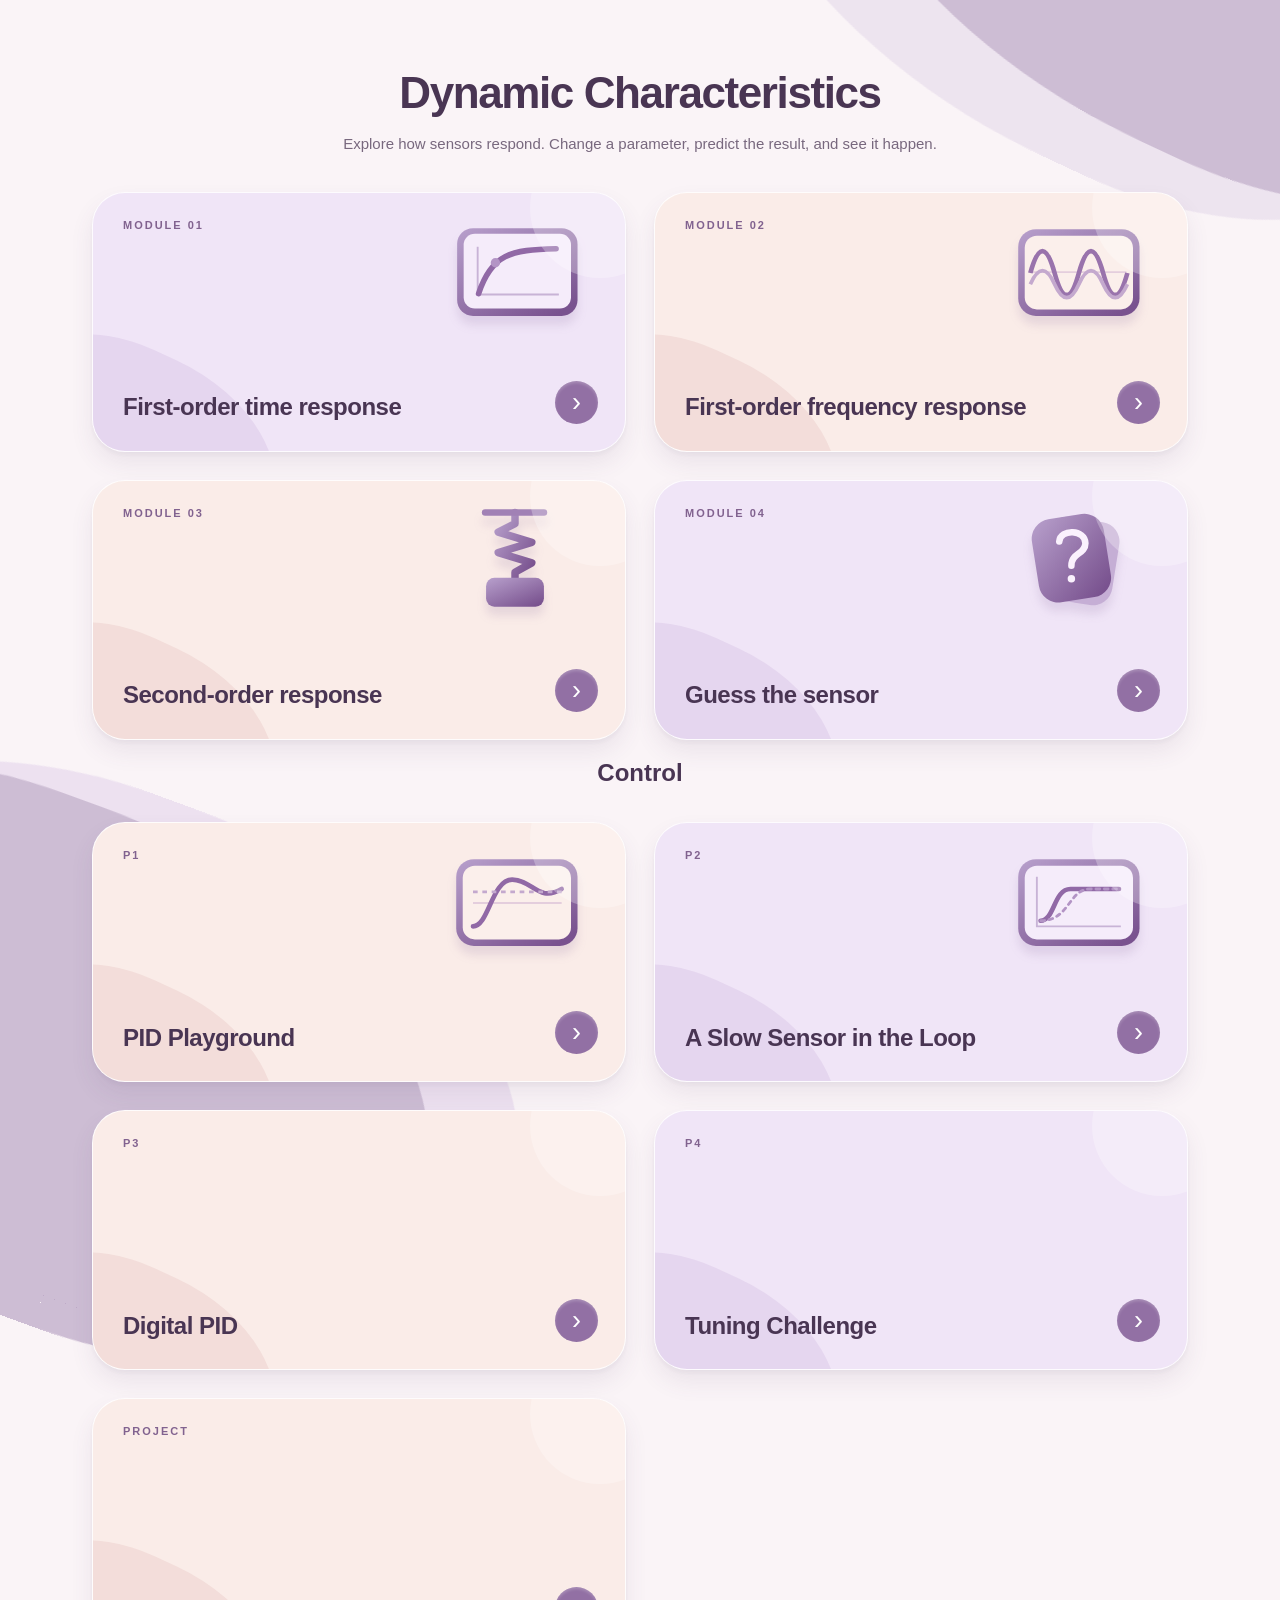
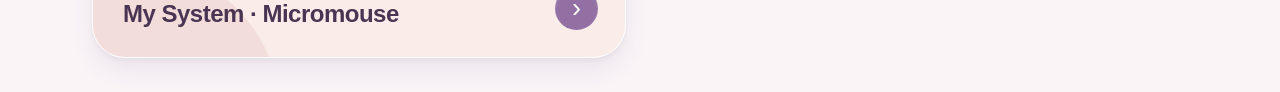
<file: index.html>
<!DOCTYPE html>
<html lang="en">
<head>
  <meta charset="UTF-8">
  <meta name="viewport" content="width=device-width, initial-scale=1">
  <title>Dynamic Characteristics · T23</title>
  <link rel="stylesheet" href="style.css">
</head>

<body>
  <!-- Shared gradient used by the SVG illustrations -->
  <svg width="0" height="0" style="position: absolute;" aria-hidden="true">
    <defs>
      <linearGradient id="purple" x2="0.8" y2="1">
        <stop stop-color="#b8a0cc" />
        <stop offset="1" stop-color="#79528f" />
      </linearGradient>
    </defs>
  </svg>

  <main>
    <header>
      <h1>Dynamic Characteristics</h1>
      <p class="intro">
        Explore how sensors respond. Change a parameter,
        predict the result, and see it happen.
      </p>
    </header>

    <!-- Links to the four modules -->
    <div class="modules-grid">
      <a class="module-card" href="module1.html">
        <span class="module-number">MODULE 01</span>

        <svg class="module-icon" viewBox="0 0 160 120" aria-hidden="true">
          <rect x="18" y="12" width="129" height="94" rx="17" fill="url(#purple)" />
          <rect x="25" y="18" width="115" height="80" rx="12" fill="#f5ecfa" />
          <path d="M40 32 V83 H127" fill="none" stroke="#c8b3d6" stroke-width="2" />
          <path
            d="M41 82 C55 40 75 35 124 34"
            fill="none"
            stroke="#9169a6"
            stroke-width="6"
            stroke-linecap="round"
          />
          <circle cx="59" cy="49" r="5" fill="#b394c5" />
        </svg>

        <h2>First-order time response</h2>
        <span class="arrow" aria-hidden="true">›</span>
      </a>

      <a class="module-card pink-card" href="module2.html">
        <span class="module-number">MODULE 02</span>

        <svg class="module-icon" viewBox="0 0 160 120" aria-hidden="true">
          <rect x="17" y="13" width="130" height="93" rx="19" fill="url(#purple)" />
          <rect x="24" y="20" width="116" height="79" rx="13" fill="#fbefeb" />
          <path d="M30 59 H133" stroke="#e4cedd" stroke-width="2" />
          <path
            d="M30 60 Q43 13 56 60 T82 60 T108 60 T134 60"
            fill="none"
            stroke="#9973ac"
            stroke-width="5"
          />
          <path
            d="M30 72 Q43 43 56 72 T82 72 T108 72 T134 72"
            fill="none"
            stroke="#c4a9ce"
            stroke-width="4"
          />
        </svg>

        <h2>First-order frequency response</h2>
        <span class="arrow" aria-hidden="true">›</span>
      </a>

      <a class="module-card pink-card" href="module3.html">
        <span class="module-number">MODULE 03</span>

        <svg class="module-icon" viewBox="0 0 160 120" aria-hidden="true">
          <path
            d="M80 8 V20 L62 29 L98 40 L62 51 L98 62 L80 72 V82"
            fill="none"
            stroke="url(#purple)"
            stroke-width="8"
            stroke-linecap="round"
            stroke-linejoin="round"
          />
          <rect x="49" y="78" width="62" height="31" rx="9" fill="url(#purple)" />
          <path d="M48 8 H111" stroke="#a181b5" stroke-width="7" stroke-linecap="round" />
        </svg>

        <h2>Second-order response</h2>
        <span class="arrow" aria-hidden="true">›</span>
      </a>

      <a class="module-card" href="module4.html">
        <span class="module-number">MODULE 04</span>

        <svg class="module-icon" viewBox="0 0 160 120" aria-hidden="true">
          <rect
            x="44" y="15" width="78" height="90" rx="21"
            transform="rotate(9 83 60)"
            fill="#c5aed5"
          />
          <rect
            x="35" y="12" width="78" height="90" rx="21"
            transform="rotate(-9 74 57)"
            fill="url(#purple)"
          />
          <path
            d="M61 39 C62 25 89 26 89 41 C89 53 74 51 74 65"
            fill="none"
            stroke="#faf1fd"
            stroke-width="7"
            stroke-linecap="round"
          />
          <circle cx="74" cy="79" r="4" fill="#faf1fd" />
        </svg>

        <h2>Guess the sensor</h2>
        <span class="arrow" aria-hidden="true">›</span>
      </a>
    </div>
    <section id="control" aria-labelledby="control-heading">
      <header><h2 id="control-heading">Control</h2></header>
      
   <div class="modules-grid">
      
<a class="module-card pink-card" href="control-p1.html">
  <span class="module-number">P1</span>

  <svg class="module-icon" viewBox="0 0 160 120"
       aria-hidden="true">
    <rect x="17" y="13" width="130" height="93"
          rx="19" fill="url(#purple)" />

    <rect x="24" y="20" width="116" height="79"
          rx="13" fill="#fbefeb" />

    <path d="M35 60 H130"
          stroke="#e4cedd" stroke-width="2" />

    <path d="M35 85 C52 85 55 35 77 35
             S105 60 130 45"
          fill="none"
          stroke="#9169a6"
          stroke-width="5"
          stroke-linecap="round" />

    <path d="M35 48 H130"
          fill="none"
          stroke="#c4a9ce"
          stroke-width="3"
          stroke-dasharray="5 5" />
  </svg>

  <h2>PID Playground</h2>
  <span class="arrow" aria-hidden="true">›</span>
</a>

      
        <a class="module-card" href="p2.html">
          <span class="module-number">P2</span>
          <svg class="module-icon" viewBox="0 0 160 120" aria-hidden="true">
            <rect x="17" y="13" width="130" height="93" rx="19" fill="url(#purple)" />
            <rect x="24" y="20" width="116" height="79" rx="13" fill="#f5ecfa" />
            <path d="M37 32 V85 H127" fill="none" stroke="#c8b3d6" stroke-width="2" />
            <path d="M41 79 C56 79 55 45 73 45 H125" fill="none" stroke="#9169a6" stroke-width="5" stroke-linecap="round" />
            <path d="M41 79 C72 79 71 45 94 45 H125" fill="none" stroke="#b394c5" stroke-width="3" stroke-linecap="round" stroke-dasharray="4 5" />
          </svg>

          <h2>A Slow Sensor in the Loop</h2>
          <span class="arrow" aria-hidden="true">›</span>
        </a>
          <a class="module-card pink-card" href="control-p3.html">
          <span class="module-number">P3</span>
          <h2>Digital PID</h2>
          <span class="arrow" aria-hidden="true">›</span>
        </a>
          <a class="module-card" href="control-p4.html">
          <span class="module-number">P4</span>
          <h2>Tuning Challenge</h2>
          <span class="arrow" aria-hidden="true">›</span>
        </a>
          <a class="module-card pink-card" href="my-system.html">
          <span class="module-number">PROJECT</span>
          <h2>My System · Micromouse</h2>
          <span class="arrow" aria-hidden="true">›</span>
        </a>
      </div>
    </section>
  </main>
</body>
</html>
</file>
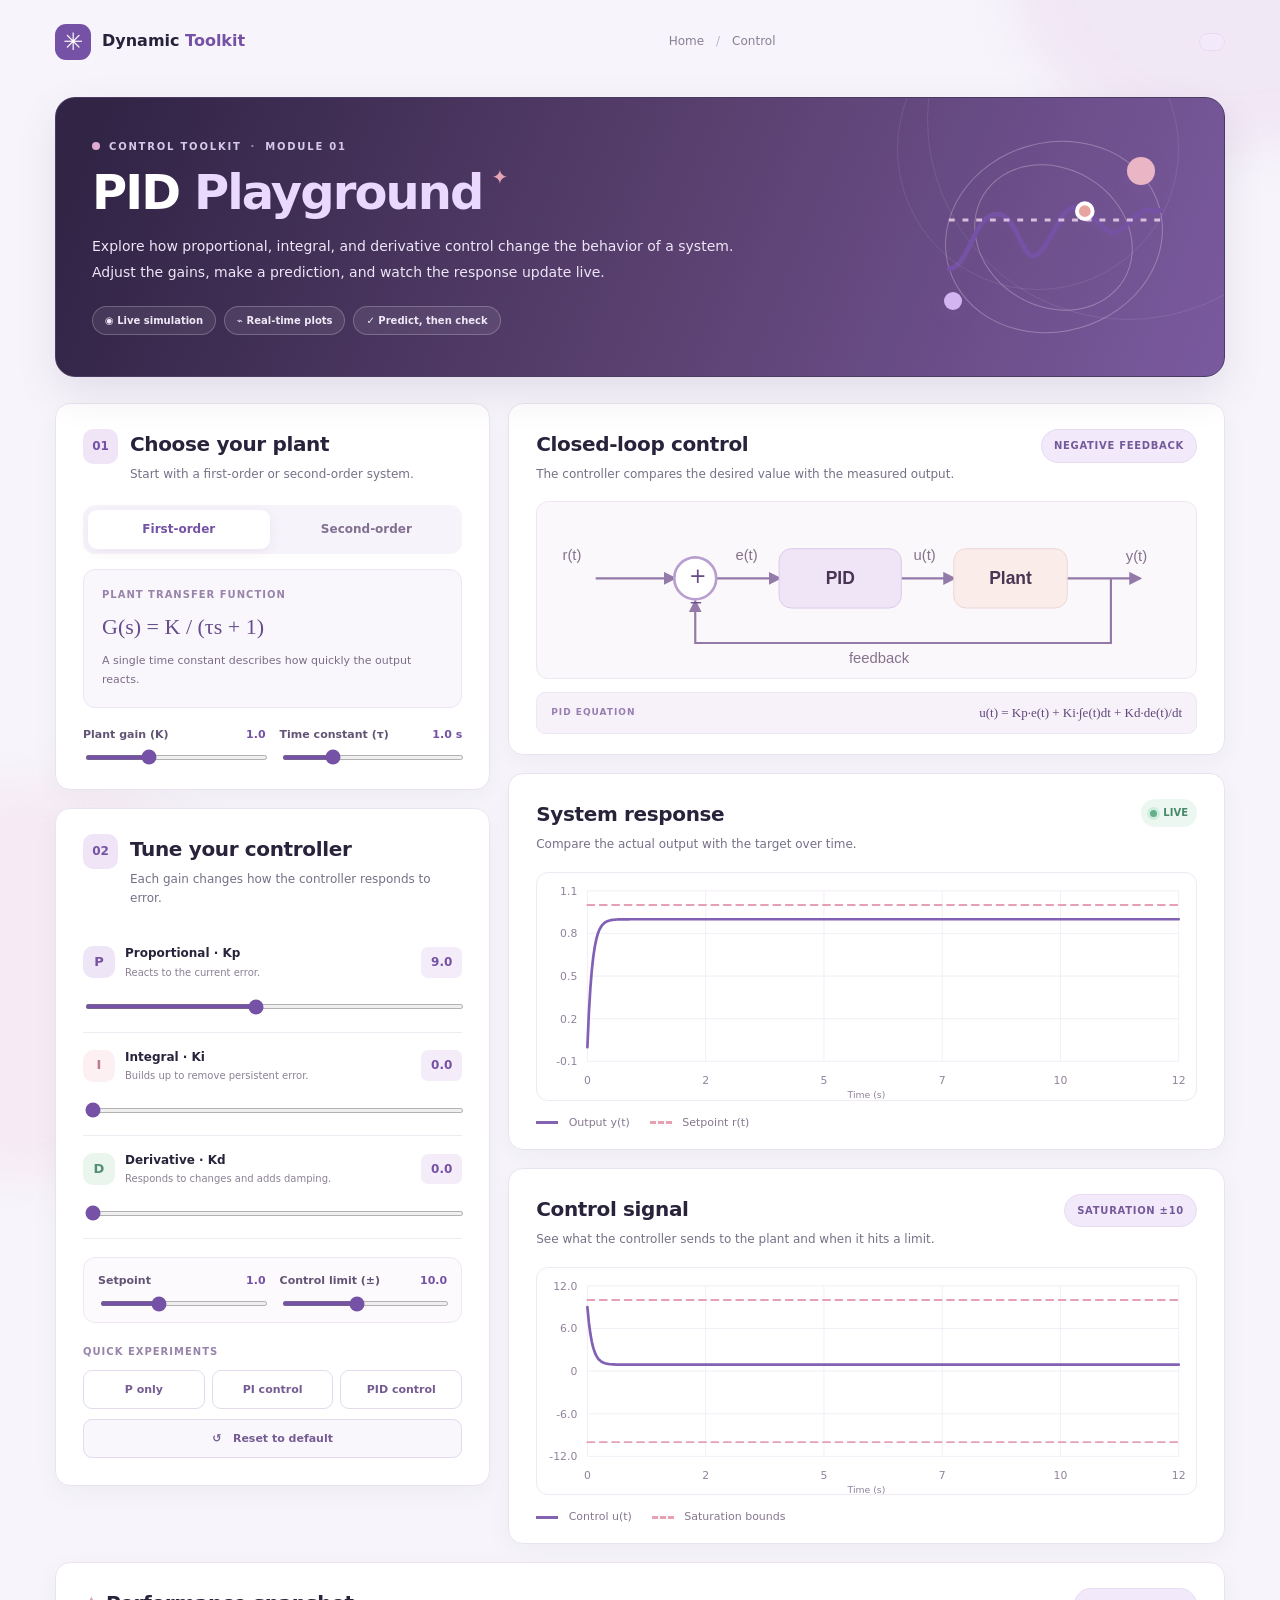
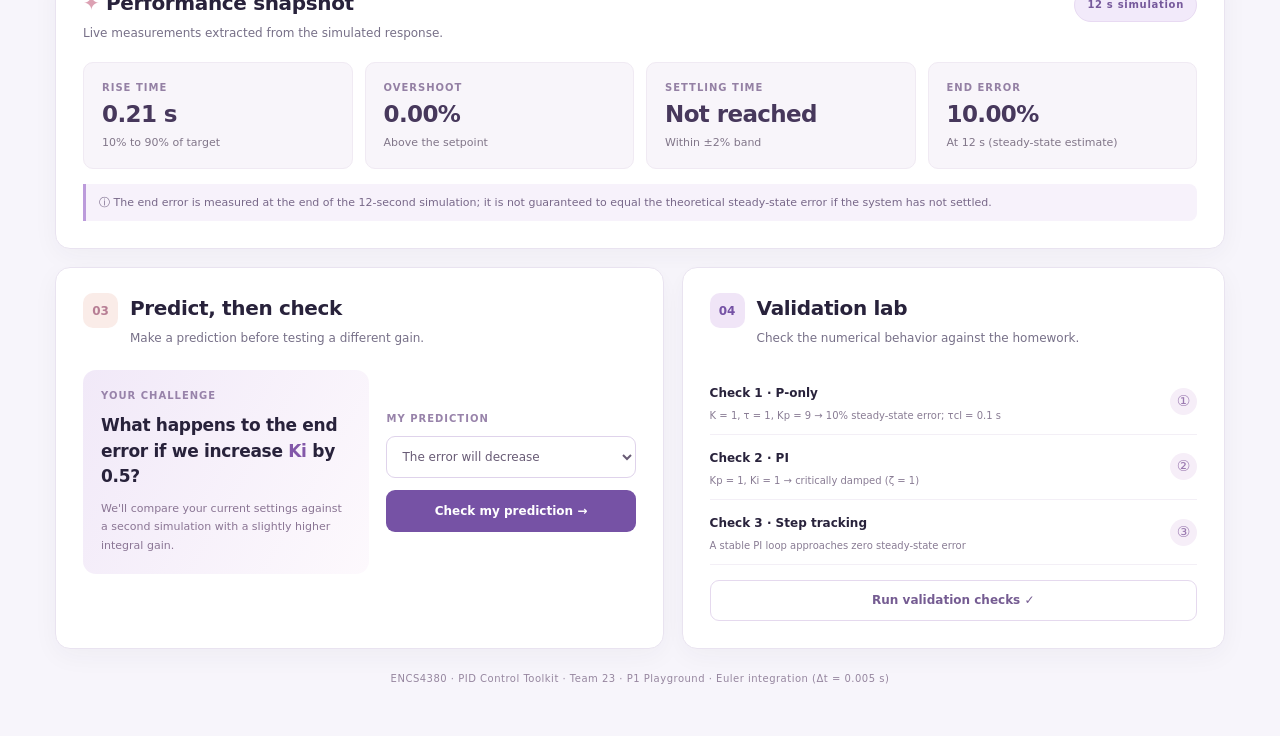
<file: control-p1.html>
<!DOCTYPE html>
<html lang="en">
<head>
  <meta charset="UTF-8" />
  <meta name="viewport" content="width=device-width, initial-scale=1.0" />
  <meta name="description" content="P1 PID Playground — ENCS4380 Control Toolkit" />
  <title>PID Playground | ENCS4380 Control Toolkit</title>
  <link rel="stylesheet" href="control-p1.css" />
  <script defer src="control-p1.js"></script>
</head>
<body>
  <div class="ambient ambient-one" aria-hidden="true"></div>
  <div class="ambient ambient-two" aria-hidden="true"></div>
  <div class="page-shell">
    <nav class="nav-bar" aria-label="Page navigation">
      <a class="brand" href="index.html"><span class="brand-mark">✳</span><span>Dynamic <b>Toolkit</b></span></a>
      <div class="nav-links">
      <a href="index.html">Home</a>
      <span class="nav-arrow">/</span>
      <a href="control.html">Control</a>
</div>
      <span class="course-pill"></span>
    </nav>
    <header class="hero">
      <div class="hero-copy">
        <div class="eyebrow"><span class="eyebrow-dot"></span> CONTROL TOOLKIT <span class="little-separator">·</span> MODULE 01</div>
        <h1>PID <span>Playground</span><span class="tiny-spark">✦</span></h1>
        <p>Explore how proportional, integral, and derivative control change the behavior of a system. Adjust the gains, make a prediction, and watch the response update live.</p>
        <div class="hero-pills"><span>◉ Live simulation</span><span>⌁ Real-time plots</span><span>✓ Predict, then check</span></div>
      </div>
      <div class="hero-illustration" aria-hidden="true">
        <div class="orbit orbit-large"></div><div class="orbit orbit-small"></div><div class="orb orb-one"></div><div class="orb orb-two"></div>
        <svg viewBox="0 0 230 130" class="hero-signal"><path d="M8 98 C30 96 33 42 57 42 S83 102 102 80 S124 24 147 39 S170 73 192 51 S210 42 225 38" fill="none" stroke="#7652a5" stroke-width="5" stroke-linecap="round"/><path d="M8 48 H225" fill="none" stroke="#d8bedc" stroke-width="3" stroke-dasharray="6 8"/><circle cx="147" cy="39" r="8" fill="#e6a5a1" stroke="#fff" stroke-width="4"/></svg>
      </div>
    </header>

    <main>
      <section class="main-grid" aria-label="Interactive PID settings and plots">
        <div class="settings-column">
          <div class="panel control-panel">
            <div class="section-heading"><span class="section-num">01</span><div><h2>Choose your plant</h2><p>Start with a first-order or second-order system.</p></div></div>
            <div class="toggle-tabs" role="group" aria-label="Plant type"><button class="tab active" type="button" data-plant="first">First-order</button><button class="tab" type="button" data-plant="second">Second-order</button></div>
            <div class="formula-card"><small>PLANT TRANSFER FUNCTION</small><div id="plantFormula" class="math-line">G(s) = K / (τs + 1)</div><p id="plantDescription">A single time constant describes how quickly the output reacts.</p></div>
            <div id="firstInputs" class="parameter-grid"><label class="range-control"><span>Plant gain (K) <output id="KValue">1.0</output></span><input type="range" id="K" min="0.5" max="2" step="0.1" value="1" /></label><label class="range-control"><span>Time constant (τ) <output id="tauValue">1.0 s</output></span><input type="range" id="tau" min="0.3" max="3" step="0.1" value="1" /></label></div>
            <div id="secondInputs" class="parameter-grid hidden"><label class="range-control"><span>Mass (m) <output id="mValue">1.0</output></span><input type="range" id="m" min="0.5" max="4" step="0.1" value="1" /></label><label class="range-control"><span>Damping (b) <output id="bValue">2.0</output></span><input type="range" id="b" min="0.2" max="6" step="0.1" value="2" /></label><label class="range-control"><span>Stiffness (k) <output id="kValue">1.0</output></span><input type="range" id="k" min="0.5" max="5" step="0.1" value="1" /></label></div>
          </div>

          <div class="panel control-panel">
            <div class="section-heading"><span class="section-num">02</span><div><h2>Tune your controller</h2><p>Each gain changes how the controller responds to error.</p></div></div>
            <div class="gain-block"><label for="kp"><span class="gain-icon">P</span><span class="gain-label"><b>Proportional · Kp</b><small>Reacts to the current error.</small></span><output id="kpValue" class="gain-value">9.0</output></label><input id="kp" type="range" min="0" max="20" step="0.5" value="9" /></div>
            <div class="gain-block"><label for="ki"><span class="gain-icon pink">I</span><span class="gain-label"><b>Integral · Ki</b><small>Builds up to remove persistent error.</small></span><output id="kiValue" class="gain-value">0.0</output></label><input id="ki" type="range" min="0" max="8" step="0.5" value="0" /></div>
            <div class="gain-block"><label for="kd"><span class="gain-icon sage">D</span><span class="gain-label"><b>Derivative · Kd</b><small>Responds to changes and adds damping.</small></span><output id="kdValue" class="gain-value">0.0</output></label><input id="kd" type="range" min="0" max="8" step="0.5" value="0" /></div>
            <div class="parameter-grid compact"><label class="range-control"><span>Setpoint <output id="spValue">1.0</output></span><input type="range" id="sp" min="0.5" max="2" step="0.1" value="1" /></label><label class="range-control"><span>Control limit (±) <output id="limitValue">10.0</output></span><input type="range" id="limit" min="2" max="20" step="1" value="10" /></label></div>
            <div class="preset-section"><small>QUICK EXPERIMENTS</small><div class="button-row"><button type="button" class="subtle-btn" data-preset="p">P only</button><button type="button" class="subtle-btn" data-preset="pi">PI control</button><button type="button" class="subtle-btn" data-preset="pid">PID control</button></div></div>
            <button id="resetButton" type="button" class="reset-button">↺ &nbsp; Reset to default</button>
          </div>
        </div>

        <div class="analysis-column">
          <div class="panel diagram-panel">
            <div class="topline"><div><h2>Closed-loop control</h2><p>The controller compares the desired value with the measured output.</p></div><span class="info-chip">NEGATIVE FEEDBACK</span></div>
            <div class="block-diagram-wrap"><svg viewBox="0 0 720 190" role="img" aria-label="Setpoint goes to summing junction; the error goes through PID and the plant; output feeds back negatively to the summing junction."><defs><marker id="arrow" viewBox="0 0 10 10" refX="8" refY="5" markerWidth="6" markerHeight="6" orient="auto-start-reverse"><path d="M 0 0 L 10 5 L 0 10 z" fill="#937aa9"/></marker></defs><g fill="none" stroke="#937aa9" stroke-width="2.5" marker-end="url(#arrow)"><path d="M50 76 H140"/><path d="M186 76 H260"/><path d="M400 76 H460"/><path d="M590 76 H673"/><path d="M640 76 V150 H164 V103"/></g><circle cx="164" cy="76" r="24" fill="#fff" stroke="#b99fcf" stroke-width="3"/><text x="157" y="81" fill="#684d84" font-size="24">+</text><text x="157" y="110" fill="#684d84" font-size="19">−</text><rect x="260" y="42" width="140" height="68" rx="14" fill="#f0e5f7" stroke="#d9c4e9"/><rect x="460" y="42" width="130" height="68" rx="14" fill="#faece8" stroke="#ead1d5"/><g font-family="Segoe UI, Arial" fill="#493553" font-size="20" text-anchor="middle" font-weight="700"><text x="330" y="82">PID</text><text x="525" y="82">Plant</text></g><g fill="#85728d" font-size="17" font-family="Segoe UI, Arial"><text x="12" y="55">r(t)</text><text x="210" y="55">e(t)</text><text x="414" y="55">u(t)</text><text x="657" y="56">y(t)</text><text x="340" y="173">feedback</text></g></svg></div>
            <div class="equation"><span class="equation-label">PID EQUATION</span><span>u(t) = Kp·e(t) + Ki·∫e(t)dt + Kd·de(t)/dt</span></div>
          </div>

          <div class="panel plot-panel"><div class="topline"><div><h2>System response</h2><p>Compare the actual output with the target over time.</p></div><span class="live-pill"><span class="pulse"></span> LIVE</span></div><div class="plot-container" id="responsePlot"></div><div class="chart-legend"><span><i class="key purple"></i> Output y(t)</span><span><i class="key pink dashed"></i> Setpoint r(t)</span></div></div>
          <div class="panel plot-panel"><div class="topline"><div><h2>Control signal</h2><p>See what the controller sends to the plant and when it hits a limit.</p></div><span class="info-chip">SATURATION ±<span id="limitChip">10</span></span></div><div class="plot-container compact-plot" id="controlPlot"></div><div class="chart-legend"><span><i class="key purple"></i> Control u(t)</span><span><i class="key pink dashed"></i> Saturation bounds</span></div></div>
        </div>
      </section>

      <section class="panel metrics-panel"><div class="topline"><div><h2><span class="inline-spark">✦</span> Performance snapshot</h2><p>Live measurements extracted from the simulated response.</p></div><span class="info-chip">12 s simulation</span></div><div class="metrics-grid"><div class="metric"><small>RISE TIME</small><strong id="riseMetric">—</strong><span>10% to 90% of target</span></div><div class="metric"><small>OVERSHOOT</small><strong id="overshootMetric">—</strong><span>Above the setpoint</span></div><div class="metric"><small>SETTLING TIME</small><strong id="settlingMetric">—</strong><span>Within ±2% band</span></div><div class="metric"><small>END ERROR</small><strong id="errorMetric">—</strong><span>At 12 s (steady-state estimate)</span></div></div><p class="explain-note">ⓘ The end error is measured at the end of the 12-second simulation; it is not guaranteed to equal the theoretical steady-state error if the system has not settled.</p></section>

      <section class="lower-grid">
        <div class="panel lesson-panel"><div class="section-heading"><span class="section-num blush">03</span><div><h2>Predict, then check</h2><p>Make a prediction before testing a different gain.</p></div></div><div class="predict-inner"><div><span class="mini-label">YOUR CHALLENGE</span><h3>What happens to the end error if we increase <span>Ki</span> by 0.5?</h3><p>We'll compare your current settings against a second simulation with a slightly higher integral gain.</p></div><div><label class="select-label" for="prediction">MY PREDICTION</label><select id="prediction"><option value="decrease">The error will decrease</option><option value="increase">The error will increase</option><option value="same">It will stay almost the same</option></select><button class="primary-button" id="checkPrediction" type="button">Check my prediction →</button></div></div><div id="predictionResult" class="prediction-result hidden" aria-live="polite"></div></div>
        <div class="panel validation-panel"><div class="section-heading"><span class="section-num">04</span><div><h2>Validation lab</h2><p>Check the numerical behavior against the homework.</p></div></div><div class="validation-case"><div><b>Check 1 · P-only</b><p>K = 1, τ = 1, Kp = 9 → 10% steady-state error; τcl = 0.1 s</p></div><span>①</span></div><div class="validation-case"><div><b>Check 2 · PI</b><p>Kp = 1, Ki = 1 → critically damped (ζ = 1)</p></div><span>②</span></div><div class="validation-case"><div><b>Check 3 · Step tracking</b><p>A stable PI loop approaches zero steady-state error</p></div><span>③</span></div><button class="outline-button" id="runValidation" type="button">Run validation checks ✓</button><div id="validationResult" class="validation-result hidden" aria-live="polite"></div></div>
      </section>
      <p class="page-footnote">ENCS4380 · PID Control Toolkit · Team 23 · P1 Playground · Euler integration (Δt = 0.005 s)</p>
    </main>
  </div>
</body>
</html>
</file>
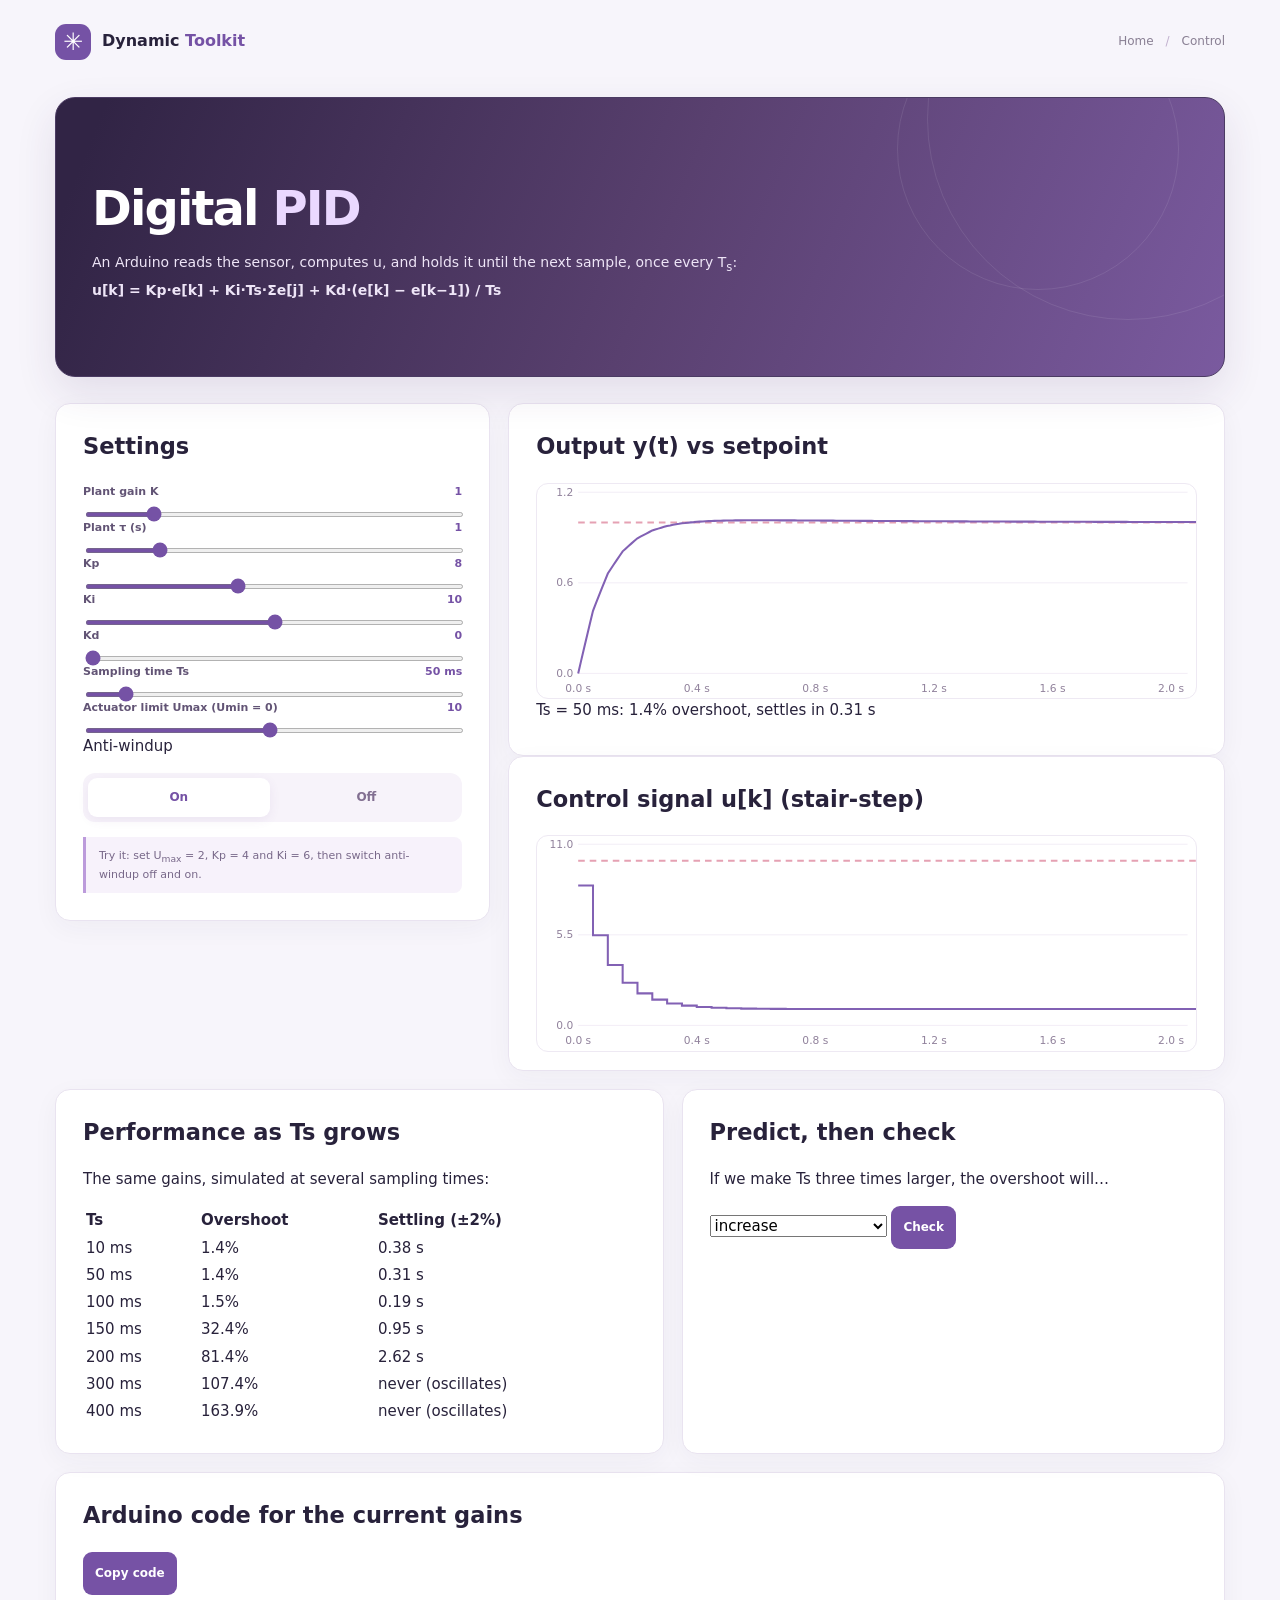
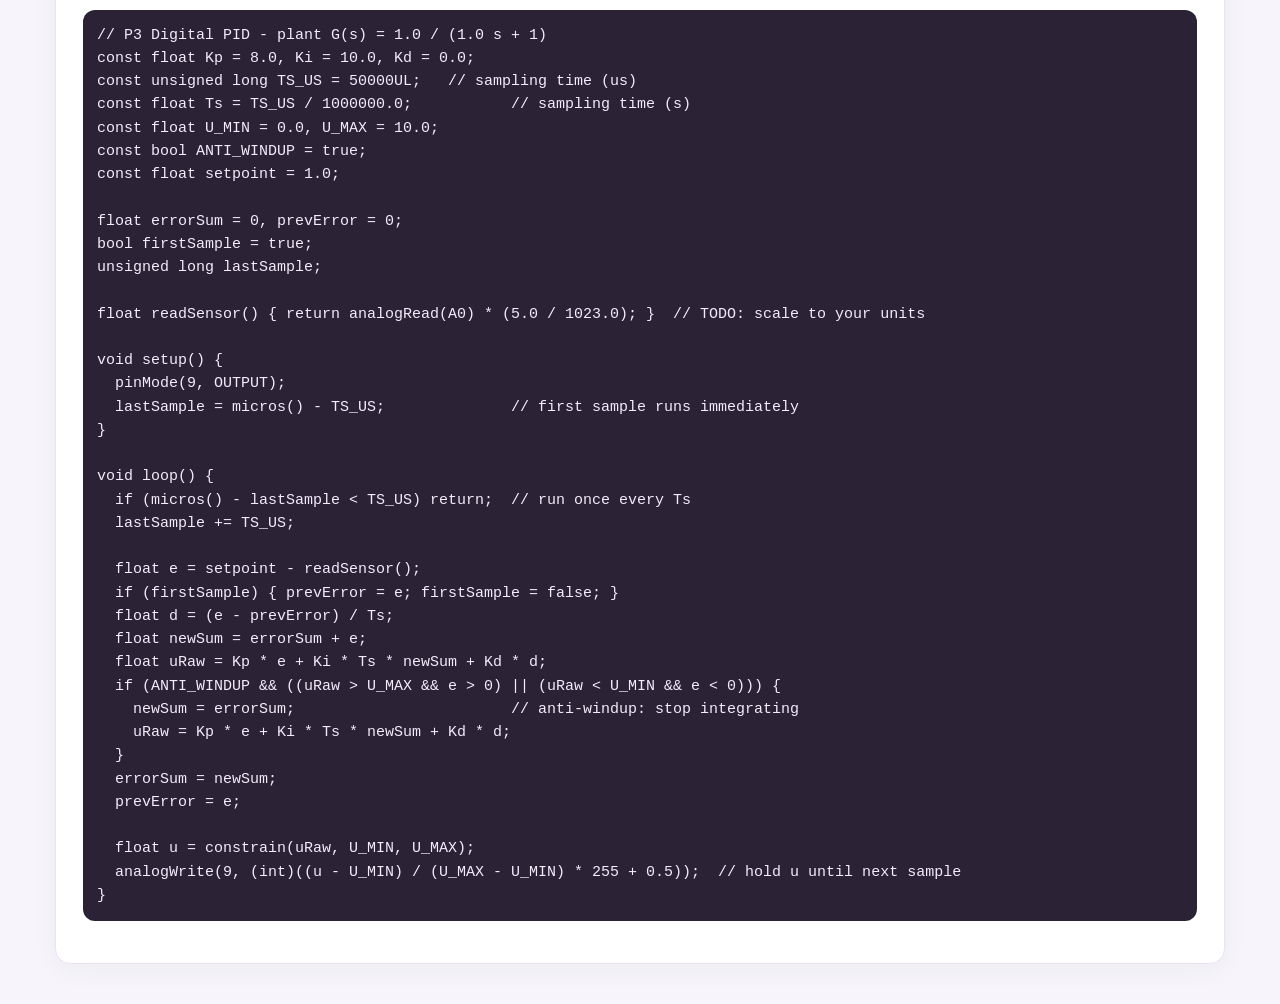
<file: control-p3.html>
<!DOCTYPE html>
<html lang="en">
<head>
  <meta charset="UTF-8" />
  <meta name="viewport" content="width=device-width, initial-scale=1.0" />
  <title>P3 Digital PID | ENCS4380 Control Toolkit</title>
  <link rel="stylesheet" href="control-p1.css" />
  <script defer src="control-p3.js"></script>
</head>
<body>
  <div class="page-shell">
    <nav class="nav-bar"><a class="brand" href="index.html"><span class="brand-mark">✳</span><span>Dynamic <b>Toolkit</b></span></a>
      <div class="nav-links"><a href="index.html">Home</a><span class="nav-arrow">/</span><a href="index.html#control">Control</a></div></nav>

    <header class="hero"><div class="hero-copy">
      <h1>Digital <span>PID</span></h1>
      <p>An Arduino reads the sensor, computes u, and holds it until the next sample, once every T<sub>s</sub>:
        <br><b>u[k] = Kp·e[k] + Ki·Ts·Σe[j] + Kd·(e[k] − e[k−1]) / Ts</b></p>
    </div></header>

    <main>
      <section class="main-grid">
        <div class="panel">
          <h2>Settings</h2>
          <label class="range-control"><span>Plant gain K <output id="KOut"></output></span><input type="range" id="K" min="0.2" max="5" step="0.1" value="1" /></label>
          <label class="range-control"><span>Plant τ (s) <output id="tauOut"></output></span><input type="range" id="tau" min="0.1" max="5" step="0.05" value="1" /></label>
          <label class="range-control"><span>Kp <output id="kpOut"></output></span><input type="range" id="kp" min="0" max="20" step="0.5" value="8" /></label>
          <label class="range-control"><span>Ki <output id="kiOut"></output></span><input type="range" id="ki" min="0" max="20" step="0.5" value="10" /></label>
          <label class="range-control"><span>Kd <output id="kdOut"></output></span><input type="range" id="kd" min="0" max="2" step="0.05" value="0" /></label>
          <label class="range-control"><span>Sampling time Ts <output id="TsOut"></output></span><input type="range" id="Ts" min="0.005" max="0.5" step="0.005" value="0.05" /></label>
          <label class="range-control"><span>Actuator limit Umax (Umin = 0) <output id="uMaxOut"></output></span><input type="range" id="uMax" min="0.5" max="20" step="0.5" value="10" /></label>
          <p>Anti-windup</p>
          <div class="toggle-tabs"><button class="tab active" type="button" data-aw="on">On</button><button class="tab" type="button" data-aw="off">Off</button></div>
          <p class="explain-note">Try it: set U<sub>max</sub> = 2, Kp = 4 and Ki = 6, then switch anti-windup off and on.</p>
        </div>

        <div>
          <div class="panel plot-panel"><h2>Output y(t) vs setpoint</h2><div class="plot-container" id="yPlot"></div><p id="metrics"></p></div>
          <div class="panel plot-panel"><h2>Control signal u[k] (stair-step)</h2><div class="plot-container" id="uPlot"></div></div>
        </div>
      </section>

      <section class="lower-grid">
        <div class="panel"><h2>Performance as Ts grows</h2>
          <p>The same gains, simulated at several sampling times:</p>
          <table style="width:100%;text-align:left"><thead><tr><th>Ts</th><th>Overshoot</th><th>Settling (±2%)</th></tr></thead><tbody id="sweep"></tbody></table>
        </div>
        <div class="panel"><h2>Predict, then check</h2>
          <p>If we make Ts three times larger, the overshoot will…</p>
          <select id="prediction"><option value="increase">increase</option><option value="decrease">decrease</option><option value="same">stay about the same</option></select>
          <button class="primary-button" id="check" type="button">Check</button>
          <p id="result"></p>
        </div>
      </section>

      <section class="panel" style="margin-top:18px"><h2>Arduino code for the current gains</h2>
        <button class="primary-button" id="copy" type="button" style="width:auto">Copy code</button>
        <pre style="background:#2b2236;color:#f3ecfa;padding:14px;border-radius:12px;overflow:auto"><code id="code"></code></pre>
      </section>
    </main>
  </div>
</body>
</html>
</file>
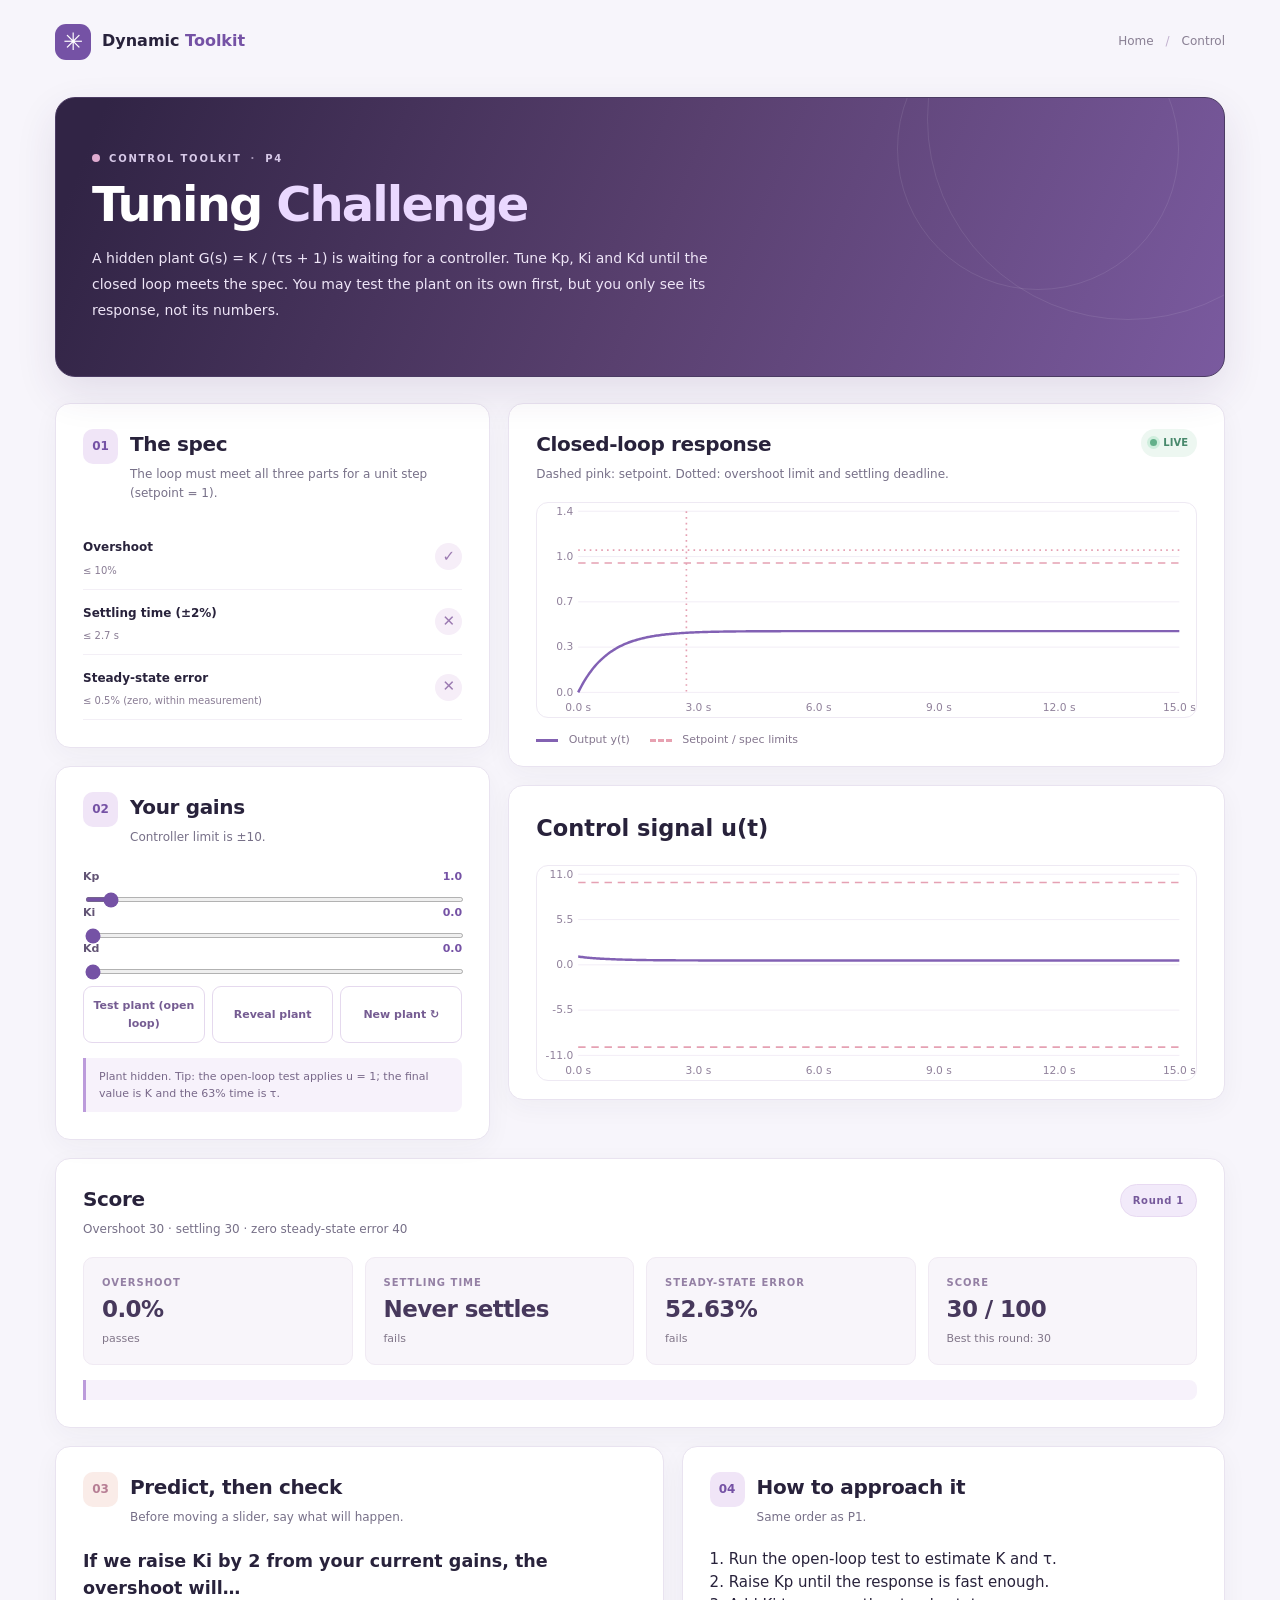
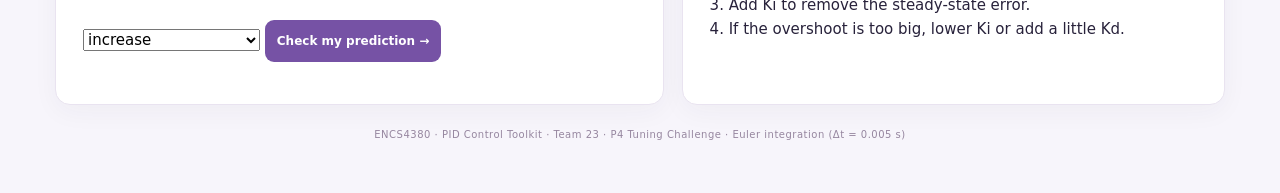
<file: control-p4.html>
<!DOCTYPE html>
<html lang="en">
<head>
  <meta charset="UTF-8" />
  <meta name="viewport" content="width=device-width, initial-scale=1.0" />
  <title>P4 Tuning Challenge | ENCS4380 Control Toolkit</title>
  <link rel="stylesheet" href="control-p1.css" />
  <script defer src="control-p4.js"></script>
</head>
<body>
  <div class="page-shell">
    <nav class="nav-bar"><a class="brand" href="index.html"><span class="brand-mark">✳</span><span>Dynamic <b>Toolkit</b></span></a>
      <div class="nav-links"><a href="index.html">Home</a><span class="nav-arrow">/</span><a href="index.html#control">Control</a></div></nav>

    <header class="hero"><div class="hero-copy">
      <div class="eyebrow"><span class="eyebrow-dot"></span> CONTROL TOOLKIT <span class="little-separator">·</span> P4</div>
      <h1>Tuning <span>Challenge</span></h1>
      <p>A hidden plant G(s) = K / (τs + 1) is waiting for a controller. Tune Kp, Ki and Kd until the closed loop meets the spec. You may test the plant on its own first, but you only see its response, not its numbers.</p>
    </div></header>

    <main>
      <section class="main-grid">
        <div class="settings-column">
          <div class="panel control-panel">
            <div class="section-heading"><span class="section-num">01</span><div><h2>The spec</h2><p>The loop must meet all three parts for a unit step (setpoint = 1).</p></div></div>
            <div class="validation-case"><div><b>Overshoot</b><p id="specOs"></p></div><span id="badgeOs">–</span></div>
            <div class="validation-case"><div><b>Settling time (±2%)</b><p id="specTs"></p></div><span id="badgeTs">–</span></div>
            <div class="validation-case"><div><b>Steady-state error</b><p id="specErr"></p></div><span id="badgeErr">–</span></div>
          </div>

          <div class="panel control-panel">
            <div class="section-heading"><span class="section-num">02</span><div><h2>Your gains</h2><p>Controller limit is ±10.</p></div></div>
            <label class="range-control"><span>Kp <output id="kpOut"></output></span><input type="range" id="kp" min="0" max="20" step="0.5" value="1" /></label>
            <label class="range-control"><span>Ki <output id="kiOut"></output></span><input type="range" id="ki" min="0" max="20" step="0.5" value="0" /></label>
            <label class="range-control"><span>Kd <output id="kdOut"></output></span><input type="range" id="kd" min="0" max="5" step="0.1" value="0" /></label>
            <div class="button-row">
              <button type="button" class="subtle-btn" id="openLoop">Test plant (open loop)</button>
              <button type="button" class="subtle-btn" id="reveal">Reveal plant</button>
              <button type="button" class="subtle-btn" id="newPlant">New plant ↻</button>
            </div>
            <p class="explain-note" id="plantInfo">Plant hidden. Tip: the open-loop test applies u = 1; the final value is K and the 63% time is τ.</p>
          </div>
        </div>

        <div class="analysis-column">
          <div class="panel plot-panel">
            <div class="topline"><div><h2 id="plotTitle">Closed-loop response</h2><p>Dashed pink: setpoint. Dotted: overshoot limit and settling deadline.</p></div><span class="live-pill"><span class="pulse"></span> LIVE</span></div>
            <div class="plot-container" id="yPlot"></div>
            <div class="chart-legend"><span><i class="key purple"></i> Output y(t)</span><span><i class="key pink dashed"></i> Setpoint / spec limits</span></div>
          </div>
          <div class="panel plot-panel"><h2>Control signal u(t)</h2><div class="plot-container" id="uPlot"></div></div>
        </div>
      </section>

      <section class="panel metrics-panel">
        <div class="topline"><div><h2>Score</h2><p>Overshoot 30 · settling 30 · zero steady-state error 40</p></div><span class="info-chip" id="roundChip">Round 1</span></div>
        <div class="metrics-grid">
          <div class="metric"><small>OVERSHOOT</small><strong id="mOs">—</strong><span id="vOs"></span></div>
          <div class="metric"><small>SETTLING TIME</small><strong id="mTs">—</strong><span id="vTs"></span></div>
          <div class="metric"><small>STEADY-STATE ERROR</small><strong id="mErr">—</strong><span id="vErr"></span></div>
          <div class="metric"><small>SCORE</small><strong id="mScore">—</strong><span id="vScore"></span></div>
        </div>
        <p class="explain-note" id="sessionNote"></p>
      </section>

      <section class="lower-grid">
        <div class="panel lesson-panel"><div class="section-heading"><span class="section-num blush">03</span><div><h2>Predict, then check</h2><p>Before moving a slider, say what will happen.</p></div></div>
          <h3>If we raise Ki by 2 from your current gains, the overshoot will…</h3>
          <select id="prediction"><option value="increase">increase</option><option value="decrease">decrease</option><option value="same">stay about the same</option></select>
          <button class="primary-button" id="check" type="button">Check my prediction →</button>
          <p id="predictionResult"></p></div>
        <div class="panel"><div class="section-heading"><span class="section-num">04</span><div><h2>How to approach it</h2><p>Same order as P1.</p></div></div>
          <p>1. Run the open-loop test to estimate K and τ.<br>2. Raise Kp until the response is fast enough.<br>3. Add Ki to remove the steady-state error.<br>4. If the overshoot is too big, lower Ki or add a little Kd.</p></div>
      </section>
      <p class="page-footnote">ENCS4380 · PID Control Toolkit · Team 23 · P4 Tuning Challenge · Euler integration (Δt = 0.005 s)</p>
    </main>
  </div>
</body>
</html>
</file>
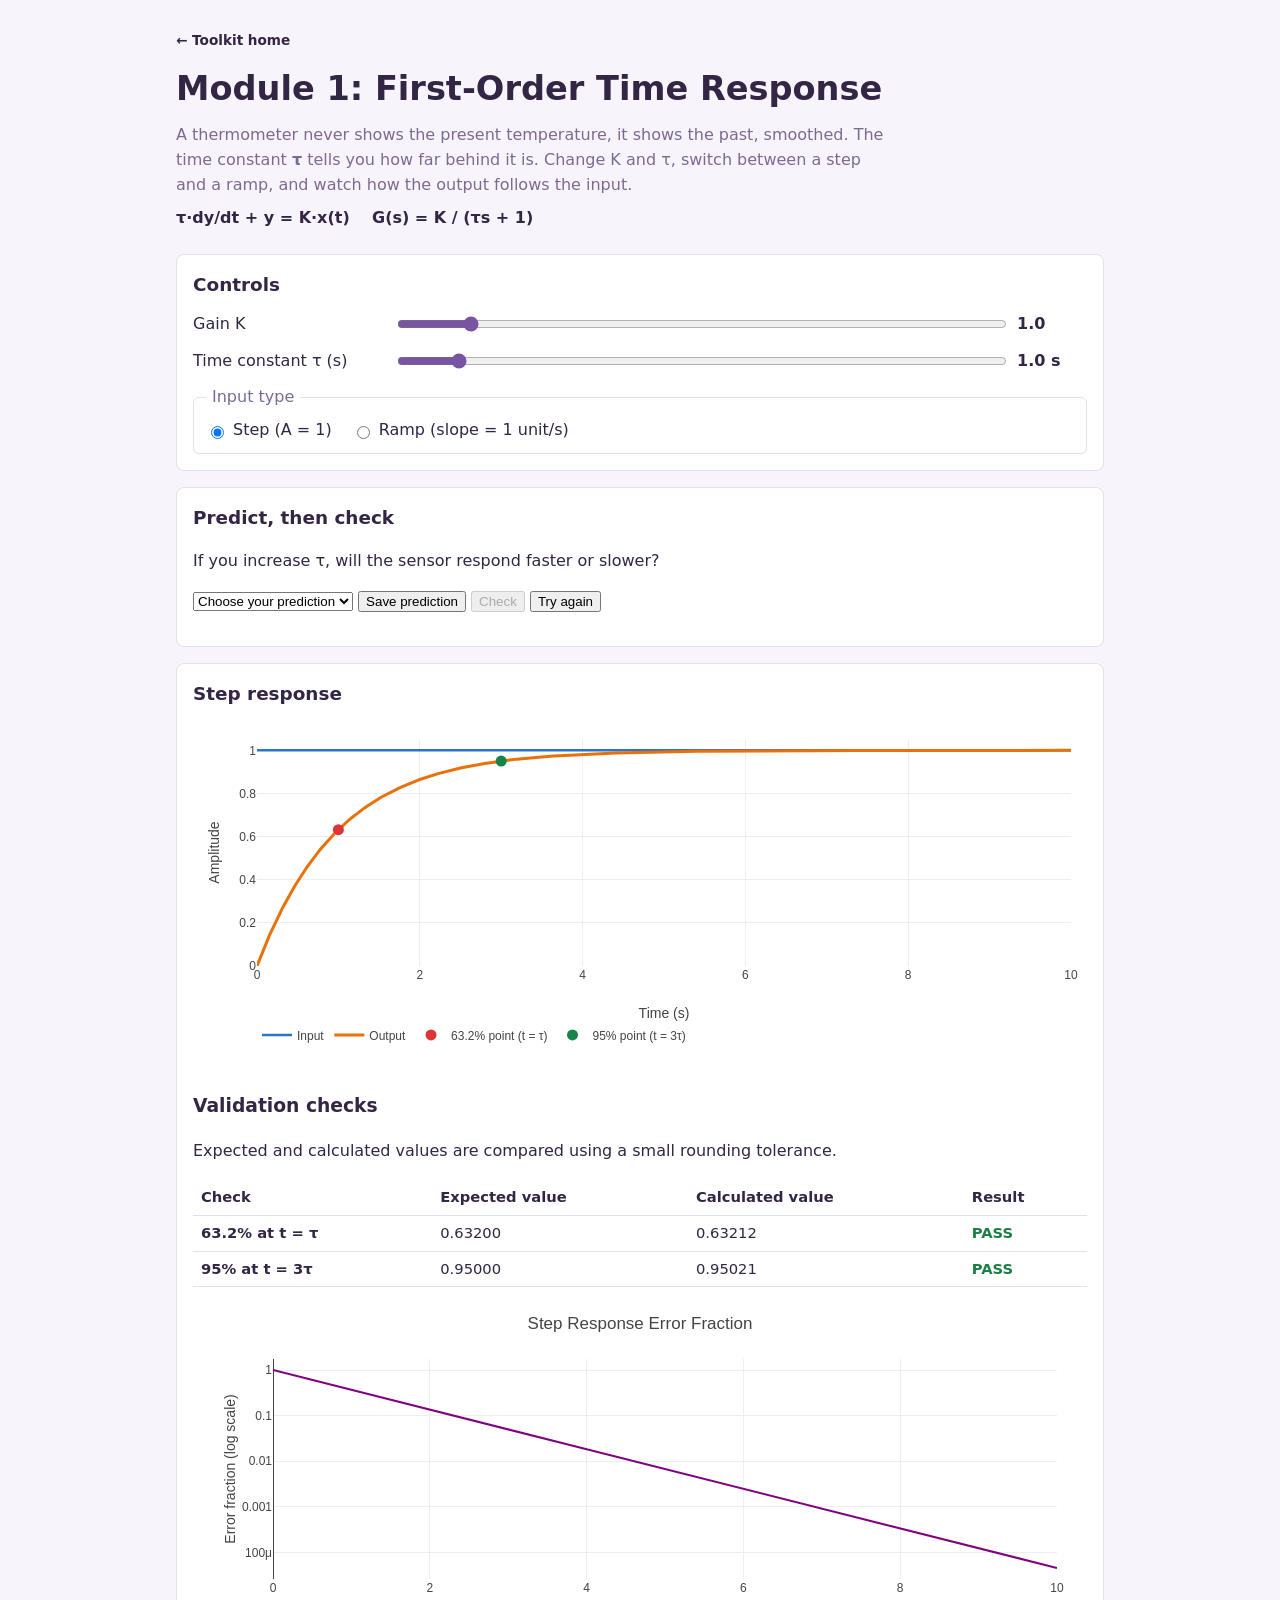
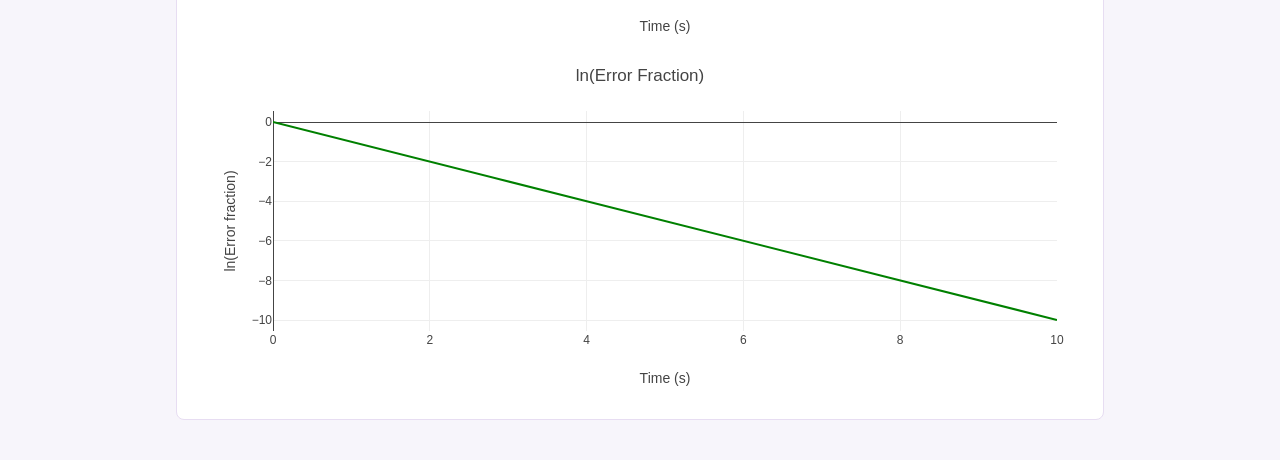
<file: module1.html>
<!DOCTYPE html>
<html lang="en">
<head>
  <meta charset="UTF-8">
  <meta name="viewport" content="width=device-width, initial-scale=1">
  <title>Module 1: First-Order Time Response</title>
  <link rel="stylesheet" href="style1.css">
</head>
<body>

<header class="page-head">
    <a class="toolkit-home" href="./index.html">← Toolkit home</a>

  <h1>Module 1: First-Order Time Response</h1>
  <p>
    A thermometer never shows the present temperature, it shows the past, smoothed.
    The time constant <strong>&tau;</strong> tells you how far behind it is.
    Change K and &tau;, switch between a step and a ramp, and watch how the output follows the input.
  </p>
  <p class="model">&tau;&middot;dy/dt + y = K&middot;x(t) &nbsp;&nbsp; G(s) = K / (&tau;s + 1)</p>
</header>

<main>

  <!-- Controls -->
  <section class="panel" aria-labelledby="controlsTitle">
    <h2 id="controlsTitle">Controls</h2>

    <div class="control">
      <label for="kSlider">Gain K</label>
      <input type="range" id="kSlider" min="0.5" max="5" step="0.5" value="1">
      <output id="kValue" for="kSlider">1.0</output>
    </div>

    <div class="control">
      <label for="tauSlider">Time constant &tau; (s)</label>
      <input type="range" id="tauSlider" min="0.1" max="10" step="0.1" value="1">
      <output id="tauValue" for="tauSlider">1.0 s</output>
    </div>

    <fieldset class="control input-type">
      <legend>Input type</legend>
      <label class="choice"><input type="radio" name="inputType" value="step" checked> Step (A = 1)</label>
      <label class="choice"><input type="radio" name="inputType" value="ramp"> Ramp (slope = 1 unit/s)</label>
    </fieldset>
  </section>

  <!-- Predict, then check (filled by prediction.js) -->
  <section class="panel" aria-labelledby="predictTitle">
    <h2 id="predictTitle">Predict, then check</h2>
    <div id="predictionBox">
      <p class="placeholder">The prediction question loads here.</p>
    </div>
  </section>

  <!-- Step response: stepPlot, validationResults, errorPlot, logErrorPlot -->
  <section id="stepSection" class="panel" aria-labelledby="stepTitle">
    <h2 id="stepTitle">Step response</h2>
    <div id="stepPlot" class="plot"></div>
    <div id="validationResults" class="results"></div>
    <div id="errorPlot" class="plot"></div>
    <div id="logErrorPlot" class="plot"></div>
  </section>

  <!-- Ramp response: rampPlot -->
  <section id="rampSection" class="panel" aria-labelledby="rampTitle" hidden>
    <h2 id="rampTitle">Ramp response</h2>
    <div id="rampPlot" class="plot"></div>
  </section>

</main>

<!-- Plotly first, then the team's files, main.js last -->
<script src="https://cdn.plot.ly/plotly-2.35.2.min.js"></script>
<script src="step.js"></script>
<script src="ramp.js"></script>
<script src="error.js"></script>
<script src="prediction.js"></script>
<script src="main.js"></script>
</body>
</html>
</file>
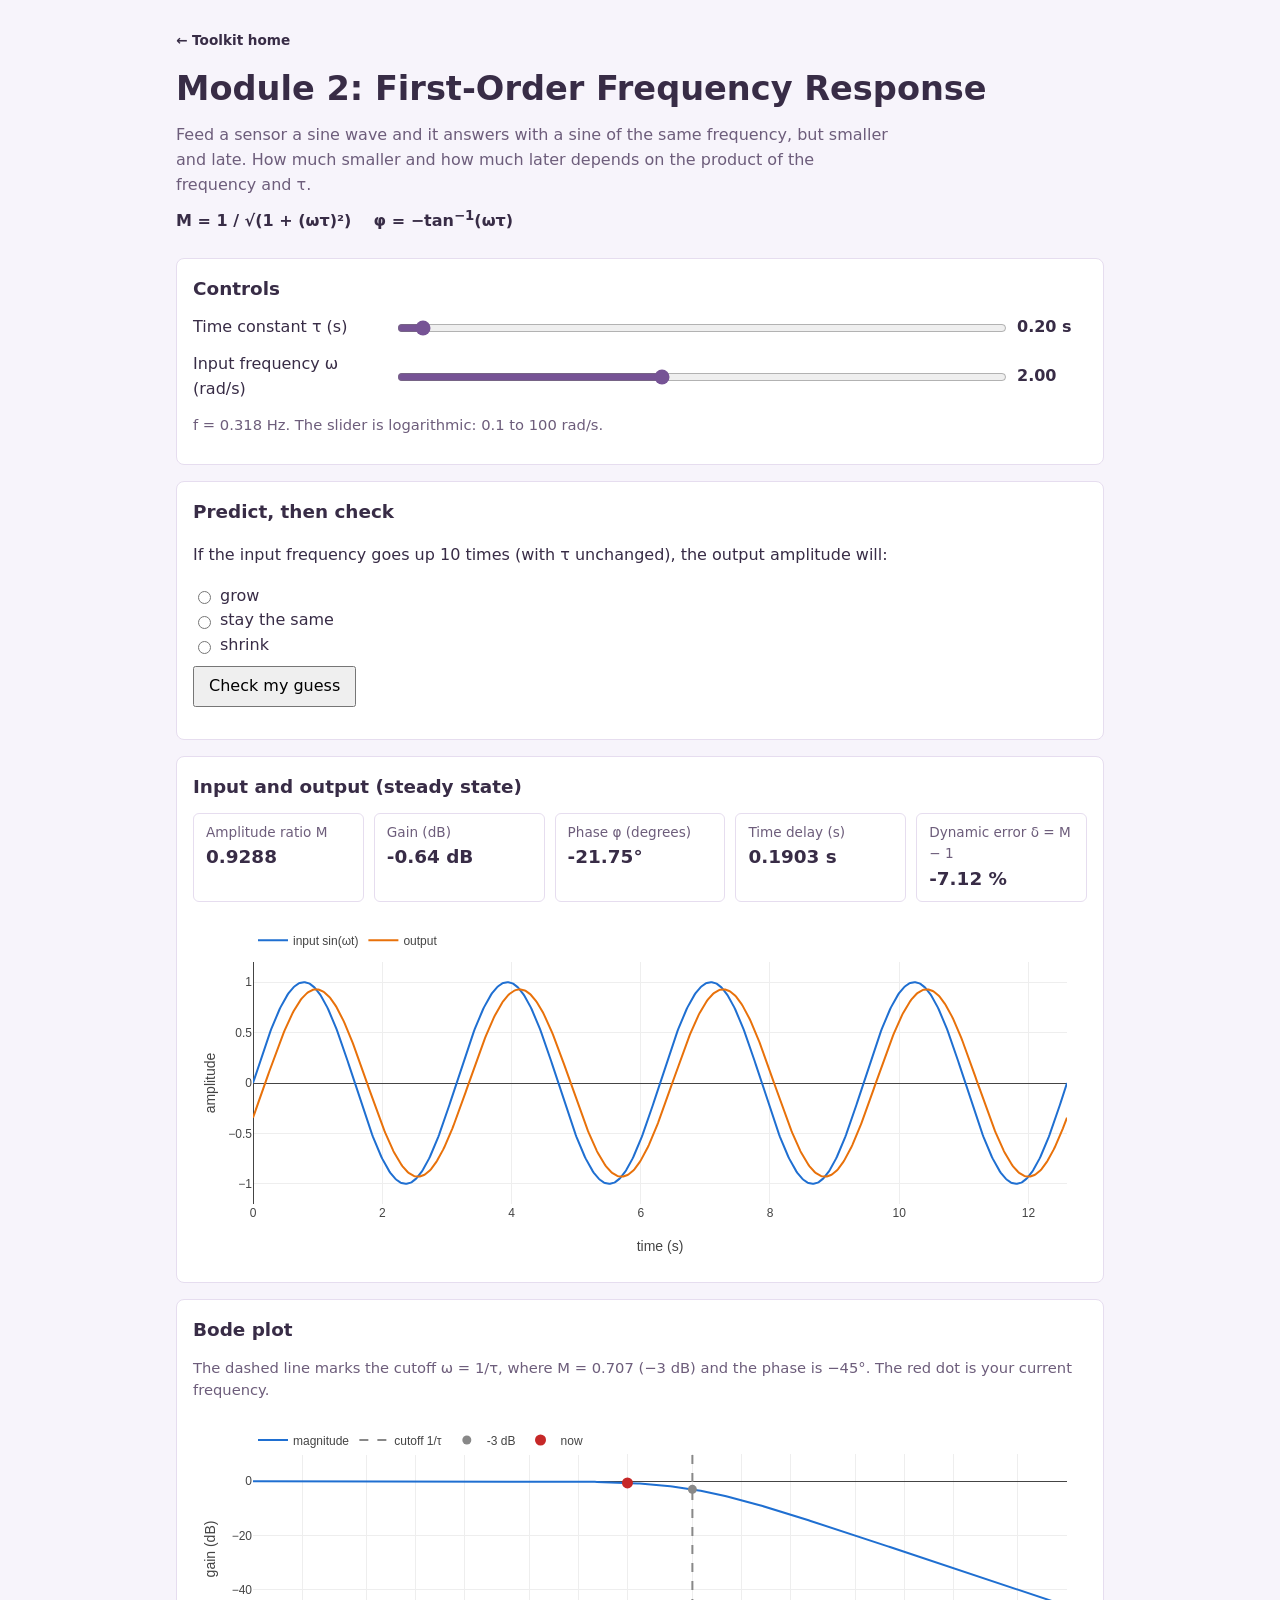
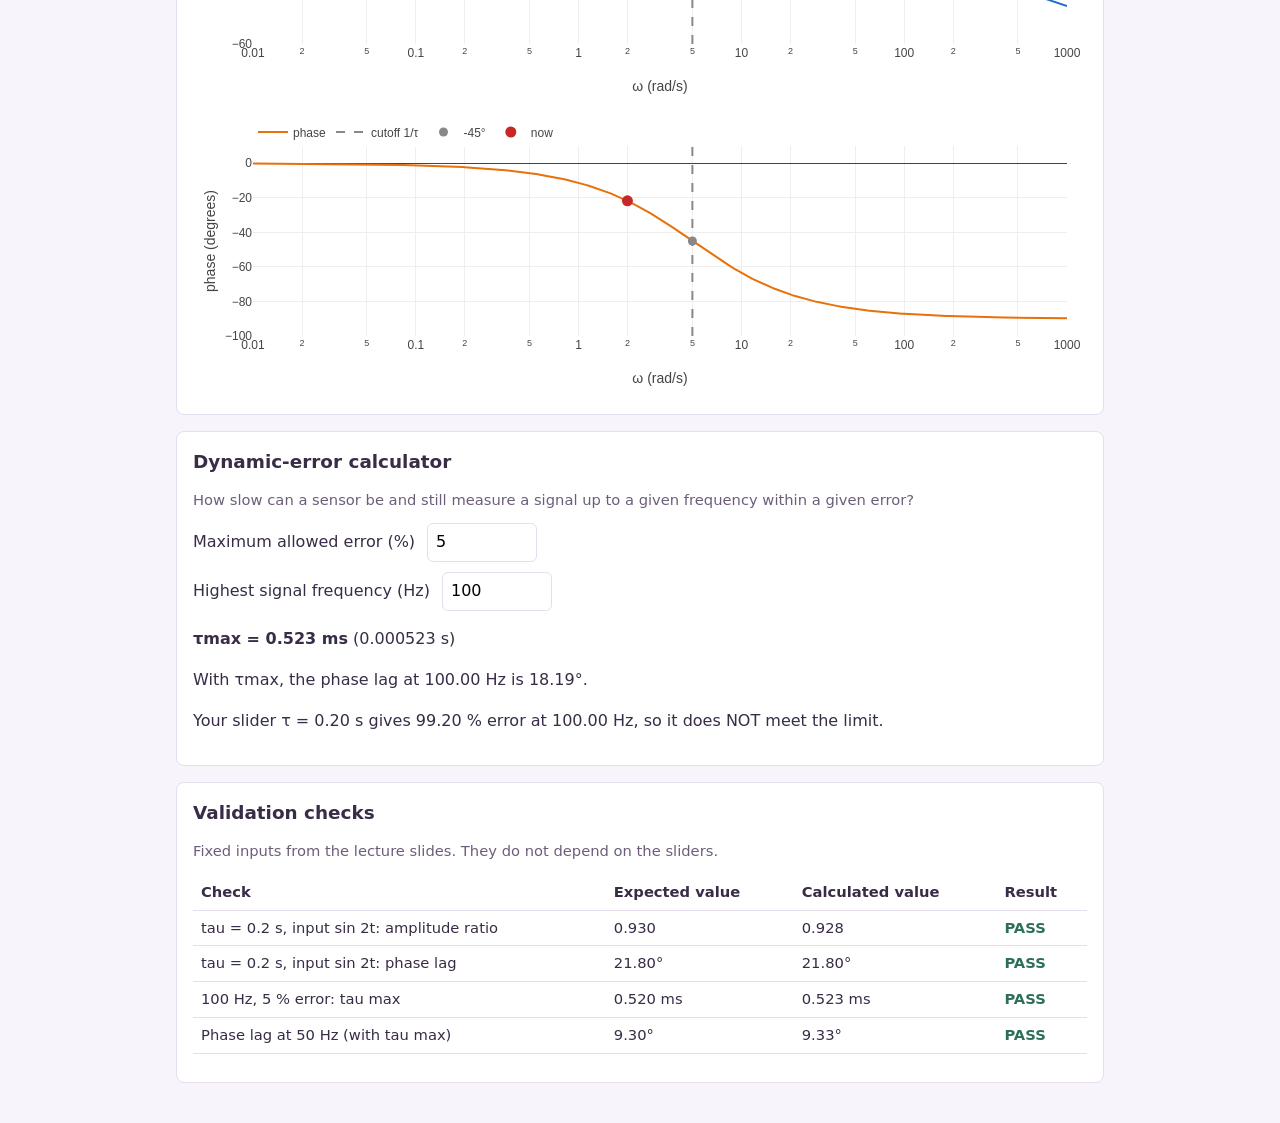
<file: module2.html>
﻿<!DOCTYPE html>
<html lang="en">
<head>
    <meta charset="UTF-8">
    <meta name="viewport" content="width=device-width, initial-scale=1">
    <title>Module 2: First-Order Frequency Response</title>
    <link rel="stylesheet" href="style2.css">
    <style>
        /* Module 2 only. Kept here so style.css (shared) is not edited. */
        .readouts {
            display: grid;
            grid-template-columns: repeat(auto-fit, minmax(150px, 1fr));
            gap: 10px;
            margin-bottom: 12px;
        }

        .readout {
            border: 1px solid var(--line);
            border-radius: 6px;
            padding: 8px 12px;
        }

            .readout span {
                display: block;
                color: var(--muted);
                font-size: 0.85rem;
            }

            .readout strong {
                font-size: 1.15rem;
                font-variant-numeric: tabular-nums;
            }

        .field {
            display: flex;
            flex-wrap: wrap;
            align-items: center;
            gap: 8px 12px;
            margin-bottom: 10px;
        }

            .field input[type="number"] {
                width: 110px;
                padding: 6px 8px;
                border: 1px solid var(--line);
                border-radius: 6px;
                font: inherit;
            }

        .note {
            color: var(--muted);
            font-size: 0.92rem;
            margin: 0 0 12px;
        }

        #predictionBox button, #calcResult {
            margin-top: 8px;
        }

        #predictionBox button {
            padding: 6px 14px;
            font: inherit;
            cursor: pointer;
        }

        #predictionFeedback {
            margin-top: 10px;
        }

        .plot.small {
            min-height: 280px;
        }
    </style>
</head>
<body>

    <header class="page-head">
            <a class="toolkit-home" href="./index.html">← Toolkit home</a>

        <h1>Module 2: First-Order Frequency Response</h1>
        <p>
            Feed a sensor a sine wave and it answers with a sine of the same frequency, but smaller
            and late. How much smaller and how much later depends on the product of the frequency and &tau;.
        </p>
        <p class="model">M = 1 / &radic;(1 + (&omega;&tau;)&sup2;) &nbsp;&nbsp; &phi; = &minus;tan<sup>&minus;1</sup>(&omega;&tau;)</p>
    </header>

    <main>

        <!-- Controls -->
        <section class="panel" aria-labelledby="controlsTitle">
            <h2 id="controlsTitle">Controls</h2>

            <div class="control">
                <label for="tauSlider">Time constant &tau; (s)</label>
                <input type="range" id="tauSlider" min="0.05" max="5" step="0.05" value="0.2">
                <output id="tauValue" for="tauSlider">0.20 s</output>
            </div>

            <div class="control">
                <label for="wSlider">Input frequency &omega; (rad/s)</label>
                <input type="range" id="wSlider" min="-1" max="2" step="0.01" value="0.30103">
                <output id="wValue" for="wSlider">2.00</output>
            </div>
            <p class="note" id="fNote">f = 0.318 Hz. The slider is logarithmic: 0.1 to 100 rad/s.</p>
        </section>

        <!-- Predict, then check -->
        <section class="panel" aria-labelledby="predictTitle">
            <h2 id="predictTitle">Predict, then check</h2>
            <div id="predictionBox">
                <p>If the input frequency goes up 10 times (with &tau; unchanged), the output amplitude will:</p>
                <label class="choice"><input type="radio" name="guess" value="grow"> grow</label>
                <label class="choice"><input type="radio" name="guess" value="same"> stay the same</label>
                <label class="choice"><input type="radio" name="guess" value="shrink"> shrink</label>
                <div><button type="button" id="checkGuess">Check my guess</button></div>
                <p id="predictionFeedback" role="status"></p>
            </div>
        </section>

        <!-- Time response -->
        <section class="panel" aria-labelledby="timeTitle">
            <h2 id="timeTitle">Input and output (steady state)</h2>
            <div class="readouts">
                <div class="readout"><span>Amplitude ratio M</span><strong id="mValue">-</strong></div>
                <div class="readout"><span>Gain (dB)</span><strong id="dbValue">-</strong></div>
                <div class="readout"><span>Phase &phi; (degrees)</span><strong id="phiValue">-</strong></div>
                <div class="readout"><span>Time delay (s)</span><strong id="delayValue">-</strong></div>
                <div class="readout"><span>Dynamic error &delta; = M &minus; 1</span><strong id="deltaValue">-</strong></div>
            </div>
            <div id="timePlot" class="plot"></div>
        </section>

        <!-- Bode -->
        <section class="panel" aria-labelledby="bodeTitle">
            <h2 id="bodeTitle">Bode plot</h2>
            <p class="note">The dashed line marks the cutoff &omega; = 1/&tau;, where M = 0.707 (&minus;3 dB) and the phase is &minus;45&deg;. The red dot is your current frequency.</p>
            <div id="bodeMag" class="plot small"></div>
            <div id="bodePhase" class="plot small"></div>
        </section>

        <!-- Dynamic error calculator -->
        <section class="panel" aria-labelledby="calcTitle">
            <h2 id="calcTitle">Dynamic-error calculator</h2>
            <p class="note">How slow can a sensor be and still measure a signal up to a given frequency within a given error?</p>
            <div class="field">
                <label for="errInput">Maximum allowed error (%)</label>
                <input type="number" id="errInput" value="5" min="0.01" max="99" step="any">
            </div>
            <div class="field">
                <label for="fInput">Highest signal frequency (Hz)</label>
                <input type="number" id="fInput" value="100" min="0.001" step="any">
            </div>
            <div id="calcResult" role="status"></div>
        </section>

        <!-- Validation -->
        <section class="panel" aria-labelledby="validTitle">
            <h2 id="validTitle">Validation checks</h2>
            <p class="note">Fixed inputs from the lecture slides. They do not depend on the sliders.</p>
            <div id="validationResults" class="results"></div>
        </section>

    </main>

    <script src="https://cdn.plot.ly/plotly-2.35.2.min.js"></script>
    <script src="module2.js"></script>
</body>
</html>
</file>
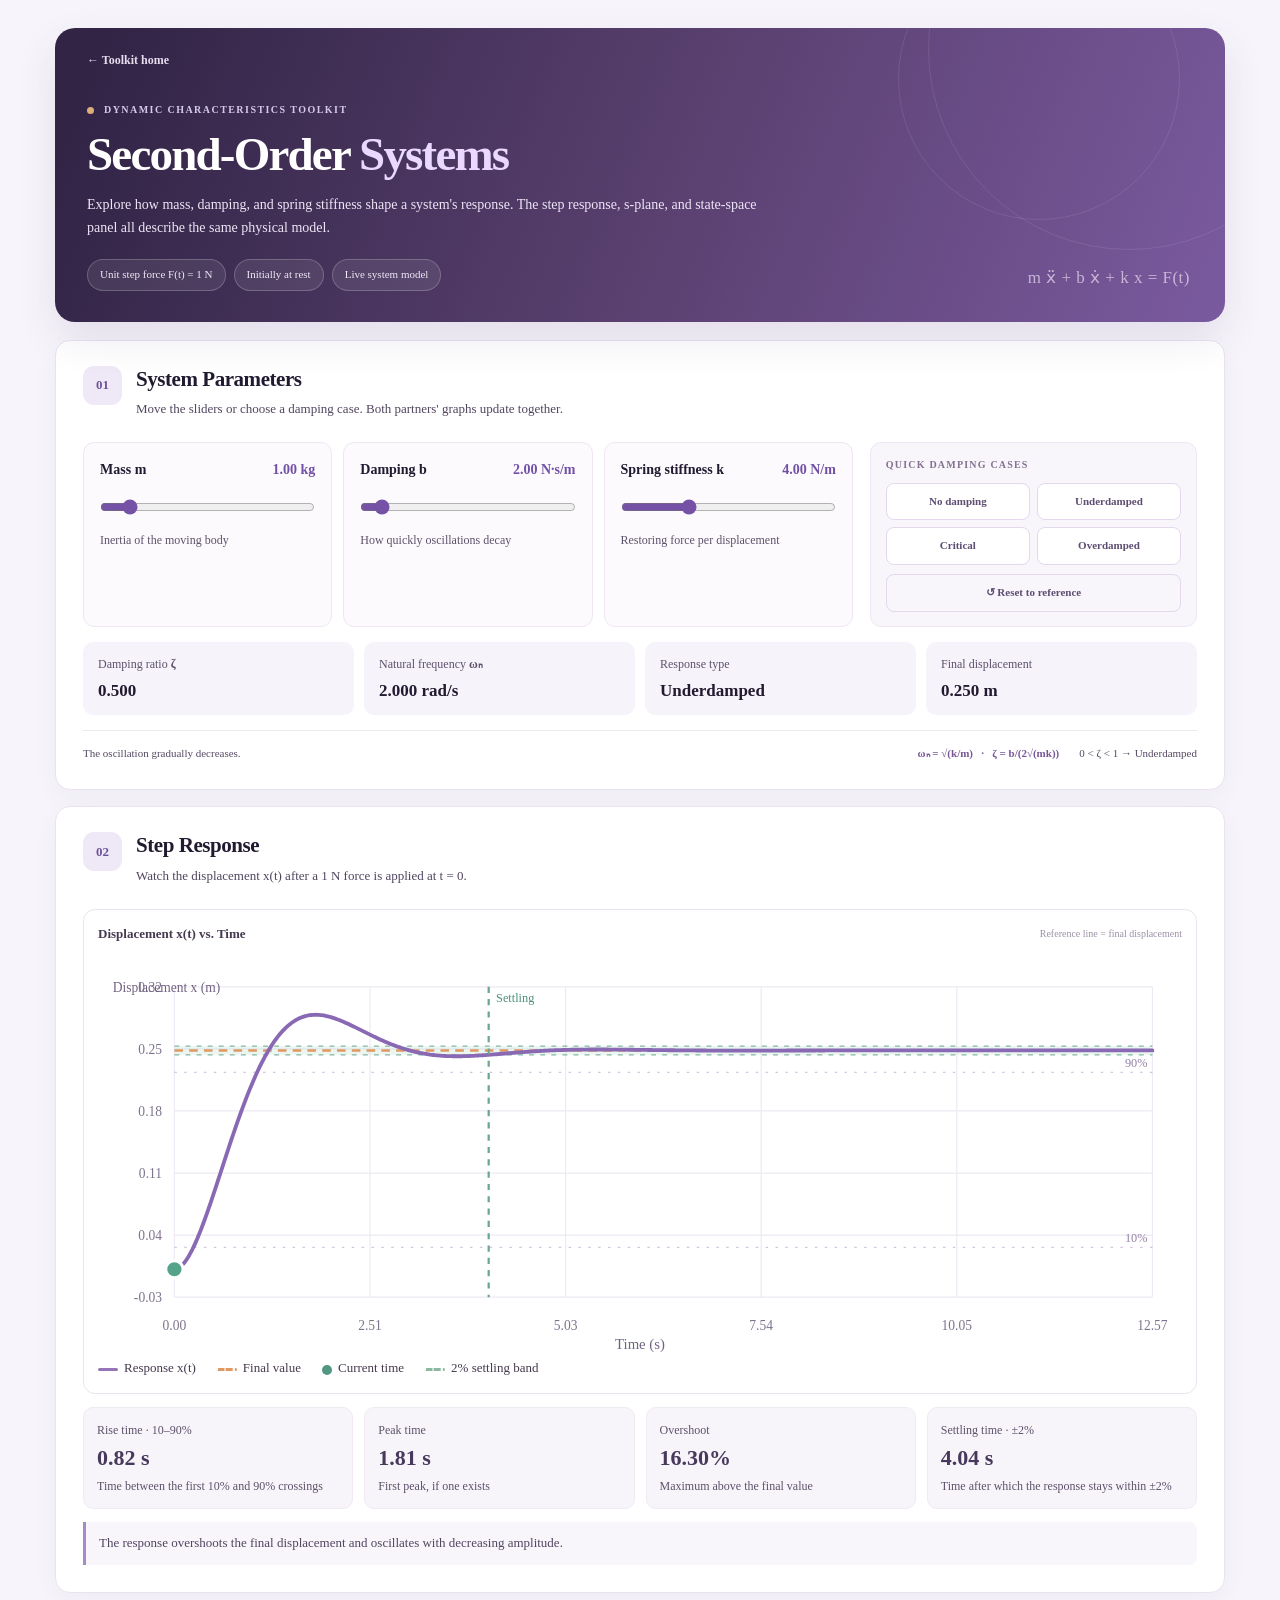
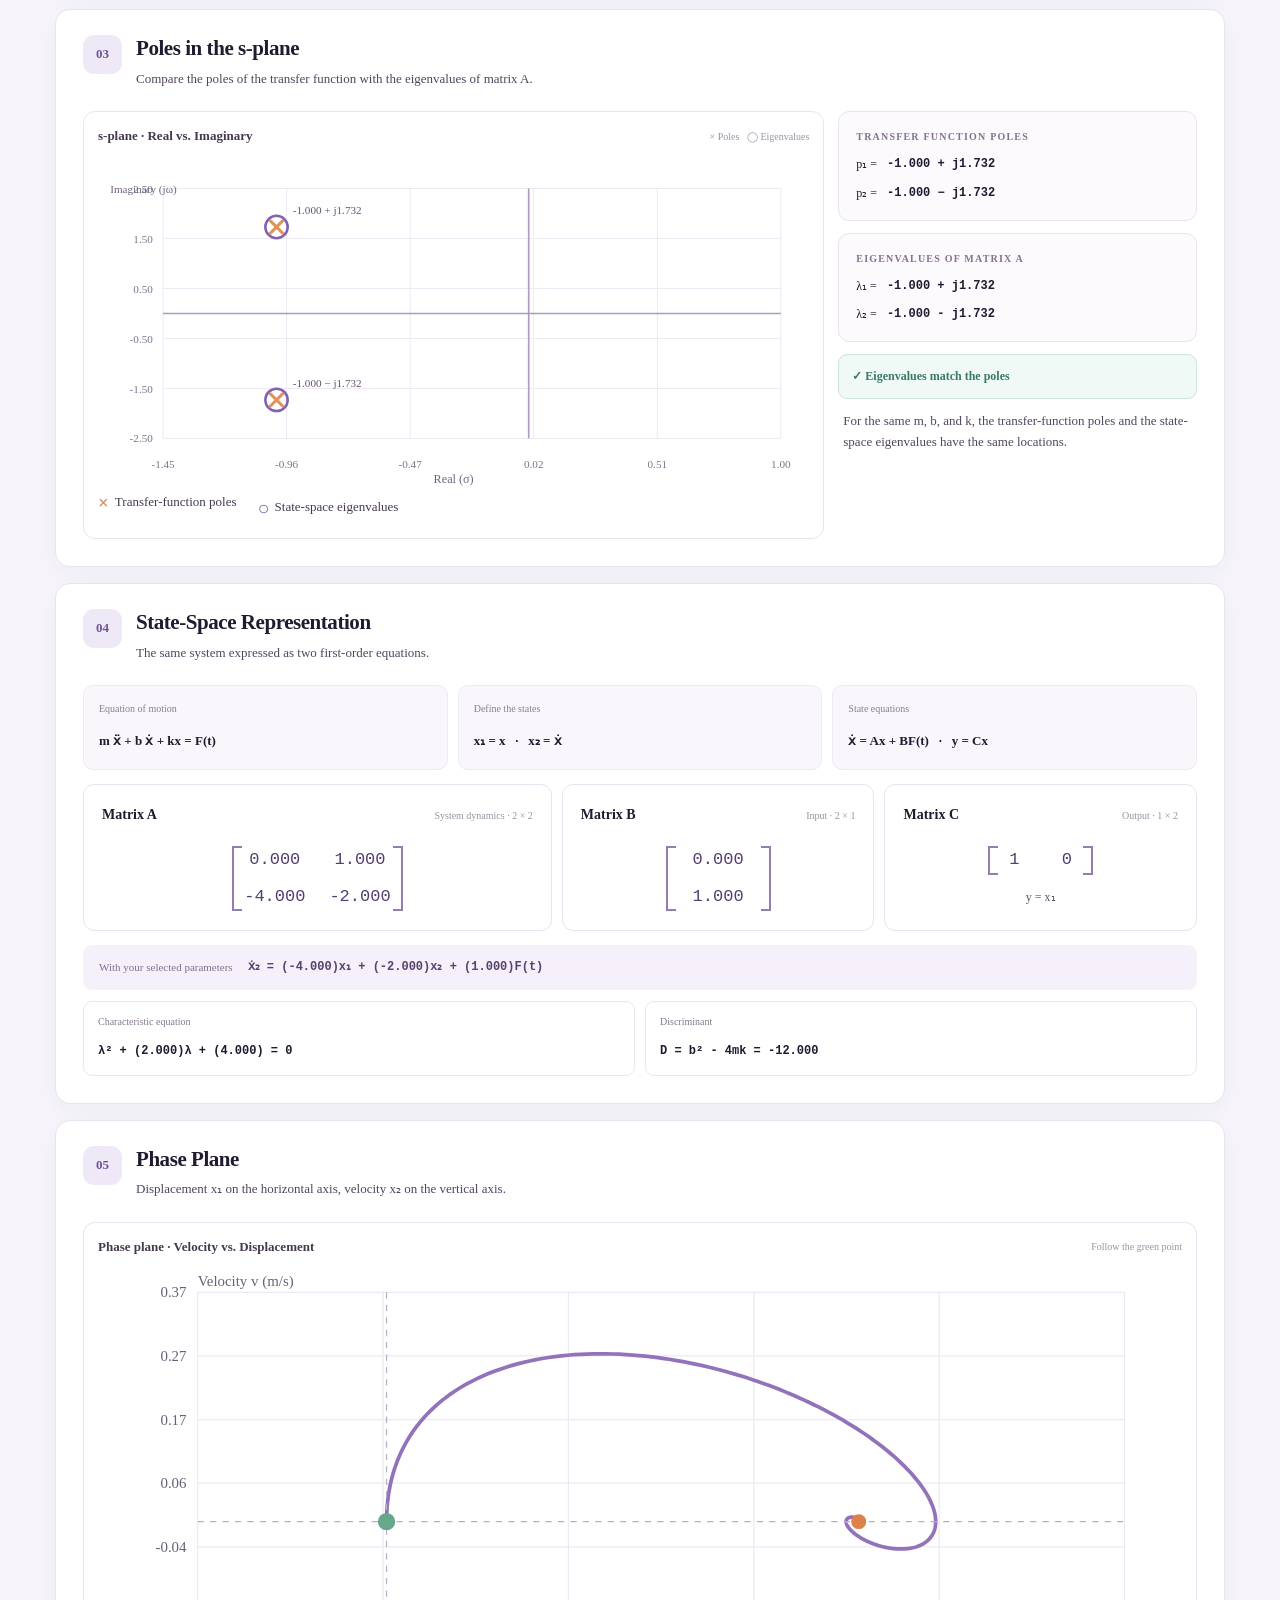
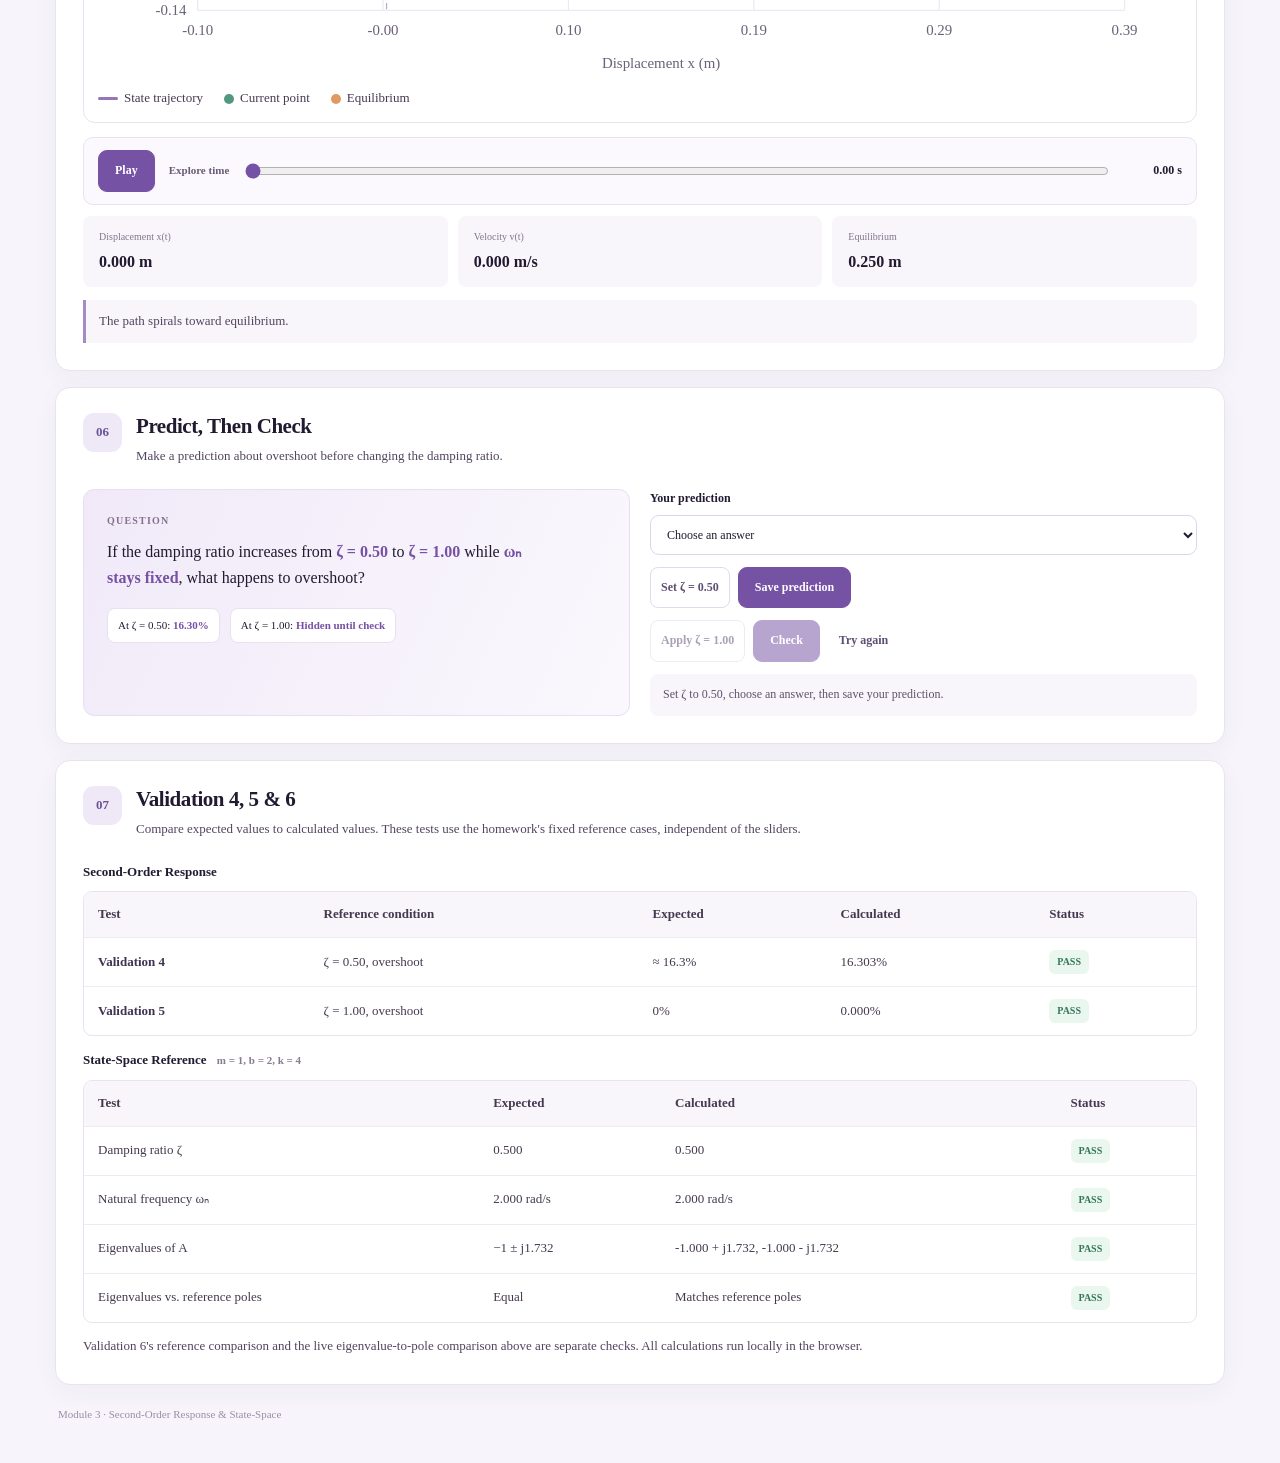
<file: module3.html>
<!DOCTYPE html>
<html lang="en">
<head>
  <meta charset="UTF-8">
  <meta name="viewport" content="width=device-width, initial-scale=1">
  <meta name="description" content="ENCS4380 second-order systems: step response, poles, state-space, phase plane, prediction, and validation.">
  <title>Module 3 | Second-Order Systems — Dynamic Characteristics Toolkit</title>
  <link rel="stylesheet" href="module3.css">
  <!-- Keep these files together. Partner 2, then Partner 3, then the page integration. -->
  <script defer src="second-order.js"></script>
  <script defer src="state-space.js"></script>
  <script defer src="module3.js"></script>
</head>
<body>
  <div class="site-shell">
    <header class="hero">
      <div class="hero-top">
        <a class="back-link" href="index.html" aria-label="Back to toolkit home">← Toolkit home</a>
       
      </div>
      <div class="hero-copy">
        <div class="eyebrow"><span class="eyebrow-dot"></span> DYNAMIC CHARACTERISTICS TOOLKIT </div>
        <h1>Second-Order <span>Systems</span></h1>
        <p>Explore how mass, damping, and spring stiffness shape a system's response. The step response, s-plane, and state-space panel all describe the same physical model.</p>
        <div class="hero-tags"><span>Unit step force F(t) = 1 N</span><span>Initially at rest</span><span>Live system model</span></div>
      </div>
      <div class="hero-equation" aria-label="Mass spring damper equation">m ẍ + b ẋ + k x = F(t)</div>
    </header>

    <main>
      <!-- 01: Shared controls; IDs are required by the existing Partner 3 code. -->
      <section class="panel" id="controls" aria-labelledby="controlsTitle">
        <div class="section-head"><span class="step-no">01</span><div class="section-title"><h2 id="controlsTitle">System Parameters</h2><p>Move the sliders or choose a damping case. Both partners' graphs update together.</p></div></div>
        <div class="controls-layout">
          <div class="sliders-grid">
            <div class="control">
              <div class="control-top"><label for="massSlider">Mass <b>m</b></label><output id="massValue" for="massSlider">1.00 kg</output></div>
              <input type="range" id="massSlider" min="0.5" max="5" step="0.05" value="1">
              <small>Inertia of the moving body</small>
            </div>
            <div class="control">
              <div class="control-top"><label for="dampingSlider">Damping <b>b</b></label><output id="dampingValue" for="dampingSlider">2.00 N·s/m</output></div>
              <input type="range" id="dampingSlider" min="0" max="30" step="any" value="2">
              <small>How quickly oscillations decay</small>
            </div>
            <div class="control">
              <div class="control-top"><label for="springSlider">Spring stiffness <b>k</b></label><output id="springValue" for="springSlider">4.00 N/m</output></div>
              <input type="range" id="springSlider" min="0.5" max="12" step="0.05" value="4">
              <small>Restoring force per displacement</small>
            </div>
          </div>
          <div class="quick-controls">
            <p class="small-heading">QUICK DAMPING CASES</p>
            <div class="preset-grid">
              <button type="button" data-preset="none">No damping</button>
              <button type="button" data-preset="under">Underdamped</button>
              <button type="button" data-preset="critical">Critical</button>
              <button type="button" data-preset="over">Overdamped</button>
            </div>
            <button type="button" class="reset-button" id="resetButton">↺ Reset to reference</button>
          </div>
        </div>
        <div class="summary-strip">
          <div class="summary-metric"><span>Damping ratio <b>ζ</b></span><strong id="zetaValue">0.500</strong></div>
          <div class="summary-metric"><span>Natural frequency <b>ωₙ</b></span><strong id="omegaValue">2.000 rad/s</strong></div>
          <div class="summary-metric"><span>Response type</span><strong id="responseType">Underdamped</strong></div>
          <div class="summary-metric"><span>Final displacement</span><strong id="equilibriumValue">0.250 m</strong></div>
        </div>
        <div class="model-footer"><span id="responseDescription">The oscillation gradually decreases.</span><span class="formula-hint">ωₙ = √(k/m) &nbsp; · &nbsp; ζ = b/(2√(mk))</span><span id="dampingGuide">0 &lt; ζ &lt; 1 → Underdamped</span></div>
      </section>

      <!-- 02: Partner 2 step plot and metrics. -->
      <section class="panel" id="step-response" aria-labelledby="stepTitle">
        <div class="section-head"><span class="step-no">02</span><div class="section-title"><h2 id="stepTitle">Step Response</h2><p>Watch the displacement x(t) after a 1 N force is applied at t = 0.</p></div></div>
        <div class="chart-frame">
          <div class="chart-top"><strong>Displacement x(t) vs. Time</strong><span class="graph-label">Reference line = final displacement</span></div>
          <svg id="stepResponsePlot" viewBox="0 0 880 320" role="img" aria-label="Step response with rise and settling indicators"></svg>
          <div class="legend"><span><i class="legend-line purple"></i>Response x(t)</span><span><i class="legend-line orange dashed"></i>Final value</span><span><i class="legend-dot green"></i>Current time</span><span><i class="legend-line sage dashed"></i>2% settling band</span></div>
        </div>
        <div class="metrics-grid">
          <div class="metric-card"><small>Rise time · 10–90%</small><strong id="riseTimeValue">—</strong><span>Time between the first 10% and 90% crossings</span></div>
          <div class="metric-card"><small>Peak time</small><strong id="peakTimeValue">—</strong><span>First peak, if one exists</span></div>
          <div class="metric-card"><small>Overshoot</small><strong id="overshootValue">—</strong><span>Maximum above the final value</span></div>
          <div class="metric-card"><small>Settling time · ±2%</small><strong id="settlingTimeValue">—</strong><span>Time after which the response stays within ±2%</span></div>
        </div>
        <p class="explain-note" id="stepExplanation">Underdamped systems oscillate around equilibrium with decreasing amplitude.</p>
      </section>

      <!-- 03: Partner 2 s-plane, with Partner 3 eigenvalue overlays. -->
      <section class="panel" id="s-plane" aria-labelledby="polesTitle">
        <div class="section-head"><span class="step-no">03</span><div class="section-title"><h2 id="polesTitle">Poles in the s-plane</h2><p>Compare the poles of the transfer function with the eigenvalues of matrix A.</p></div></div>
        <div class="plot-and-details">
          <div class="chart-frame">
            <div class="chart-top"><strong>s-plane · Real vs. Imaginary</strong><span class="graph-label">× Poles &nbsp; ◯ Eigenvalues</span></div>
            <svg id="sPlanePlot" viewBox="0 0 700 320" role="img" aria-label="Complex s-plane showing transfer-function poles and matching state-space eigenvalues"></svg>
            <div class="legend"><span><i class="pole-legend">×</i>Transfer-function poles</span><span><i class="eigen-legend">○</i>State-space eigenvalues</span></div>
          </div>
          <div class="details-stack">
            <div class="info-card"><span class="small-heading">TRANSFER FUNCTION POLES</span><div class="root-line">p₁ = <strong id="poleOne">—</strong></div><div class="root-line">p₂ = <strong id="poleTwo">—</strong></div></div>
            <div class="info-card"><span class="small-heading">EIGENVALUES OF MATRIX A</span><div class="root-line">λ₁ = <strong id="eigenOne">—</strong></div><div class="root-line">λ₂ = <strong id="eigenTwo">—</strong></div></div>
            <div class="match-line" id="poleMatchStatus" aria-live="polite">Checking the live comparison…</div>
            <p class="small-note">For the same m, b, and k, the transfer-function poles and the state-space eigenvalues have the same locations.</p>
          </div>
        </div>
      </section>

      <!-- 04: Original Partner 3 IDs are intentionally retained. -->
      <section class="panel" id="state-space" aria-labelledby="stateTitle">
        <div class="section-head"><span class="step-no">04</span><div class="section-title"><h2 id="stateTitle">State-Space Representation</h2><p>The same system expressed as two first-order equations.</p></div></div>
        <div class="equation-strip"><div><small>Equation of motion</small><strong>m ẍ + b ẋ + kx = F(t)</strong></div><div><small>Define the states</small><strong>x₁ = x &nbsp; · &nbsp; x₂ = ẋ</strong></div><div><small>State equations</small><strong>ẋ = Ax + BF(t) &nbsp; · &nbsp; y = Cx</strong></div></div>
        <div class="matrix-cards">
          <div class="matrix-card"><div class="matrix-title"><strong>Matrix A</strong><span>System dynamics · 2 × 2</span></div><div id="matrixA" class="matrix two" aria-label="Matrix A" aria-live="polite"><span>0</span><span>1</span><span>−4</span><span>−2</span></div></div>
          <div class="matrix-card"><div class="matrix-title"><strong>Matrix B</strong><span>Input · 2 × 1</span></div><div id="matrixB" class="matrix one" aria-label="Matrix B" aria-live="polite"><span>0</span><span>1</span></div></div>
          <div class="matrix-card"><div class="matrix-title"><strong>Matrix C</strong><span>Output · 1 × 2</span></div><div class="matrix two-cols"><span>1</span><span>0</span></div><small class="matrix-caption">y = x₁</small></div>
        </div>
        <div class="substitution"><span>With your selected parameters</span><strong id="stateSubstitution">ẋ₂ = −4.000x₁ − 2.000x₂ + 1.000F(t)</strong></div>
        <div class="eigen-details"><div><small>Characteristic equation</small><strong id="eigenEquation">λ² + 2λ + 4 = 0</strong></div><div><small>Discriminant</small><strong id="discriminantValue">D = −12</strong></div></div>
      </section>

      <section class="panel" id="phase-plane" aria-labelledby="phaseTitle">
        <div class="section-head"><span class="step-no">05</span><div class="section-title"><h2 id="phaseTitle">Phase Plane</h2><p>Displacement x₁ on the horizontal axis, velocity x₂ on the vertical axis.</p></div></div>
        <div class="chart-frame">
          <div class="chart-top"><strong>Phase plane · Velocity vs. Displacement</strong><span class="graph-label">Follow the green point</span></div>
          <svg id="phasePlot" viewBox="0 0 860 330" role="img" aria-label="Phase-plane trajectory: displacement versus velocity"></svg>
          <div class="legend"><span><i class="legend-line purple"></i>State trajectory</span><span><i class="legend-dot green"></i>Current point</span><span><i class="legend-dot orange"></i>Equilibrium</span></div>
        </div>
        <div class="time-controls"><button id="playButton" type="button" class="primary-button">▶ Play</button><label for="timeSlider">Explore time</label><input type="range" id="timeSlider" min="0" max="1000" step="1" value="0"><output id="timeValue" for="timeSlider">0.00 s</output></div>
        <div class="time-readings"><div><small>Displacement x(t)</small><strong id="displacementValue">0.000 m</strong></div><div><small>Velocity v(t)</small><strong id="velocityValue">0.000 m/s</strong></div><div><small>Equilibrium</small><strong id="equilibriumReadout">0.250 m</strong></div></div>
        <p class="explain-note" id="phaseExplanation">The trajectory spirals inward toward equilibrium.</p>
      </section>

      <!-- 06: The required predict-then-check interaction. -->
      <section class="panel" id="prediction" aria-labelledby="predictTitle">
        <div class="section-head"><span class="step-no">06</span><div class="section-title"><h2 id="predictTitle">Predict, Then Check</h2><p>Make a prediction about overshoot before changing the damping ratio.</p></div></div>
        <div class="predict-layout">
          <div class="predict-question"><span class="small-heading">QUESTION</span><p>If the damping ratio increases from <strong>ζ = 0.50</strong> to <strong>ζ = 1.00</strong> while <strong>ωₙ stays fixed</strong>, what happens to overshoot?</p><div class="predict-numbers"><span>At ζ = 0.50: <strong id="predictBefore">—</strong></span><span>At ζ = 1.00: <strong id="predictAfter">Hidden until check</strong></span></div></div>
          <div class="predict-actions">
            <label for="predictionAnswer">Your prediction</label>
            <select id="predictionAnswer"><option value="">Choose an answer</option><option value="increase">It increases</option><option value="zero">It decreases to zero</option><option value="same">It stays the same</option></select>
            <div class="action-row"><button type="button" class="secondary-button" id="setHalfDamping">Set ζ = 0.50</button><button type="button" class="primary-button" id="savePrediction">Save prediction</button></div>
            <div class="action-row"><button type="button" class="secondary-button" id="applyCritical" disabled>Apply ζ = 1.00</button><button type="button" class="primary-button" id="checkPrediction" disabled>Check</button><button type="button" class="plain-button" id="resetPrediction">Try again</button></div>
            <p id="predictionResult" class="prediction-result" aria-live="polite">Set ζ to 0.50, choose an answer, then save your prediction.</p>
          </div>
        </div>
      </section>

      <!-- 07: Required validations, including Partner 3's original detailed table. -->
      <section class="panel" id="validation" aria-labelledby="validationTitle">
        <div class="section-head"><span class="step-no">07</span><div class="section-title"><h2 id="validationTitle">Validation 4, 5 &amp; 6</h2><p>Compare expected values to calculated values. These tests use the homework's fixed reference cases, independent of the sliders.</p></div></div>
        <div class="validation-group"><h3>Second-Order Response </h3><div class="table-scroll"><table><thead><tr><th>Test</th><th>Reference condition</th><th>Expected</th><th>Calculated</th><th>Status</th></tr></thead><tbody>
          <tr><td><strong>Validation 4</strong></td><td>ζ = 0.50, overshoot</td><td>≈ 16.3%</td><td id="val4Actual">—</td><td><span class="check-status pending" id="val4Status">—</span></td></tr>
          <tr><td><strong>Validation 5</strong></td><td>ζ = 1.00, overshoot</td><td>0%</td><td id="val5Actual">—</td><td><span class="check-status pending" id="val5Status">—</span></td></tr>
        </tbody></table></div></div>
        <div class="validation-group"><h3>State-Space Reference <span> m = 1, b = 2, k = 4</span></h3><div class="table-scroll"><table><thead><tr><th>Test</th><th>Expected</th><th>Calculated</th><th>Status</th></tr></thead><tbody>
          <tr><td>Damping ratio ζ</td><td>0.500</td><td id="checkZeta">—</td><td><span class="check-status pending" id="statusZeta">—</span></td></tr>
          <tr><td>Natural frequency ωₙ</td><td>2.000 rad/s</td><td id="checkOmega">—</td><td><span class="check-status pending" id="statusOmega">—</span></td></tr>
          <tr><td>Eigenvalues of A</td><td>−1 ± j1.732</td><td id="checkEigen">—</td><td><span class="check-status pending" id="statusEigen">—</span></td></tr>
          <tr><td>Eigenvalues vs. reference poles</td><td>Equal</td><td id="checkPoles">—</td><td><span class="check-status pending" id="statusPoles">—</span></td></tr>
        </tbody></table></div></div>
        <p class="small-note">Validation 6's reference comparison and the live eigenvalue-to-pole comparison above are separate checks. All calculations run locally in the browser.</p>
      </section>
    </main>
    <footer class="site-footer"><span>Module 3 · Second-Order Response &amp; State-Space</span></footer>
  </div>
</body>
</html>
</file>
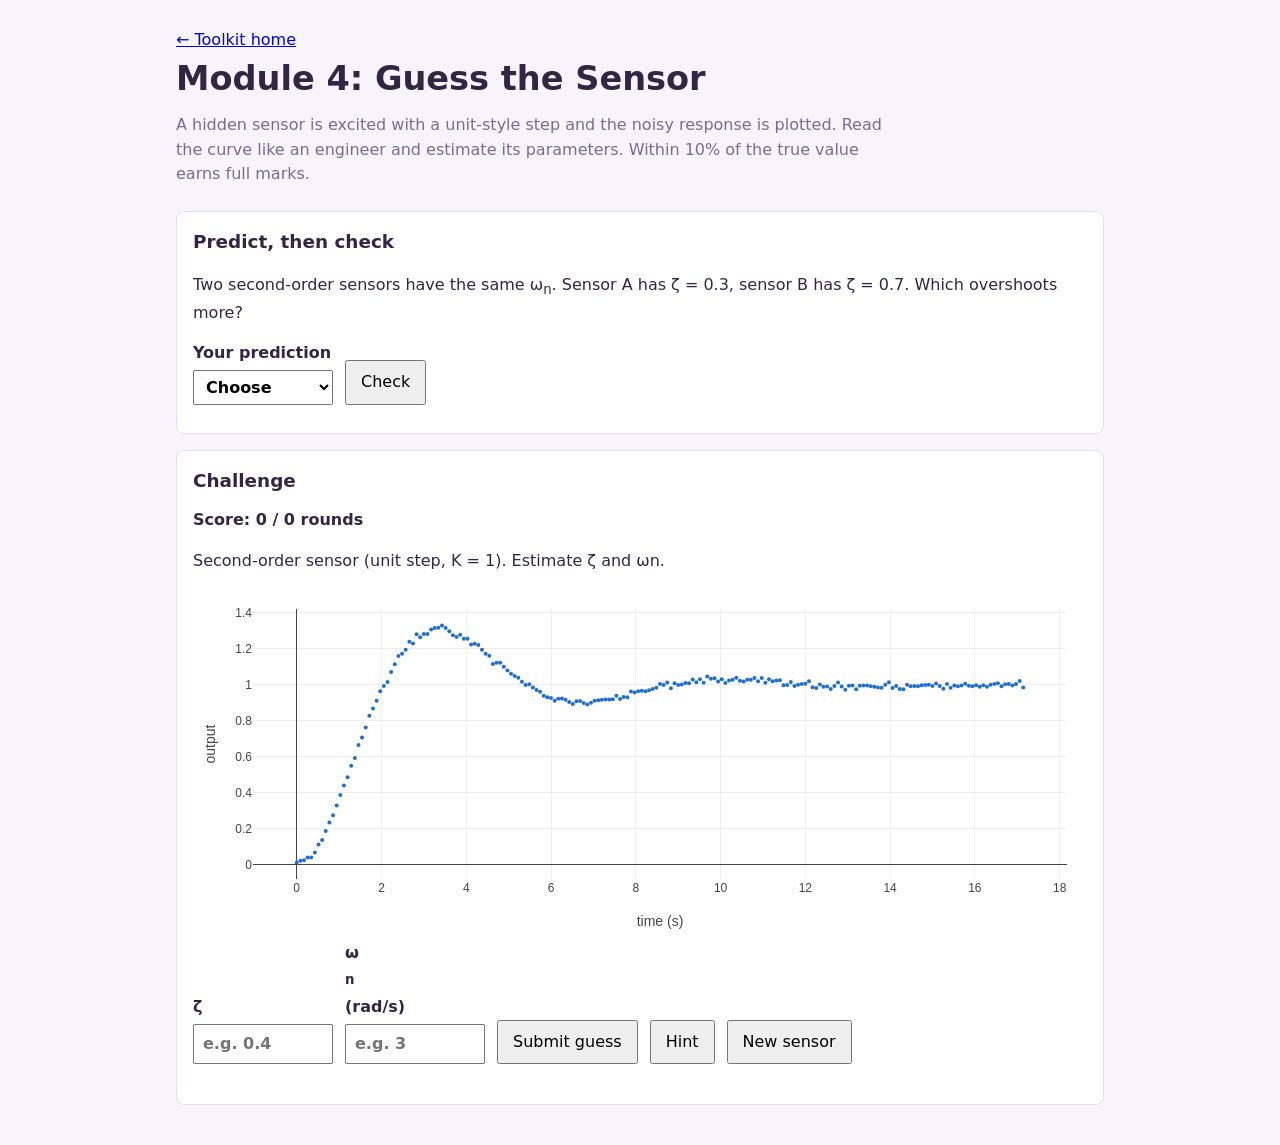
<file: Module4.html>
<!DOCTYPE html>
<html lang="en">
<head>
  <meta charset="UTF-8">
  <meta name="viewport" content="width=device-width, initial-scale=1">
  <title>Module 4: Guess the Sensor</title>
  <link rel="stylesheet" href="style1.css">
  <style>
    /* Module 4 only */
    .row { display: flex; flex-wrap: wrap; gap: 12px; align-items: end; margin-bottom: 12px; }
    .row label { display: flex; flex-direction: column; gap: 4px; font-weight: 600; }
    .row input[type="number"], .row select { padding: 6px 8px; width: 140px; font: inherit; }
    button { padding: 8px 14px; font: inherit; cursor: pointer; }
    #scoreBar { font-weight: 600; margin: 0 0 10px; }
    #msg, #hintText, #predictionFeedback { margin: 8px 0 0; }
  </style>
</head>
<body>

<header class="page-head">
  <a href="index.html">&larr; Toolkit home</a>
  <h1>Module 4: Guess the Sensor</h1>
  <p>
    A hidden sensor is excited with a unit-style step and the noisy response is plotted.
    Read the curve like an engineer and estimate its parameters.
    Within 10% of the true value earns full marks.
  </p>
</header>

<main>

  <section class="panel" aria-labelledby="predictTitle">
    <h2 id="predictTitle">Predict, then check</h2>
    <p>Two second-order sensors have the same &omega;<sub>n</sub>. Sensor A has &zeta; = 0.3, sensor B has &zeta; = 0.7. Which overshoots more?</p>
    <div class="row">
      <label>Your prediction
        <select id="predAnswer">
          <option value="">Choose</option>
          <option value="A">Sensor A</option>
          <option value="B">Sensor B</option>
          <option value="same">Same</option>
        </select>
      </label>
      <button type="button" id="predCheck">Check</button>
    </div>
    <p id="predictionFeedback" role="status"></p>
  </section>

  <section class="panel" aria-labelledby="challengeTitle">
    <h2 id="challengeTitle">Challenge</h2>
    <p id="scoreBar" role="status">Score: 0 / 0 rounds</p>
    <p id="sensorInfo"></p>
    <div id="sensorPlot" class="plot"></div>

    <div class="row">
      <label id="tauBox">&tau; (s)
        <input type="number" id="tauGuess" step="any" min="0" placeholder="e.g. 1.5">
      </label>
      <label id="zetaBox" hidden>&zeta;
        <input type="number" id="zetaGuess" step="any" min="0" placeholder="e.g. 0.4">
      </label>
      <label id="wnBox" hidden>&omega;<sub>n</sub> (rad/s)
        <input type="number" id="wnGuess" step="any" min="0" placeholder="e.g. 3">
      </label>
      <button type="button" id="submitBtn">Submit guess</button>
      <button type="button" id="hintBtn">Hint</button>
      <button type="button" id="newBtn">New sensor</button>
    </div>
    <p id="hintText" role="status"></p>
    <p id="msg" role="status"></p>
    <div id="resultTable" class="results"></div>
  </section>

</main>

<script src="https://cdn.plot.ly/plotly-2.35.2.min.js"></script>
<script src="second-order.js"></script>
<script src="module4.js"></script>
</body>
</html>
</file>
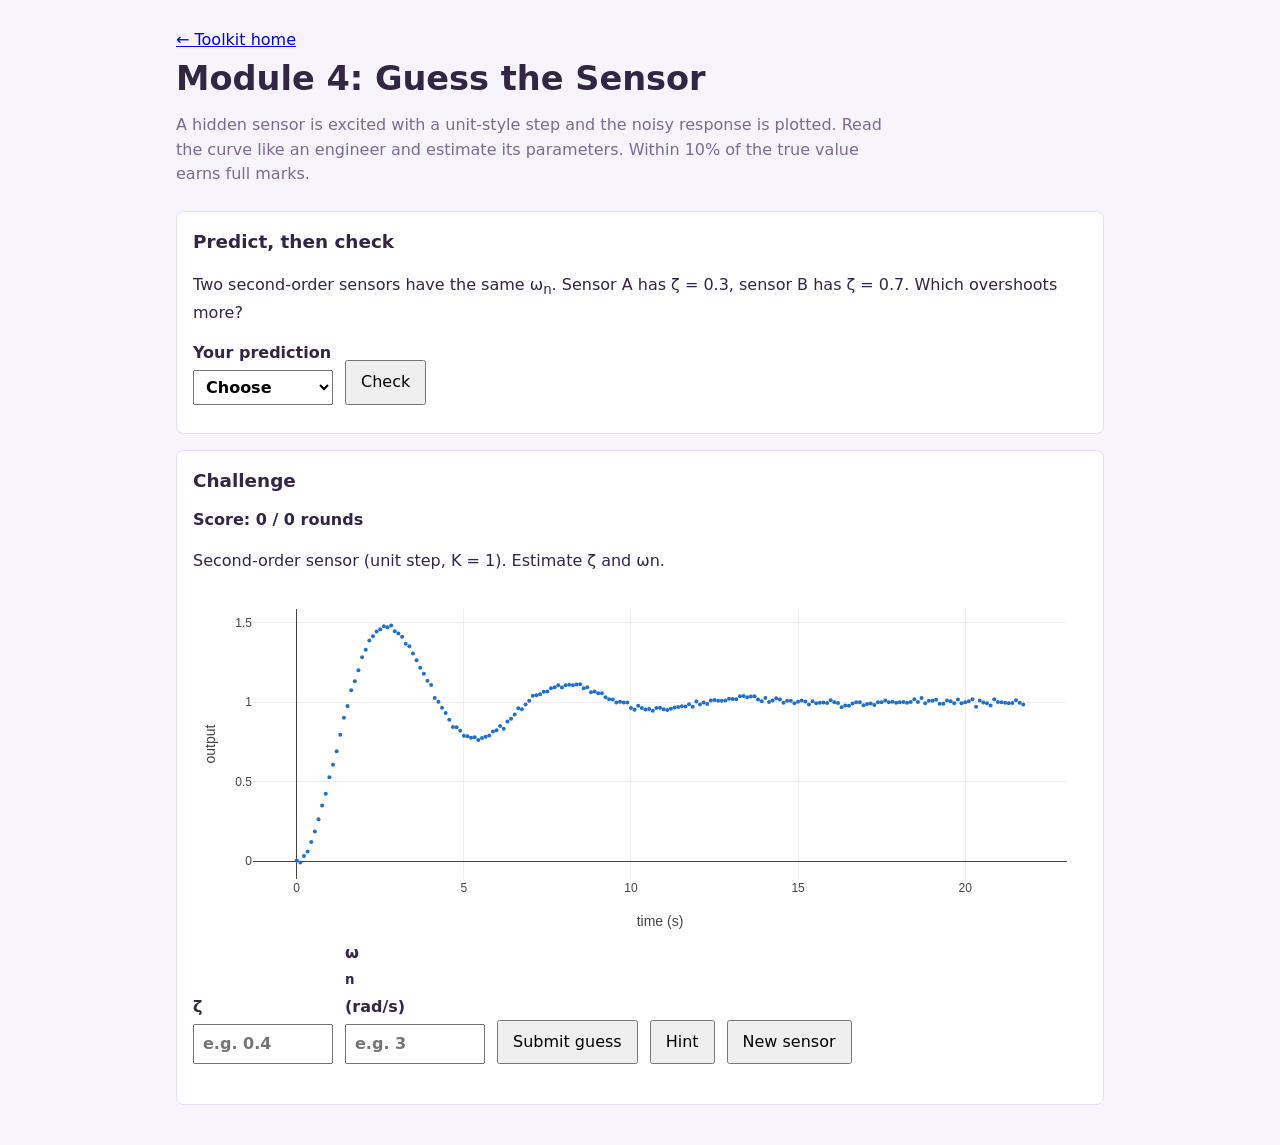
<file: module4.html>
<!DOCTYPE html>
<html lang="en">
<head>
  <meta charset="UTF-8">
  <meta name="viewport" content="width=device-width, initial-scale=1">
  <title>Module 4: Guess the Sensor</title>
  <link rel="stylesheet" href="style1.css">
  <style>
    /* Module 4 only */
    .row { display: flex; flex-wrap: wrap; gap: 12px; align-items: end; margin-bottom: 12px; }
    .row label { display: flex; flex-direction: column; gap: 4px; font-weight: 600; }
    .row input[type="number"], .row select { padding: 6px 8px; width: 140px; font: inherit; }
    button { padding: 8px 14px; font: inherit; cursor: pointer; }
    #scoreBar { font-weight: 600; margin: 0 0 10px; }
    #msg, #hintText, #predictionFeedback { margin: 8px 0 0; }
  </style>
</head>
<body>

<header class="page-head">
  <a href="index.html">&larr; Toolkit home</a>
  <h1>Module 4: Guess the Sensor</h1>
  <p>
    A hidden sensor is excited with a unit-style step and the noisy response is plotted.
    Read the curve like an engineer and estimate its parameters.
    Within 10% of the true value earns full marks.
  </p>
</header>

<main>

  <section class="panel" aria-labelledby="predictTitle">
    <h2 id="predictTitle">Predict, then check</h2>
    <p>Two second-order sensors have the same &omega;<sub>n</sub>. Sensor A has &zeta; = 0.3, sensor B has &zeta; = 0.7. Which overshoots more?</p>
    <div class="row">
      <label>Your prediction
        <select id="predAnswer">
          <option value="">Choose</option>
          <option value="A">Sensor A</option>
          <option value="B">Sensor B</option>
          <option value="same">Same</option>
        </select>
      </label>
      <button type="button" id="predCheck">Check</button>
    </div>
    <p id="predictionFeedback" role="status"></p>
  </section>

  <section class="panel" aria-labelledby="challengeTitle">
    <h2 id="challengeTitle">Challenge</h2>
    <p id="scoreBar" role="status">Score: 0 / 0 rounds</p>
    <p id="sensorInfo"></p>
    <div id="sensorPlot" class="plot"></div>

    <div class="row">
      <label id="tauBox">&tau; (s)
        <input type="number" id="tauGuess" step="any" min="0" placeholder="e.g. 1.5">
      </label>
      <label id="zetaBox" hidden>&zeta;
        <input type="number" id="zetaGuess" step="any" min="0" placeholder="e.g. 0.4">
      </label>
      <label id="wnBox" hidden>&omega;<sub>n</sub> (rad/s)
        <input type="number" id="wnGuess" step="any" min="0" placeholder="e.g. 3">
      </label>
      <button type="button" id="submitBtn">Submit guess</button>
      <button type="button" id="hintBtn">Hint</button>
      <button type="button" id="newBtn">New sensor</button>
    </div>
    <p id="hintText" role="status"></p>
    <p id="msg" role="status"></p>
    <div id="resultTable" class="results"></div>
  </section>

</main>

<script src="https://cdn.plot.ly/plotly-2.35.2.min.js"></script>
<script src="second-order.js"></script>
<script src="module4.js"></script>
</body>
</html>
</file>
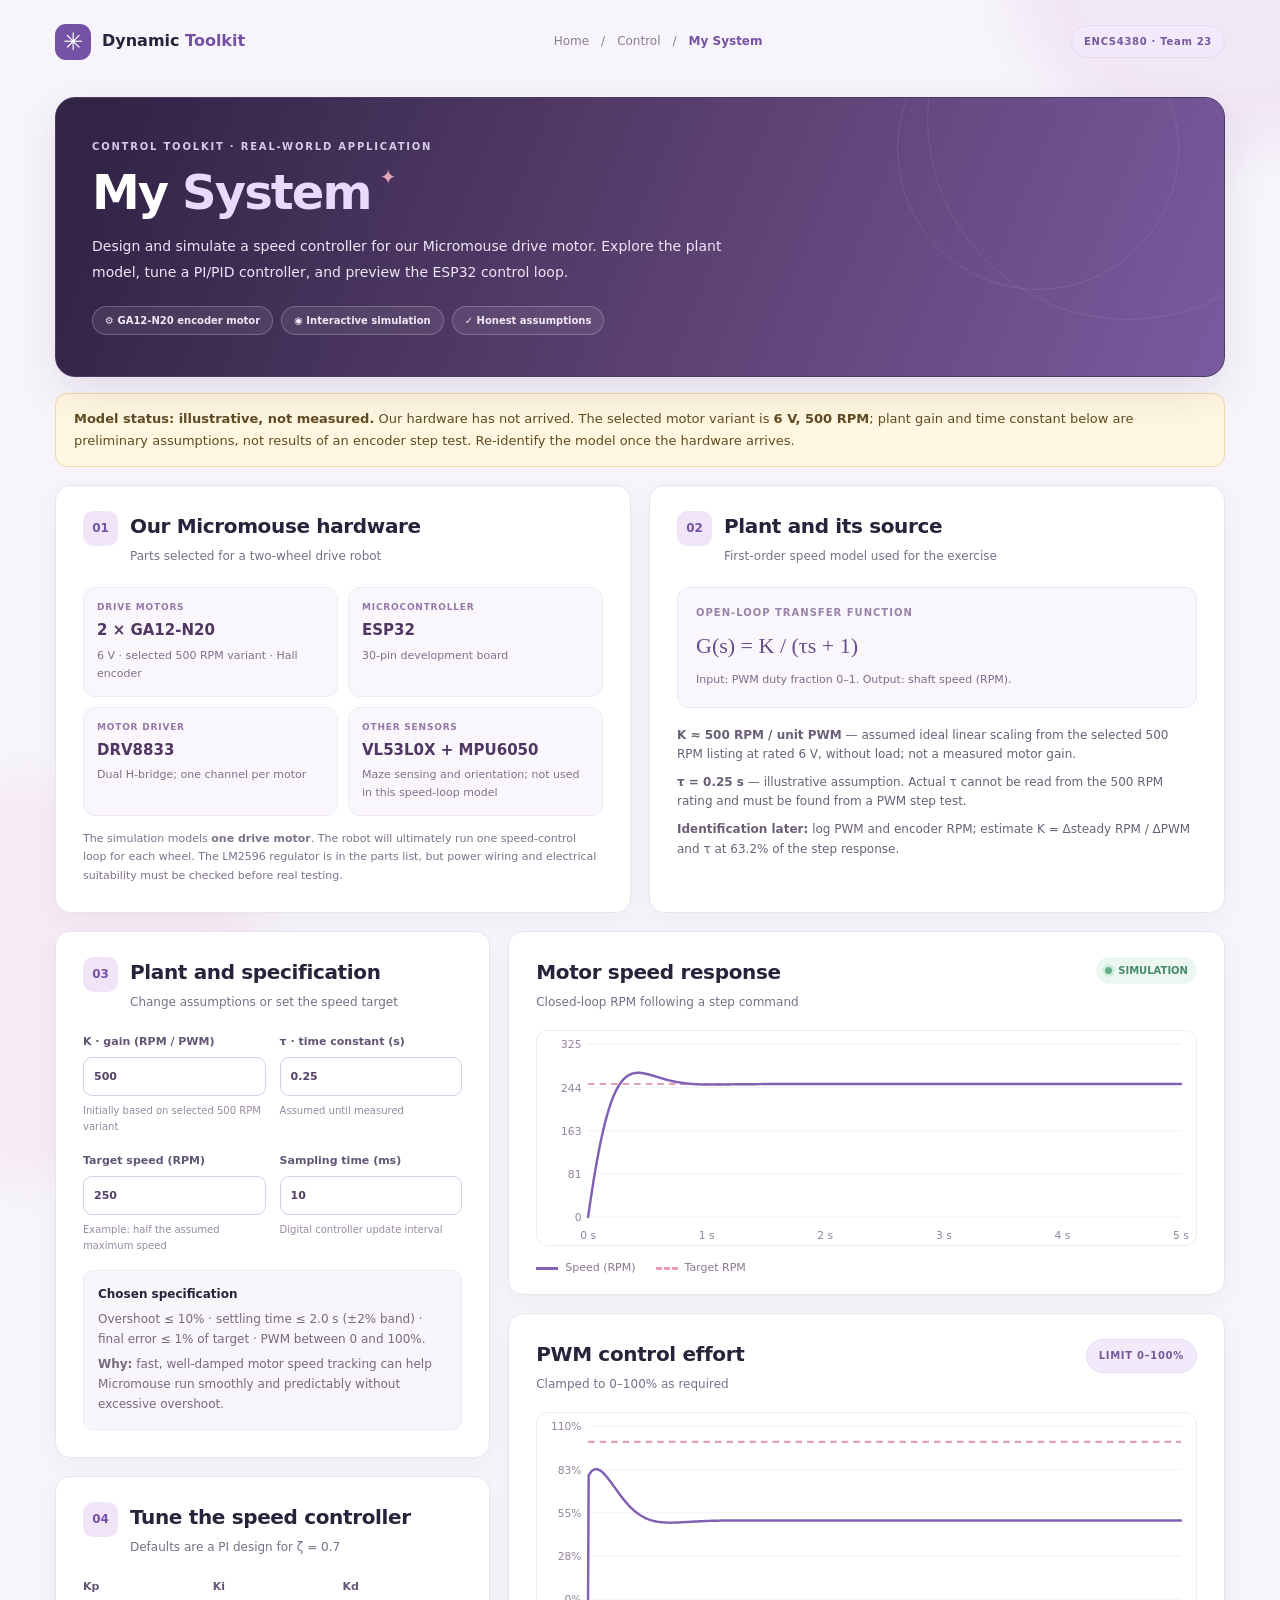
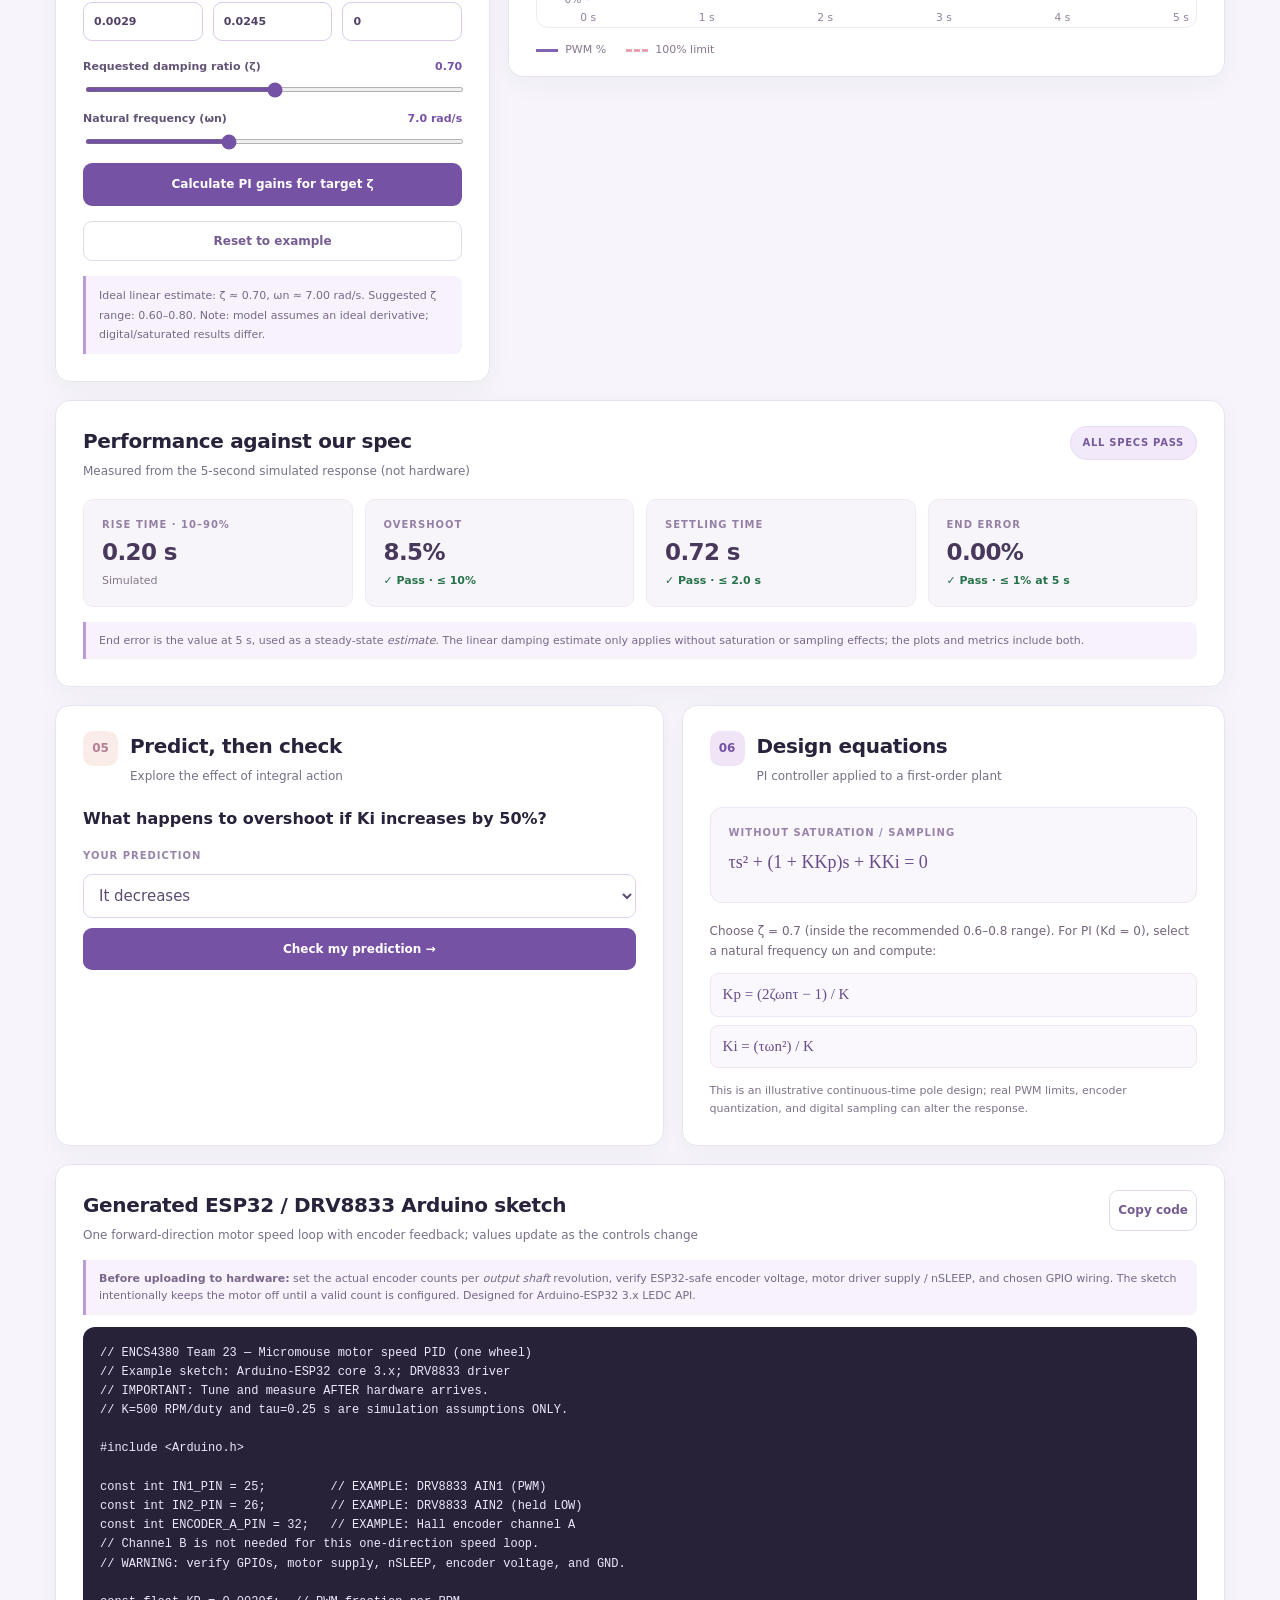
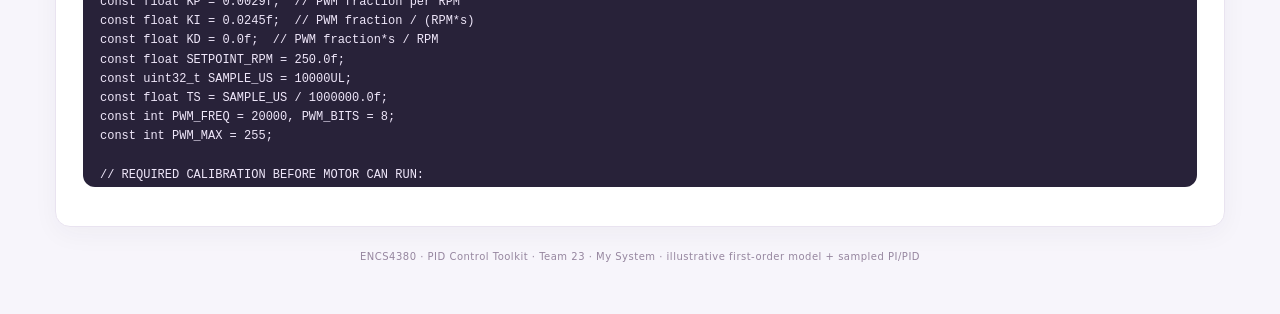
<file: my-system.html>
<!DOCTYPE html>
<html lang="en">
<head>
  <meta charset="UTF-8" />
  <meta name="viewport" content="width=device-width, initial-scale=1" />
  <meta name="description" content="Team 23 Micromouse PID motor speed control case study, with an illustrative plant model and generated ESP32 code." />
  <title>My System | Micromouse PID · Team 23</title>
  <link rel="stylesheet" href="control-p1.css" />
  <link rel="stylesheet" href="my-system.css" />
  <script defer src="my-system.js"></script>
</head>
<body>
  <div class="ambient ambient-one" aria-hidden="true"></div>
  <div class="ambient ambient-two" aria-hidden="true"></div>
  <div class="page-shell">
    <nav class="nav-bar" aria-label="Navigation">
      <a class="brand" href="index.html"><span class="brand-mark">✳</span><span>Dynamic <b>Toolkit</b></span></a>
      <div class="nav-links"><a href="index.html">Home</a><span>/</span><a href="index.html#control">Control</a><span>/</span><b>My System</b></div>
      <span class="course-pill">ENCS4380 · Team 23</span>
    </nav>

    <header class="hero my-hero">
      <div class="hero-copy">
        <div class="eyebrow">CONTROL TOOLKIT · REAL-WORLD APPLICATION</div>
        <h1>My <span>System</span><span class="tiny-spark">✦</span></h1>
        <p>Design and simulate a speed controller for our Micromouse drive motor. Explore the plant model, tune a PI/PID controller, and preview the ESP32 control loop.</p>
        <div class="hero-pills"><span>⚙ GA12-N20 encoder motor</span><span>◉ Interactive simulation</span><span>✓ Honest assumptions</span></div>
      </div>
    </header>

    <div class="notice" role="note"><strong>Model status: illustrative, not measured.</strong> Our hardware has not arrived. The selected motor variant is <b>6 V, 500 RPM</b>; plant gain and time constant below are preliminary assumptions, not results of an encoder step test. Re-identify the model once the hardware arrives.</div>

    <main>
      <section class="overview-grid" aria-label="System details">
        <article class="panel">
          <div class="section-heading"><span class="section-num">01</span><div><h2>Our Micromouse hardware</h2><p>Parts selected for a two-wheel drive robot</p></div></div>
          <div class="hardware-grid">
            <div><small>DRIVE MOTORS</small><strong>2 × GA12-N20</strong><span>6 V · selected 500 RPM variant · Hall encoder</span></div>
            <div><small>MICROCONTROLLER</small><strong>ESP32</strong><span>30-pin development board</span></div>
            <div><small>MOTOR DRIVER</small><strong>DRV8833</strong><span>Dual H-bridge; one channel per motor</span></div>
            <div><small>OTHER SENSORS</small><strong>VL53L0X + MPU6050</strong><span>Maze sensing and orientation; not used in this speed-loop model</span></div>
          </div>
          <p class="subnote">The simulation models <b>one drive motor</b>. The robot will ultimately run one speed-control loop for each wheel. The LM2596 regulator is in the parts list, but power wiring and electrical suitability must be checked before real testing.</p>
        </article>
        <article class="panel">
          <div class="section-heading"><span class="section-num">02</span><div><h2>Plant and its source</h2><p>First-order speed model used for the exercise</p></div></div>
          <div class="formula-card"><small>OPEN-LOOP TRANSFER FUNCTION</small><div class="math-line">G(s) = K / (τs + 1)</div><p>Input: PWM duty fraction 0–1. Output: shaft speed (RPM).</p></div>
          <div class="source-lines">
            <p><b>K ≈ 500 RPM / unit PWM</b> — assumed ideal linear scaling from the selected 500 RPM listing at rated 6 V, without load; not a measured motor gain.</p>
            <p><b>τ = 0.25 s</b> — illustrative assumption. Actual τ cannot be read from the 500 RPM rating and must be found from a PWM step test.</p>
            <p><b>Identification later:</b> log PWM and encoder RPM; estimate K = Δsteady RPM / ΔPWM and τ at 63.2% of the step response.</p>
          </div>
        </article>
      </section>

      <section class="main-grid" aria-label="PID design and simulation">
        <div class="settings-column">
          <div class="panel">
            <div class="section-heading"><span class="section-num">03</span><div><h2>Plant and specification</h2><p>Change assumptions or set the speed target</p></div></div>
            <div class="parameter-grid model-fields">
              <label class="number-control">K · gain (RPM / PWM)<input type="number" id="K" min="50" max="1500" step="10" value="500" /><small>Initially based on selected 500 RPM variant</small></label>
              <label class="number-control">τ · time constant (s)<input type="number" id="tau" min="0.02" max="3" step="0.01" value="0.25" /><small>Assumed until measured</small></label>
              <label class="number-control">Target speed (RPM)<input type="number" id="sp" min="10" max="1000" step="10" value="250" /><small>Example: half the assumed maximum speed</small></label>
              <label class="number-control">Sampling time (ms)<input type="number" id="sampleMs" min="5" max="100" step="5" value="10" /><small>Digital controller update interval</small></label>
            </div>
            <div class="spec-card"><b>Chosen specification</b><p>Overshoot ≤ 10% · settling time ≤ 2.0 s (±2% band) · final error ≤ 1% of target · PWM between 0 and 100%.</p><p><b>Why:</b> fast, well-damped motor speed tracking can help Micromouse run smoothly and predictably without excessive overshoot.</p></div>
          </div>

          <div class="panel">
            <div class="section-heading"><span class="section-num">04</span><div><h2>Tune the speed controller</h2><p>Defaults are a PI design for ζ = 0.7</p></div></div>
            <div class="gain-fields">
              <label class="number-control">Kp <input type="number" id="kp" min="0" max="1" step="0.0001" value="0.0029" /></label>
              <label class="number-control">Ki <input type="number" id="ki" min="0" max="2" step="0.0005" value="0.0245" /></label>
              <label class="number-control">Kd <input type="number" id="kd" min="0" max="0.05" step="0.0001" value="0" /></label>
            </div>
            <div class="autotune">
              <label class="range-control"><span>Requested damping ratio (ζ) <output id="zetaOut">0.70</output></span><input type="range" id="targetZeta" min="0.6" max="0.8" step="0.05" value="0.7" /></label>
              <label class="range-control"><span>Natural frequency (ωn) <output id="wnOut">7.0 rad/s</output></span><input type="range" id="targetWn" min="4" max="12" step="0.5" value="7" /></label>
            </div>
            <button class="primary-button full-btn" id="autoTune" type="button">Calculate PI gains for target ζ</button>
            <button class="outline-button" id="reset" type="button">Reset to example</button>
            <p id="poleEstimate" class="explain-note" aria-live="polite"></p>
          </div>
        </div>

        <div class="analysis-column">
          <div class="panel plot-panel"><div class="topline"><div><h2>Motor speed response</h2><p>Closed-loop RPM following a step command</p></div><span class="live-pill"><span class="pulse"></span> SIMULATION</span></div><div class="plot-container" id="speedPlot" role="img" aria-label="Simulated speed plotted against reference"></div><div class="chart-legend"><span><i class="key purple"></i>Speed (RPM)</span><span><i class="key pink dashed"></i>Target RPM</span></div></div>
          <div class="panel plot-panel"><div class="topline"><div><h2>PWM control effort</h2><p>Clamped to 0–100% as required</p></div><span class="info-chip">LIMIT 0–100%</span></div><div class="plot-container" id="pwmPlot" role="img" aria-label="Simulated control signal as PWM duty percent"></div><div class="chart-legend"><span><i class="key purple"></i>PWM %</span><span><i class="key pink dashed"></i>100% limit</span></div></div>
        </div>
      </section>

      <section class="panel metrics-panel"><div class="topline"><div><h2>Performance against our spec</h2><p>Measured from the 5-second simulated response (not hardware)</p></div><span class="info-chip" id="statusChip">SIMULATED</span></div>
        <div class="metrics-grid">
          <div class="metric"><small>RISE TIME · 10–90%</small><strong id="mRise">—</strong><span>Simulated</span></div>
          <div class="metric"><small>OVERSHOOT</small><strong id="mOvershoot">—</strong><span id="vOvershoot">Spec ≤ 10%</span></div>
          <div class="metric"><small>SETTLING TIME</small><strong id="mSettling">—</strong><span id="vSettling">Spec ≤ 2.0 s</span></div>
          <div class="metric"><small>END ERROR</small><strong id="mError">—</strong><span id="vError">Spec ≤ 1%</span></div>
        </div>
        <p class="explain-note">End error is the value at 5 s, used as a steady-state <i>estimate</i>. The linear damping estimate only applies without saturation or sampling effects; the plots and metrics include both.</p>
      </section>

      <section class="lower-grid">
        <article class="panel lesson-panel"><div class="section-heading"><span class="section-num blush">05</span><div><h2>Predict, then check</h2><p>Explore the effect of integral action</p></div></div>
          <h3>What happens to overshoot if Ki increases by 50%?</h3>
          <label class="select-label" for="prediction">YOUR PREDICTION</label><select id="prediction"><option value="decrease">It decreases</option><option value="increase">It increases</option><option value="same">It remains about the same</option></select>
          <button class="primary-button predict-btn" id="checkPrediction" type="button">Check my prediction →</button><p class="prediction-result" id="predictionResult" aria-live="polite"></p>
        </article>
        <article class="panel"><div class="section-heading"><span class="section-num">06</span><div><h2>Design equations</h2><p>PI controller applied to a first-order plant</p></div></div>
          <div class="formula-card"><small>WITHOUT SATURATION / SAMPLING</small><div class="math-line formula-small">τs² + (1 + KKp)s + KKi = 0</div></div>
          <p class="math-explain">Choose ζ = 0.7 (inside the recommended 0.6–0.8 range). For PI (Kd = 0), select a natural frequency ωn and compute:</p>
          <div class="mini-equation">Kp = (2ζωnτ − 1) / K</div><div class="mini-equation">Ki = (τωn²) / K</div>
          <p class="subnote">This is an illustrative continuous-time pole design; real PWM limits, encoder quantization, and digital sampling can alter the response.</p>
        </article>
      </section>

      <section class="panel code-panel"><div class="topline"><div><h2>Generated ESP32 / DRV8833 Arduino sketch</h2><p>One forward-direction motor speed loop with encoder feedback; values update as the controls change</p></div><button class="outline-button copy-btn" id="copyCode" type="button">Copy code</button></div>
        <p class="explain-note"><b>Before uploading to hardware:</b> set the actual encoder counts per <i>output shaft</i> revolution, verify ESP32-safe encoder voltage, motor driver supply / nSLEEP, and chosen GPIO wiring. The sketch intentionally keeps the motor off until a valid count is configured. Designed for Arduino-ESP32 3.x LEDC API.</p>
        <pre class="code-output"><code id="arduinoCode"></code></pre>
      </section>
      <p class="page-footnote">ENCS4380 · PID Control Toolkit · Team 23 · My System · illustrative first-order model + sampled PI/PID</p>
    </main>
  </div>
</body>
</html>
</file>
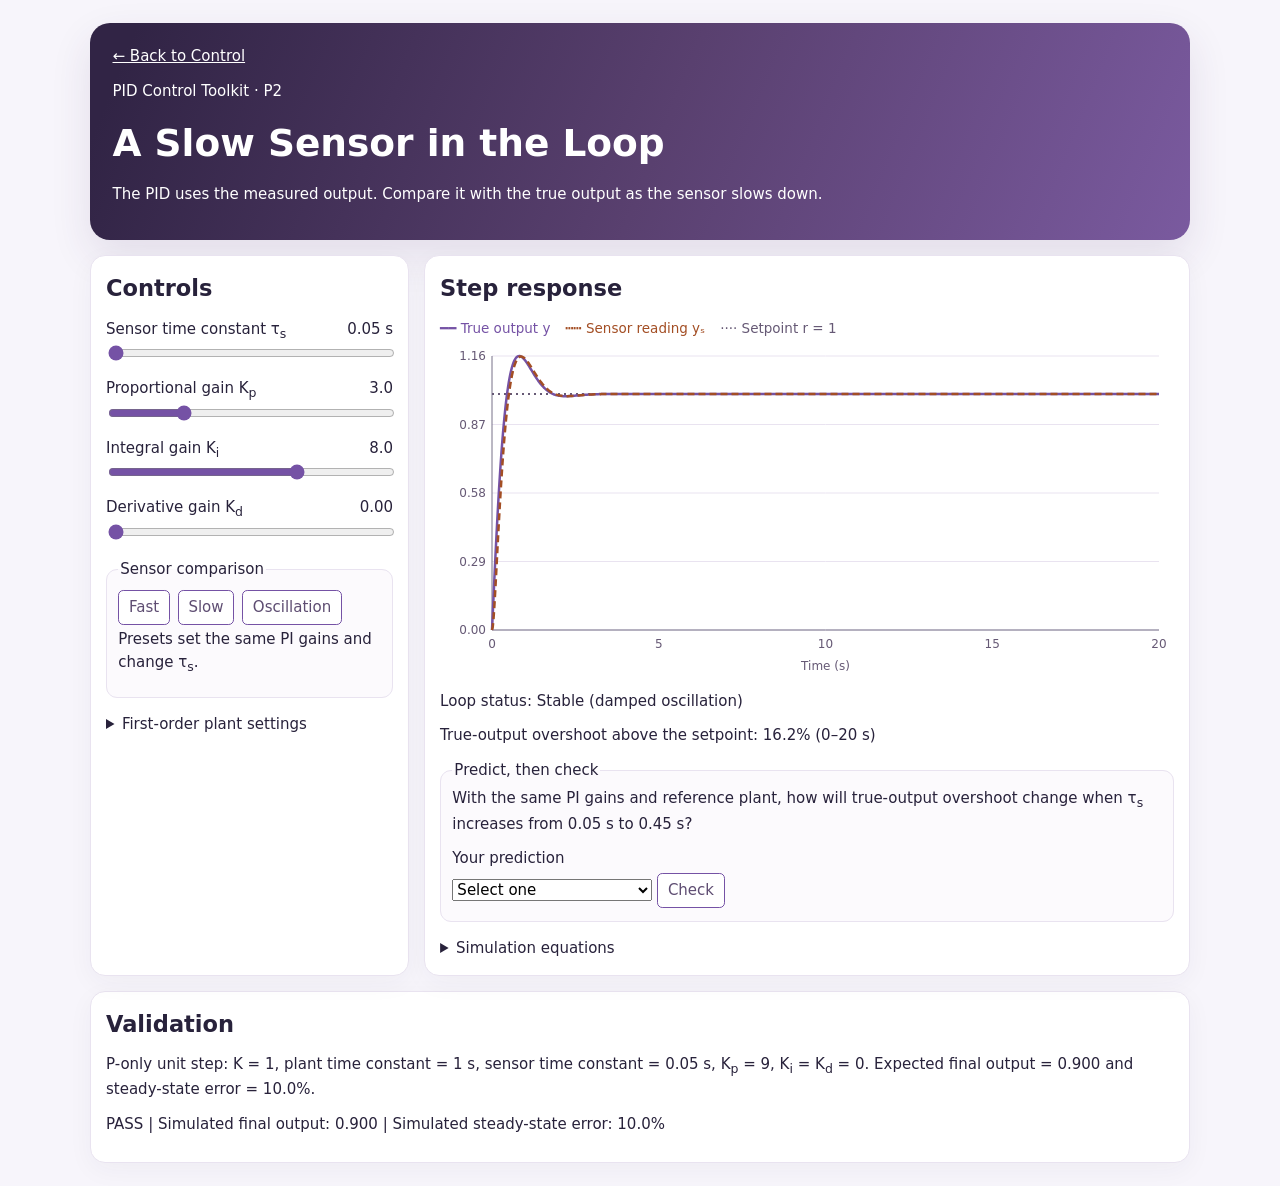
<file: p2.html>
<!doctype html>
<html lang="en">
<head>
<meta charset="utf-8">
<meta name="viewport" content="width=device-width, initial-scale=1">
<title>P2 | Slow Sensor in the Loop</title>
<style>
:root{font:15px/1.55 Inter,ui-sans-serif,system-ui;color:#28223b;background:#f7f5fb}
body{margin:0} main{max-width:1100px;margin:auto;padding:1.5rem}
header{padding:1.5rem;background:linear-gradient(112deg,#312445 4%,#59406f 52%,#7a5a9f);color:white;border-radius:20px;margin-bottom:1rem;box-shadow:0 16px 42px #3d285f1c}
h1,h2,p{margin:0 0 .75rem} h1{font-size:clamp(1.6rem,5vw,2.5rem)}
.layout{display:grid;grid-template-columns:minmax(230px,1fr) minmax(0,2.4fr);gap:1rem}
section,aside{background:white;border:1px solid #e9e3f0;border-radius:15px;padding:1rem;box-shadow:0 7px 26px #38274d0b}
label{display:block;margin-top:.6rem} output{float:right;font-variant-numeric:tabular-nums}
input[type=range]{width:100%;accent-color:#7552a5} input[type=number]{width:5.5rem;margin-left:.35rem}
button,select,input[type=number]{font:inherit} button{padding:.32rem .65rem;border:1px solid #7552a5;background:white;color:#5e4d72;border-radius:.35rem;cursor:pointer;margin:.2rem .2rem .2rem 0}
button:focus-visible,input:focus-visible,select:focus-visible{outline:3px solid #bb9ce0;outline-offset:2px}
canvas{display:block;width:100%;height:340px} .legend{display:flex;flex-wrap:wrap;gap:.35rem 1rem;font-size:.9rem}
.true{color:#7552a5}.sensor{color:#a34e24}.target{color:#665975}.facts{margin-top:.75rem;font-variant-numeric:tabular-nums}
details{margin-top:1rem} #verdict{margin-top:.5rem} #verdict:empty{display:none} fieldset{margin:.75rem 0 0;border:1px solid #e9e3f0;border-radius:11px;background:#fcfafd;min-width:0} button:hover{background:#f3eef9}
@media(max-width:680px){main{padding:.75rem}.layout{grid-template-columns:1fr}canvas{height:285px}}
</style>
<script defer src="H2_P2.js"></script>
</head>
<body>
<main>
<header>
<nav aria-label="Toolkit navigation"><a href="./#control" style="display:inline-block;color:inherit;margin-bottom:.75rem">&larr; Back to Control</a></nav>
<p>PID Control Toolkit · P2</p>
<h1>A Slow Sensor in the Loop</h1>
<p>The PID uses the measured output. Compare it with the true output as the sensor slows down.</p>
</header>
<div class="layout">
<aside aria-label="Simulation controls">
<h2>Controls</h2>
<label for="sensorTau">Sensor time constant τ<sub>s</sub> <output id="sensorTauValue" for="sensorTau"></output></label>
<input id="sensorTau" type="range" min=".05" max="1.5" step=".01" value=".05">
<label for="kp">Proportional gain K<sub>p</sub> <output id="kpValue" for="kp"></output></label>
<input id="kp" type="range" min="0" max="12" step=".1" value="3">
<label for="ki">Integral gain K<sub>i</sub> <output id="kiValue" for="ki"></output></label>
<input id="ki" type="range" min="0" max="12" step=".1" value="8">
<label for="kd">Derivative gain K<sub>d</sub> <output id="kdValue" for="kd"></output></label>
<input id="kd" type="range" min="0" max="3" step=".05" value="0">
<fieldset>
<legend>Sensor comparison</legend>
<button type="button" data-tau=".05">Fast</button>
<button type="button" data-tau=".45">Slow</button>
<button type="button" data-tau="1">Oscillation</button>
<p>Presets set the same PI gains and change τ<sub>s</sub>.</p>
</fieldset>
<details>
<summary>First-order plant settings</summary>
<label for="gain">Plant gain K <input id="gain" type="number" min=".01" max="100" step="any" value="1" required></label>
<label for="plantTau">Plant τ (s) <input id="plantTau" type="number" min=".05" max="20" step="any" value="1" required></label>
<p>Enter the measured motor parameters here once available.</p>
</details>
</aside>
<section aria-labelledby="response">
<h2 id="response">Step response</h2>
<div class="legend"><span class="true">━━ True output y</span><span class="sensor">┅┅ Sensor reading yₛ</span><span class="target">···· Setpoint r = 1</span></div>
<canvas id="plot" role="img" aria-label="Step response comparing true output, sensor reading and setpoint"></canvas>
<p id="loop-status" class="facts" role="status"></p><p id="stats" class="facts"></p>
<fieldset>
<legend>Predict, then check</legend>
<p>With the same PI gains and reference plant, how will true-output overshoot change when τ<sub>s</sub> increases from 0.05 s to 0.45 s?</p>
<label for="prediction">Your prediction</label>
<select id="prediction"><option value="">Select one</option><option value="increase">It increases</option><option value="decrease">It decreases</option><option value="same">It stays about the same</option></select>
<button id="check" type="button">Check</button>
<p id="verdict" aria-live="polite"></p>
</fieldset>
<details>
<summary>Simulation equations</summary>
<p>For the plant, dy/dt = (Ku − y)/τ. For the sensor, dyₛ/dt = (y − yₛ)/τₛ. The PID uses e = r − yₛ, so u = Kₚe + Kᵢ∫e dt − K<sub>d</sub> dyₛ/dt during the constant step. RK4 integrates the plant, sensor and integral states together.</p>
</details>
</section>
</div>
<section aria-labelledby="validation-title" style="margin-top:1rem"><h2 id="validation-title">Validation</h2><p>P-only unit step: K = 1, plant time constant = 1 s, sensor time constant = 0.05 s, K<sub>p</sub> = 9, K<sub>i</sub> = K<sub>d</sub> = 0. Expected final output = 0.900 and steady-state error = 10.0%.</p><p id="validation-result"></p></section>
</main>
</body>
</html>
</file>
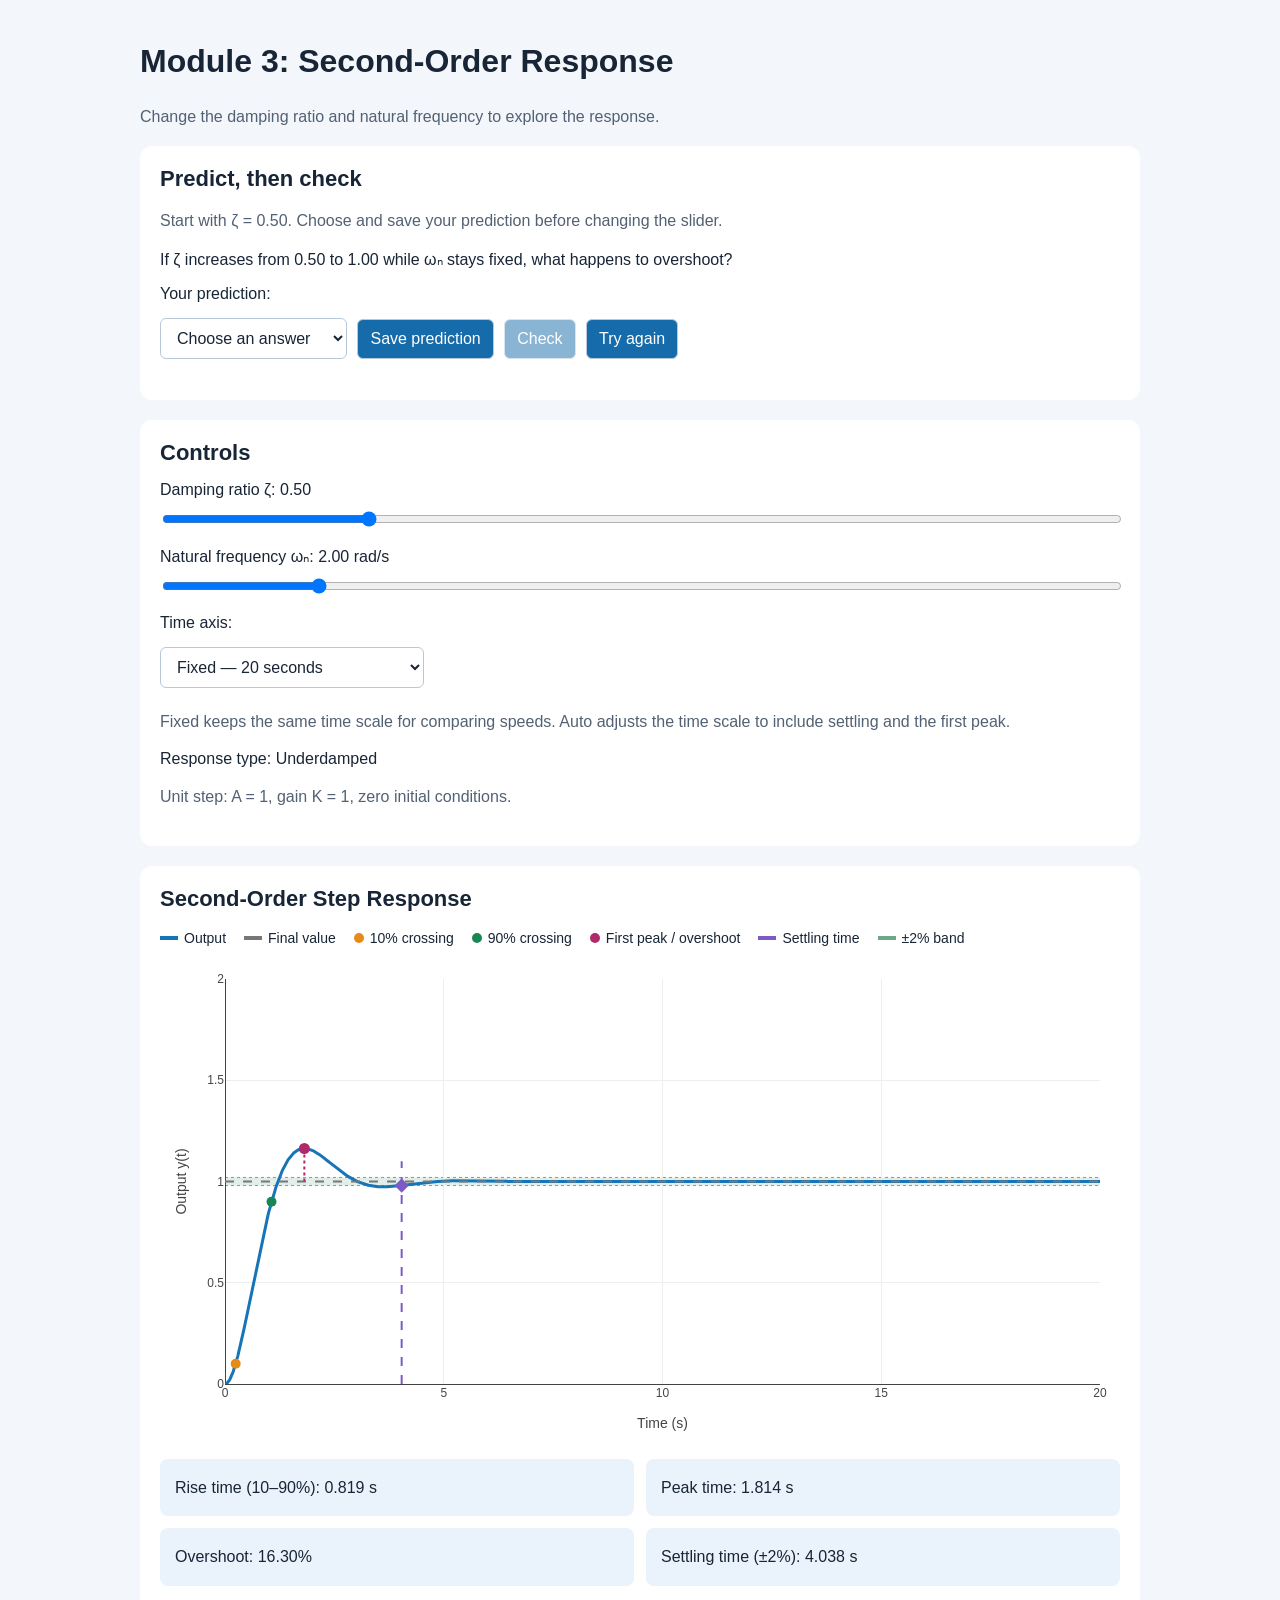
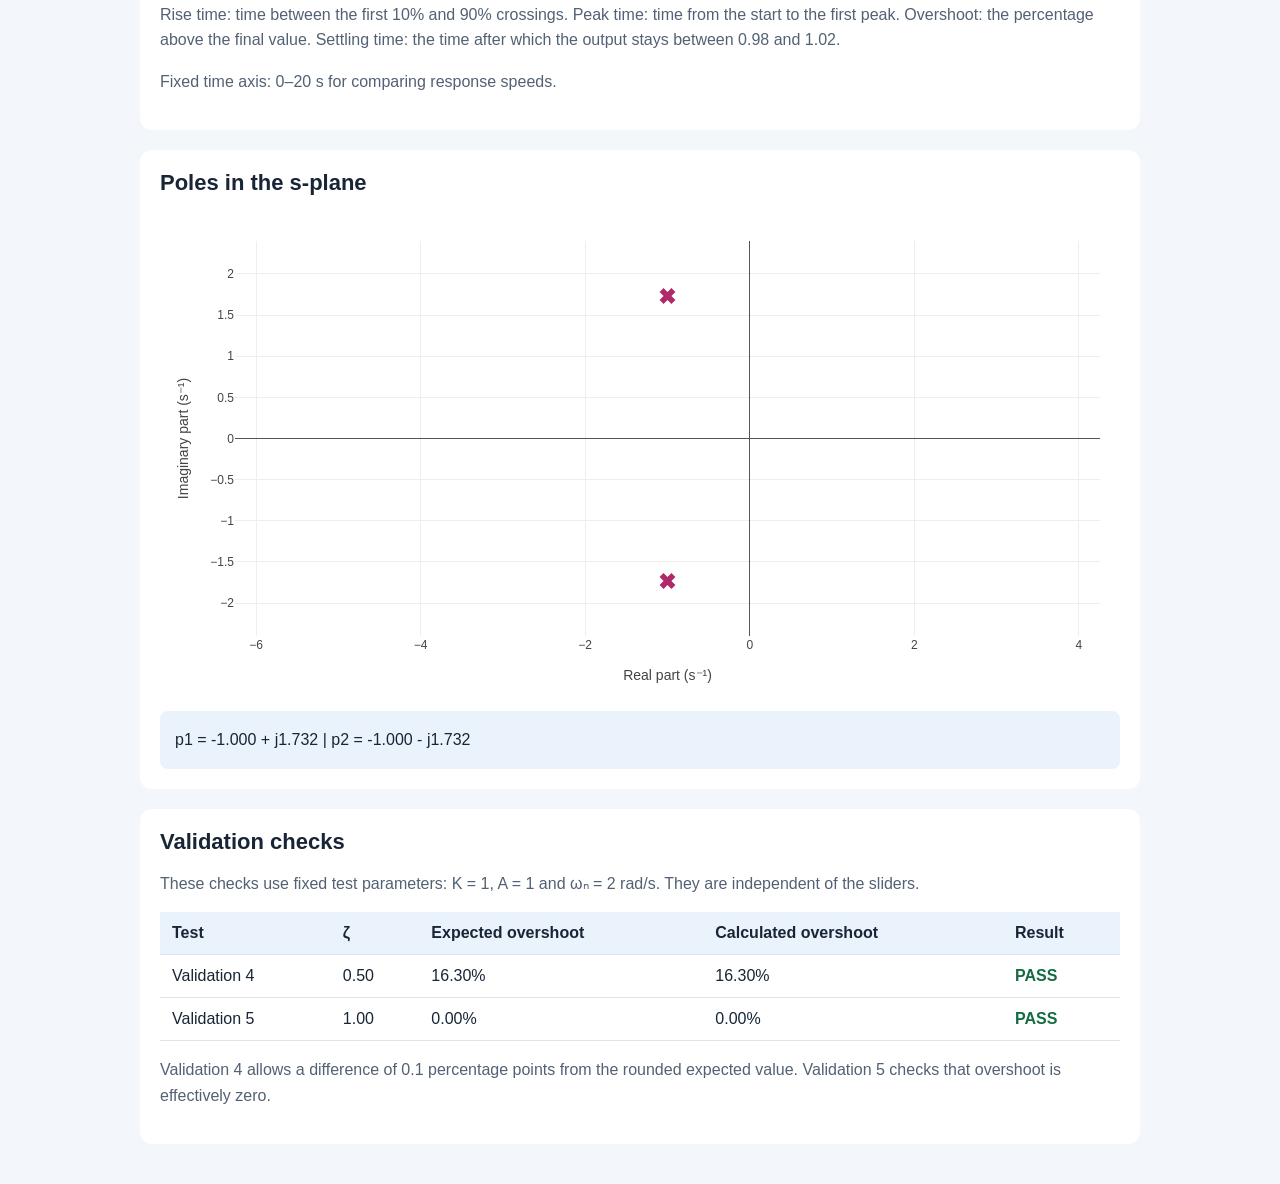
<file: test-module3.html>
<!DOCTYPE html>
<html lang="en">
<head>
  <meta charset="UTF-8">
  <meta name="viewport" content="width=device-width, initial-scale=1">
  <title>Module 3 — Second-Order Response</title>

  <style>
    * { box-sizing: border-box; }

    body {
      margin: 0;
      padding: 20px;
      background: #f3f6fa;
      color: #182536;
      font-family: Arial, sans-serif;
    }

    main {
      max-width: 1000px;
      margin: auto;
    }

    h1 { line-height: 1.3; }

    h2 {
      margin: 0 0 15px;
      font-size: 22px;
    }

    .panel {
      margin-bottom: 20px;
      padding: 20px;
      background: white;
      border-radius: 12px;
    }

    label {
      display: block;
      margin-bottom: 10px;
    }

    input[type="range"] {
      width: 100%;
      margin-bottom: 20px;
    }

    button, select {
      max-width: 100%;
      margin: 5px 6px 5px 0;
      padding: 10px 12px;
      border: 1px solid #b8c8d8;
      border-radius: 6px;
      font: inherit;
    }

    select {
      background: white;
      color: #182536;
    }

    button {
      background: #166baa;
      color: white;
      cursor: pointer;
    }

    button:disabled {
      opacity: 0.5;
      cursor: default;
    }

    button:focus-visible,
    select:focus-visible,
    input:focus-visible {
      outline: 3px solid #e88a16;
      outline-offset: 3px;
    }

    #predictionResult {
      line-height: 1.7;
    }

    .plot {
      width: 100%;
      height: 500px;
    }

    .legend {
      display: flex;
      flex-wrap: wrap;
      gap: 10px 18px;
      margin: 10px 0;
      font-size: 14px;
      line-height: 1.6;
    }

    .legend span {
      display: inline-flex;
      align-items: center;
      gap: 6px;
    }

    .symbol {
      display: inline-block;
      width: 18px;
      height: 4px;
      background: var(--color);
    }

    .dot {
      width: 10px;
      height: 10px;
      border-radius: 50%;
    }

    .results {
      display: grid;
      grid-template-columns: repeat(2, minmax(0, 1fr));
      gap: 12px;
    }

    .result {
      margin: 0;
      padding: 15px;
      background: #eaf3fc;
      border-radius: 8px;
      line-height: 1.7;
    }

    .note {
      color: #526173;
      line-height: 1.6;
    }

    .table-wrap {
      overflow-x: auto;
    }

    table {
      width: 100%;
      border-collapse: collapse;
      text-align: left;
    }

    th, td {
      padding: 12px;
      border-bottom: 1px solid #dce4ed;
    }

    th { background: #eaf3fc; }

    .pass {
      color: #146c43;
      font-weight: bold;
    }

    .fail {
      color: #b42318;
      font-weight: bold;
    }

    @media (max-width: 600px) {
      body { padding: 10px; }
      .panel { padding: 12px; }
      h1 { font-size: 26px; }
      h2 { font-size: 20px; }
      .results { grid-template-columns: 1fr; }
    }
  </style>
</head>

<body>
<main>
  <h1>Module 3: Second-Order Response</h1>

  <p class="note">
    Change the damping ratio and natural frequency
    to explore the response.
  </p>

  <section class="panel">
    <h2>Predict, then check</h2>

    <p class="note">
      Start with ζ = 0.50. Choose and save your prediction
      before changing the slider.
    </p>

    <div id="predictionBox"></div>
  </section>

  <section class="panel">
    <h2>Controls</h2>

    <label for="zetaSlider">
      Damping ratio ζ:
      <output id="zetaValue" for="zetaSlider">0.50</output>
    </label>

    <input id="zetaSlider" type="range"
           min="0.1" max="2" step="0.05" value="0.5">

    <label for="wnSlider">
      Natural frequency ωₙ:
      <output id="wnValue" for="wnSlider">2.00</output>
      rad/s
    </label>

    <input id="wnSlider" type="range"
           min="0.5" max="10" step="0.1" value="2">

    <label for="timeMode">Time axis:</label>

    <select id="timeMode" aria-describedby="timeModeHelp">
      <option value="fixed">Fixed — 20 seconds</option>
      <option value="auto">Auto — show the full response</option>
    </select>

    <p id="timeModeHelp" class="note">
      Fixed keeps the same time scale for comparing speeds.
      Auto adjusts the time scale to include settling
      and the first peak.
    </p>

    <p id="dampingType"></p>

    <p class="note">
      Unit step: A = 1, gain K = 1,
      zero initial conditions.
    </p>
  </section>

  <section class="panel">
    <h2>Second-Order Step Response</h2>

    <div class="legend">
      <span>
        <i class="symbol" style="--color:#1674b8"></i>
        Output
      </span>

      <span>
        <i class="symbol" style="--color:#777"></i>
        Final value
      </span>

      <span>
        <i class="symbol dot" style="--color:#e88a16"></i>
        10% crossing
      </span>

      <span>
        <i class="symbol dot" style="--color:#198754"></i>
        90% crossing
      </span>

      <span>
        <i class="symbol dot" style="--color:#b02a69"></i>
        First peak / overshoot
      </span>

      <span>
        <i class="symbol" style="--color:#7c5cc4"></i>
        Settling time
      </span>

      <span>
        <i class="symbol" style="--color:#69a98a"></i>
        ±2% band
      </span>
    </div>

    <div id="secondOrderPlot" class="plot"></div>

    <div class="results" aria-live="polite">
      <p id="riseTimeResult" class="result"></p>
      <p id="peakTimeResult" class="result"></p>
      <p id="overshootResult" class="result"></p>
      <p id="settlingTimeResult" class="result"></p>
    </div>

    <p class="note">
      Rise time: time between the first 10% and 90% crossings.
      Peak time: time from the start to the first peak.
      Overshoot: the percentage above the final value.
      Settling time: the time after which the output stays
      between 0.98 and 1.02.
    </p>

    <p id="timeWindowNote" class="note"></p>
  </section>

  <section class="panel">
    <h2>Poles in the s-plane</h2>

    <div id="polesPlot" class="plot"></div>

    <p id="poleValues" class="result"></p>
  </section>

  <section class="panel">
    <h2>Validation checks</h2>

    <p class="note">
      These checks use fixed test parameters:
      K = 1, A = 1 and ωₙ = 2 rad/s.
      They are independent of the sliders.
    </p>

    <div class="table-wrap">
      <table>
        <thead>
          <tr>
            <th scope="col">Test</th>
            <th scope="col">ζ</th>
            <th scope="col">Expected overshoot</th>
            <th scope="col">Calculated overshoot</th>
            <th scope="col">Result</th>
          </tr>
        </thead>

        <tbody id="validationRows"></tbody>
      </table>
    </div>

    <p class="note">
      Validation 4 allows a difference of 0.1 percentage points
      from the rounded expected value.
      Validation 5 checks that overshoot is effectively zero.
    </p>
  </section>
</main>

<script src="https://cdn.plot.ly/plotly-2.35.2.min.js"></script>
<script src="second-order.js"></script>

<script>
  const zetaSlider = document.getElementById("zetaSlider");
  const wnSlider = document.getElementById("wnSlider");
  const timeMode = document.getElementById("timeMode");

  const plotConfig = {
    responsive: true,
    displayModeBar: false
  };

  function drawModule3() {
    const zeta = Number(zetaSlider.value);
    const wn = Number(wnSlider.value);

    const poles = secondOrderPoles(zeta, wn);
    const rise = secondOrderRiseTime(zeta, wn);
    const peak = secondOrderPeak(zeta, wn);
    const overshoot = secondOrderOvershoot(zeta, wn);
    const settling = secondOrderSettlingTime(zeta, wn);

    document.getElementById("zetaValue").textContent =
      zeta.toFixed(2);

    document.getElementById("wnValue").textContent =
      wn.toFixed(2);

    const type = zeta < 1
      ? "Underdamped"
      : zeta === 1
        ? "Critically damped"
        : "Overdamped";

    document.getElementById("dampingType").textContent =
      "Response type: " + type;

    document.getElementById("riseTimeResult").textContent =
      rise.riseTime === null
        ? "Rise time: not found."
        : "Rise time (10–90%): " +
          rise.riseTime.toFixed(3) + " s";

    document.getElementById("peakTimeResult").textContent =
      peak === null
        ? "Peak time: No peak."
        : "Peak time: " + peak.peakTime.toFixed(3) + " s";

    document.getElementById("overshootResult").textContent =
      "Overshoot: " + overshoot.toFixed(2) + "%";

    document.getElementById("settlingTimeResult").textContent =
      settling === null
        ? "Settling time: not found."
        : "Settling time (±2%): " +
          settling.toFixed(3) + " s";

    // Choose a fixed or automatic time window.
    const autoTime = timeMode.value === "auto";

    const decayRate = zeta <= 1
      ? zeta * wn
      : -poles[0].real;

    const endTime = autoTime
      ? Math.max(
          10 / decayRate,
          settling !== null ? settling * 1.3 : 0,
          rise.t90 !== null ? rise.t90 * 1.3 : 0,
          peak !== null ? peak.peakTime * 1.3 : 0
        )
      : 20;

    const samples = 4000;

    const t = Array.from(
      { length: samples + 1 },
      (_, i) => i * endTime / samples
    );

    const y = t.map(time =>
      secondOrderStep(time, zeta, wn)
    );

    const traces = [
      {
        x: t,
        y: y,
        mode: "lines",
        line: {
          color: "#1674b8",
          width: 3
        },
        hovertemplate:
          "Time: %{x:.3f} s<br>" +
          "Output: %{y:.3f}<extra></extra>"
      },
      {
        x: [0, endTime],
        y: [1, 1],
        mode: "lines",
        line: {
          color: "#777777",
          dash: "dash"
        },
        hoverinfo: "skip"
      }
    ];

    if (rise.t10 !== null && rise.t10 <= endTime) {
      traces.push({
        x: [rise.t10],
        y: [0.1],
        mode: "markers",
        marker: {
          color: "#e88a16",
          size: 10
        },
        hovertemplate:
          "10% crossing<br>" +
          "Time: %{x:.3f} s<extra></extra>"
      });
    }

    if (rise.t90 !== null && rise.t90 <= endTime) {
      traces.push({
        x: [rise.t90],
        y: [0.9],
        mode: "markers",
        marker: {
          color: "#198754",
          size: 10
        },
        hovertemplate:
          "90% crossing<br>" +
          "Time: %{x:.3f} s<extra></extra>"
      });
    }

    if (peak !== null && peak.peakTime <= endTime) {
      traces.push({
        x: [peak.peakTime],
        y: [peak.peakValue],
        mode: "markers",
        marker: {
          color: "#b02a69",
          size: 11
        },
        hovertemplate:
          "First peak<br>Time: %{x:.3f} s<br>" +
          "Output: %{y:.3f}<extra></extra>"
      });

      traces.push({
        x: [peak.peakTime, peak.peakTime],
        y: [1, peak.peakValue],
        mode: "lines",
        line: {
          color: "#b02a69",
          width: 2,
          dash: "dot"
        },
        hovertemplate:
          "Overshoot: " + overshoot.toFixed(2) +
          "%<extra></extra>"
      });
    }

    if (settling !== null && settling <= endTime) {
      traces.push({
        x: [settling],
        y: [secondOrderStep(settling, zeta, wn)],
        mode: "markers",
        marker: {
          color: "#7c5cc4",
          size: 11,
          symbol: "diamond"
        },
        hovertemplate:
          "Settling time (±2%)<br>" +
          "Time: %{x:.3f} s<extra></extra>"
      });
    }

    const shapes = [
      {
        type: "rect",
        xref: "x",
        yref: "y",
        x0: 0,
        x1: endTime,
        y0: 0.98,
        y1: 1.02,
        fillcolor: "rgba(105,169,138,0.20)",
        line: { width: 0 },
        layer: "below"
      },
      {
        type: "line",
        x0: 0,
        x1: endTime,
        y0: 0.98,
        y1: 0.98,
        line: {
          color: "#69a98a",
          width: 1,
          dash: "dot"
        },
        layer: "below"
      },
      {
        type: "line",
        x0: 0,
        x1: endTime,
        y0: 1.02,
        y1: 1.02,
        line: {
          color: "#69a98a",
          width: 1,
          dash: "dot"
        },
        layer: "below"
      }
    ];

    if (settling !== null && settling <= endTime) {
      shapes.push({
        type: "line",
        x0: settling,
        x1: settling,
        y0: 0,
        y1: 1.1,
        line: {
          color: "#7c5cc4",
          width: 2,
          dash: "dash"
        },
        layer: "below"
      });
    }

    const outsideWindow = [];

    if (rise.t90 !== null && rise.t90 > endTime) {
      outsideWindow.push("the 90% crossing");
    }

    if (peak !== null && peak.peakTime > endTime) {
      outsideWindow.push("the first peak");
    }

    if (settling !== null && settling > endTime) {
      outsideWindow.push("the settling time");
    }

    document.getElementById("timeWindowNote").textContent =
      (autoTime
        ? "Automatic time axis: 0–" + endTime.toFixed(2) +
          " s. Check the time labels when comparing speeds."
        : "Fixed time axis: 0–20 s for comparing response speeds.") +
      (outsideWindow.length
        ? " Outside this window: " +
          outsideWindow.join(", ") + "."
        : "");

    Plotly.react("secondOrderPlot", traces, {
      showlegend: false,
      shapes: shapes,

      xaxis: {
        title: {
          text: "Time (s)",
          standoff: 18
        },
        range: [0, endTime],
        autorange: false,
        automargin: true
      },

      yaxis: {
        title: {
          text: "Output y(t)",
          standoff: 12
        },
        range: [0, 2],
        autorange: false,
        automargin: true
      },

      margin: {
        t: 20,
        b: 75,
        l: 65,
        r: 20
      },

      paper_bgcolor: "white",
      plot_bgcolor: "white"
    }, plotConfig);

    const repeated = zeta === 1;

    Plotly.react("polesPlot", [{
      x: repeated
        ? [poles[0].real]
        : poles.map(p => p.real),

      y: repeated
        ? [0]
        : poles.map(p => p.imag),

      mode: repeated ? "markers+text" : "markers",
      text: repeated ? ["Repeated pole ×2"] : [],
      textposition: "top center",

      marker: {
        symbol: "x",
        size: 14,
        color: "#b02a69"
      },

      hovertemplate:
        "Real: %{x:.3f}<br>" +
        "Imaginary: %{y:.3f}<extra></extra>"
    }], {
      showlegend: false,

      xaxis: {
        title: {
          text: "Real part (s⁻¹)",
          standoff: 18
        },
        range: [
          Math.min(...poles.map(p => p.real)) - wn,
          wn * 0.5
        ],
        zeroline: true,
        zerolinecolor: "#555555",
        automargin: true
      },

      yaxis: {
        title: {
          text: "Imaginary part (s⁻¹)",
          standoff: 12
        },
        range: [-wn * 1.2, wn * 1.2],
        scaleanchor: "x",
        scaleratio: 1,
        zeroline: true,
        zerolinecolor: "#555555",
        automargin: true
      },

      margin: {
        t: 30,
        b: 75,
        l: 75,
        r: 20
      },

      paper_bgcolor: "white",
      plot_bgcolor: "white"
    }, plotConfig);

    document.getElementById("poleValues").textContent =
      poles.map((p, i) => {
        const imaginaryPart = p.imag === 0
          ? ""
          : (p.imag > 0 ? " + j" : " - j") +
            Math.abs(p.imag).toFixed(3);

        return "p" + (i + 1) + " = " +
          p.real.toFixed(3) + imaginaryPart;
      }).join("   |   ");
  }

  function showValidation() {
    const results = secondOrderValidation();
    const tbody = document.getElementById("validationRows");

    tbody.replaceChildren();

    results.forEach(test => {
      const row = document.createElement("tr");

      const values = [
        test.name,
        test.zeta.toFixed(2),
        test.expected.toFixed(2) + "%",
        test.actual.toFixed(2) + "%",
        test.passed ? "PASS" : "FAIL"
      ];

      values.forEach((value, index) => {
        const cell = document.createElement("td");
        cell.textContent = value;

        if (index === 4) {
          cell.className = test.passed ? "pass" : "fail";
        }

        row.appendChild(cell);
      });

      tbody.appendChild(row);
    });
  }

  zetaSlider.addEventListener("input", drawModule3);
  wnSlider.addEventListener("input", drawModule3);
  timeMode.addEventListener("change", drawModule3);

  drawModule3();
  showValidation();
  initSecondOrderPrediction();
</script>
</body>
</html>
</file>
<file: style.css>
/* Page appearance */
* {
  box-sizing: border-box;
}

body {
  margin: 0;
  min-height: 100vh;
  background: #faf4f7;
  color: #493553;
  font-family: "Segoe UI", Arial, sans-serif;
  isolation: isolate;
}

/* Decorative background shapes */
body::before,
body::after {
  content: "";
  position: fixed;
  z-index: -1;
  width: 65vw;
  height: 40vw;
  border-radius: 45% 55% 40% 60%;
  background: #b6a0c2;
  opacity: 0.65;
  pointer-events: none;
}

body::before {
  right: -26vw;
  top: -29vw;
  transform: rotate(25deg);
  box-shadow: -80px 55px 0 #e7dcec;
}

body::after {
  left: -30vw;
  bottom: -32vw;
  transform: rotate(20deg);
  box-shadow: 85px -30px 0 #e6d8ed;
}

/* Page heading */
main {
  max-width: 1160px;
  margin: auto;
  padding: 55px 32px 34px;
}

header {
  text-align: center;
  margin-bottom: 35px;
}

.course-name {
  font-size: 12px;
  font-weight: 600;
  letter-spacing: 3px;
  text-transform: uppercase;
  color: #80618e;
}

h1 {
  margin: 13px 0;
  font-size: clamp(29px, 4vw, 44px);
  font-weight: 600;
  letter-spacing: -1.4px;
}

.intro {
  margin: 0;
  font-size: 15px;
  line-height: 1.7;
  color: #78687e;
}

/* Module cards */
.modules-grid {
  display: grid;
  grid-template-columns: 1fr 1fr;
  gap: 28px;
}

.module-card {
  position: relative;
  display: flex;
  flex-direction: column;
  justify-content: space-between;
  min-height: 260px;
  padding: 26px 30px 28px;
  border: 1px solid #ffffffdc;
  border-radius: 33px;
  background: #f0e5f7;
  box-shadow:
    0 12px 23px #5b3d6c17,
    0 3px 5px #5b3d6c0c;
  overflow: hidden;
  text-decoration: none;
  color: inherit;
  transition: transform 0.2s, box-shadow 0.2s;
}

.pink-card {
  background: #faece8;
}

.module-card::before {
  content: "";
  position: absolute;
  width: 300px;
  height: 210px;
  left: -110px;
  bottom: -110px;
  border-radius: 50% 60% 35% 70%;
  background: #d8c4e5;
  opacity: 0.46;
  transform: rotate(25deg);
  pointer-events: none;
}

.pink-card::before {
  background: #eacac8;
}

.module-card::after {
  content: "";
  position: absolute;
  width: 140px;
  height: 140px;
  right: -45px;
  top: -55px;
  border-radius: 50%;
  background: #fff4;
  pointer-events: none;
}

.module-card:hover {
  transform: translateY(-5px);
  box-shadow: 0 17px 30px #5b3d6c24;
}

.module-card:focus-visible {
  outline: 3px solid #78518e;
  outline-offset: 5px;
}

.module-number {
  position: relative;
  font-size: 11px;
  font-weight: 700;
  letter-spacing: 2px;
  color: #81628f;
}

.module-icon {
  position: absolute;
  right: 35px;
  top: 24px;
  width: 150px;
  height: 112px;
  filter: drop-shadow(0 9px 5px #6f478a23);
}

.module-card h2 {
  position: relative;
  margin: 110px 55px 0 0;
  font-size: 24px;
  font-weight: 600;
  letter-spacing: -0.5px;
  line-height: 1.3;
}

.arrow {
  position: absolute;
  right: 27px;
  bottom: 27px;
  display: grid;
  place-items: center;
  width: 43px;
  height: 43px;
  border-radius: 50%;
  background: #9270a4;
  color: white;
  font-size: 27px;
  box-shadow: inset 0 2px 3px #ffffff35;
}

footer {
  margin-top: 29px;
  text-align: center;
  font-size: 11px;
  letter-spacing: 0.9px;
  color: #8d7a94;
}

/* Mobile layout */
@media (max-width: 680px) {
  main {
    padding: 32px 20px;
  }

  header {
    margin-bottom: 27px;
  }

  h1 {
    letter-spacing: -0.8px;
  }

  .modules-grid {
    grid-template-columns: 1fr;
    gap: 20px;
  }

  .module-card {
    min-height: 245px;
    padding: 25px;
  }

  .module-card h2 {
    font-size: 23px;
  }

  footer {
    line-height: 1.8;
  }
}

@media (prefers-reduced-motion: reduce) {
  .module-card {
    transition: none;
  }

  .module-card:hover {
    transform: none;
  }
}

}
</file>
<file: control-p1.css>
/* Base styles and design tokens */
:root {
  --bg: #f7f5fb; --bg-home: #faf4f7; --card: #fff; --ink: #28223b; --muted: #777088; --purple: #7552a5;
  --purple-dark: #63438e; --lavender: #f0e5f7; --lilac: #e8d9f1; --pink: #faece8; --pink-rich: #e8a8b8;
  --border: #e9e3f0; --sage: #519781; --shadow: 0 7px 26px rgba(56,39,77,.045);
}
* { box-sizing: border-box; }
html { scroll-behavior: smooth; }
body {
  margin: 0; background: var(--bg); color: var(--ink);
  font-family: Inter, ui-sans-serif, system-ui, -apple-system, "Segoe UI", Arial, sans-serif; font-size: 15px;
  line-height: 1.55; min-height: 100vh;
}
button,input,select { font: inherit; }
button { cursor: pointer; }
a { text-decoration: none; color: inherit; }
/* Keyboard focus indicators, as used in Module 3 */
button:focus-visible,
input:focus-visible,
select:focus-visible,
a:focus-visible {
  outline: 3px solid #bb9ce0; outline-offset: 3px;
}
.hidden { display: none !important; }
.ambient { position: fixed; z-index: -1; pointer-events: none; border-radius: 50%; opacity: .37; filter: blur(24px); }
.ambient-one { background: #e6d0eb; width: 440px; height: 360px; top: -210px; right: -170px; }
.ambient-two { background: #f4d9e8; width: 450px; height: 400px; bottom: -280px; left: -180px; }
.page-shell { max-width: 1220px; margin: 0 auto; padding: 0 25px; }
.nav-bar { height: 83px; display: flex; align-items: center; justify-content: space-between; gap: 20px; }
.brand { display: flex; align-items: center; gap: 11px; font-size: 16px; font-weight: 600; white-space: nowrap; }
.brand-mark {
  background: var(--purple); color: white; display: grid; place-items: center; width: 36px; height: 36px;
  border-radius: 11px; font-size: 24px;
}
.brand b { color: var(--purple); }
.nav-links { display: flex; align-items: center; gap: 12px; color: #897f93; font-size: 12px; }
.nav-links b { color: var(--purple); }
.nav-arrow { color: #c1b0ce; }
.course-pill,.info-chip {
  font-size: 10px; letter-spacing: .7px; font-weight: 800; background: #f2eafa; border: 1px solid #e8daf2;
  color: #76599b; padding: 8px 12px; border-radius: 20px; white-space: nowrap;
}
.hero {
  margin: 14px 0 26px; position: relative; border: 1px solid #4b3b63;
  background: linear-gradient(112deg, #312445 4%, #59406f 52%, #7a5a9f 100%); color: #fff;
  box-shadow: 0 16px 42px rgba(61,40,95,.11); border-radius: 20px; padding: 38px 36px; display: flex;
  align-items: center; justify-content: space-between; min-height: 280px; overflow: hidden;
}
.hero::before,
.hero::after {
  content: ""; position: absolute; pointer-events: none; border: 1px solid rgba(255,255,255,.09);
  border-radius: 50%;
}
.hero::before { width: 400px; height: 400px; right: -105px; top: -180px; }
.hero::after { width: 280px; height: 280px; right: 45px; top: -90px; }
.hero-copy { position: relative; z-index: 1; max-width: 710px; }
.eyebrow {
  font-size: 10px; letter-spacing: 1.8px; font-weight: 800; color: #d7c9e8; display: flex; gap: 9px;
  align-items: center;
}
.eyebrow-dot { display: inline-block; width: 8px; height: 8px; border-radius: 50%; background: #dfabd0; }
.little-separator { opacity: .65; }
.hero h1 { font-size: clamp(35px,4vw,48px); line-height: 1.1; letter-spacing: -1.9px; margin: 12px 0 15px; color: #fff; }
.hero h1 span:first-child { color: #ead8ff; }
.tiny-spark { color: #e4a4b7; font-size: 20px; vertical-align: top; margin-left: 9px; }
.hero p { max-width: 650px; color: #eee5f7; font-size: 14px; line-height: 1.85; margin: 0; }
.hero-pills { display: flex; flex-wrap: wrap; gap: 8px; margin-top: 20px; }
.hero-pills span {
  font-size: 10px; font-weight: 750; background: rgba(255,255,255,.08); border: 1px solid rgba(255,255,255,.22);
  border-radius: 20px; color: #efe8f7; padding: 6px 12px;
}
.hero-illustration {
  flex: 0 0 245px; position: relative; height: 170px; margin-right: 12px; display: grid; place-items: center;
}
.orbit { border-radius: 50%; position: absolute; border: 1px solid rgba(255,255,255,.27); }
.orbit-large { width: 220px; height: 190px; transform: rotate(-16deg); }
.orbit-small { width: 165px; height: 139px; transform: rotate(31deg); }
.orb { position: absolute; border-radius: 50%; box-shadow: 0 6px 17px #9e6dad22; }
.orb-one { width: 28px; height: 28px; background: #eab5c4; right: 21px; top: 5px; }
.orb-two { width: 18px; height: 18px; background: #d2b5f1; left: 13px; bottom: 12px; }
.hero-signal { position: relative; width: 225px; filter: drop-shadow(1px 4px 4px #8f70af18); }
main { padding-bottom: 40px; }
.main-grid { display: grid; grid-template-columns: minmax(300px,.85fr) minmax(420px,1.4fr); align-items: start; gap: 18px; }
.settings-column,.analysis-column { display: flex; flex-direction: column; gap: 18px; }
.panel {
  background: var(--card); border: 1px solid var(--border); border-radius: 15px; box-shadow: var(--shadow);
  padding: 25px 27px 27px; min-width: 0;
}
.section-heading { display: flex; align-items: flex-start; gap: 12px; margin-bottom: 21px; }
.section-num {
  width: 35px; height: 35px; flex: 0 0 35px; border-radius: 10px; background: #f0e5f7; display: grid;
  place-items: center; color: var(--purple); font-size: 12px; font-weight: 850;
}
.section-num.blush { background: #faece8; color: #b77e94; }
h2,h3,p { margin-top: 0; }
.section-heading h2,.topline h2 { margin: 0; font-size: 20px; letter-spacing: -.35px; font-weight: 800; }
.section-heading p,.topline p { font-size: 12px; color: var(--muted); margin: 5px 0 0; line-height: 1.6; }
.toggle-tabs { display: flex; gap: 6px; background: #f7f3fa; padding: 5px; border-radius: 12px; }
.tab {
  flex: 1; border: 0; background: transparent; color: #826f91; font-size: 12px; font-weight: 750;
  padding: 10px 8px; border-radius: 9px;
}
.tab.active { background: #fff; color: var(--purple); box-shadow: 0 3px 11px #64428a14; }
.formula-card { background: #faf7fc; border: 1px solid #eee5f4; padding: 17px 18px; border-radius: 12px; margin: 15px 0 18px; }
.formula-card small,.preset-section>small,.mini-label,.select-label {
  display: block; font-size: 10px; font-weight: 800; letter-spacing: 1px; color: #9883aa;
}
.math-line { font-size: 22px; font-family: Cambria,Georgia,serif; color: #674d8b; margin: 8px 0; }
.formula-card p { font-size: 11px; margin: 0; color: #7b6c88; line-height: 1.7; }
.parameter-grid { display: grid; grid-template-columns: repeat(2,minmax(0,1fr)); gap: 18px 14px; }
.parameter-grid.compact {
  background: #fcfafd; border: 1px solid #efe7f4; border-radius: 12px; padding: 14px; margin-top: 18px;
}
.range-control { display: flex; flex-direction: column; gap: 10px; min-width: 0; }
.range-control>span {
  font-size: 11px; font-weight: 750; color: #625475; display: flex; align-items: center;
  justify-content: space-between; gap: 5px;
}
.range-control output { color: var(--purple); font-weight: 850; white-space: nowrap; }
.range-control input,.gain-block input { width: 100%; accent-color: var(--purple); cursor: pointer; height: 5px; }
.gain-block { padding: 15px 0; border-bottom: 1px solid #f0ebf3; }
.gain-block:first-of-type { padding-top: 0; }
.gain-block label { display: flex; align-items: center; gap: 10px; margin-bottom: 13px; }
.gain-icon {
  display: grid; place-items: center; background: #eee6f6; color: #7853a3; border-radius: 10px; width: 32px;
  height: 32px; font-size: 13px; font-weight: 850; flex: none;
}
.gain-icon.pink { background: #fcf0f2; color: #bc7991; }
.gain-icon.sage { background: #eaf5ee; color: #538e78; }
.gain-label { display: flex; flex-direction: column; gap: 2px; min-width: 0; }
.gain-label b { font-size: 12px; }
.gain-label small { font-size: 10px; color: #8c8095; }
.gain-value {
  margin-left: auto; border-radius: 7px; padding: 6px 8px; min-width: 41px; text-align: center;
  background: #f4edf9; font-weight: 800; color: var(--purple); font-size: 12px;
}
.preset-section { margin-top: 21px; }
.button-row { display: grid; grid-template-columns: repeat(3,1fr); gap: 7px; margin-top: 10px; }
.subtle-btn,.reset-button,.outline-button {
  background: #fff; color: #755c92; border: 1px solid #e5d9ee; font-size: 11px; font-weight: 800;
  padding: 10px 8px; border-radius: 9px; transition: background .15s,border .15s;
}
.subtle-btn:hover,.reset-button:hover,.outline-button:hover { background: #f5eefb; border-color: #bea7d3; }
.reset-button { margin-top: 10px; width: 100%; background: #faf7fc; }
.topline { display: flex; align-items: flex-start; justify-content: space-between; gap: 10px; }
.diagram-panel { padding-bottom: 20px; }
.block-diagram-wrap {
  background: #fbf8fc; border-radius: 12px; border: 1px solid #eee7f3; margin-top: 17px; padding: 10px 15px 0;
}
.block-diagram-wrap svg { width: 100%; height: auto; display: block; }
.equation {
  display: flex; justify-content: space-between; align-items: center; gap: 16px; background: #f7f2fa;
  border: 1px solid #efe7f4; border-radius: 9px; padding: 10px 14px; margin-top: 13px;
}
.equation-label { white-space: nowrap; color: #977db0; letter-spacing: 1px; font-size: 9px; font-weight: 850; }
.equation>span:last-child { font-family: Georgia,serif; font-size: 13px; color: #604679; }
.plot-panel { padding-bottom: 18px; }
.live-pill {
  display: flex; gap: 6px; align-items: center; font-size: 10px; color: #48896c; font-weight: 850;
  background: #edf7f1; border-radius: 20px; padding: 6px 9px;
}
.pulse { width: 7px; height: 7px; background: #63b08a; border-radius: 50%; box-shadow: 0 0 0 3px #cfeedd; }
.plot-container {
  width: 100%; margin-top: 18px; border: 1px solid #eee9f3; border-radius: 12px; overflow: hidden;
  background: #fff;
}
.plot-container svg { display: block; width: 100%; height: auto; }
.chart-legend { display: flex; flex-wrap: wrap; gap: 20px; margin: 13px 0 0; font-size: 11px; color: #85778f; }
.key { display: inline-block; width: 22px; height: 0; border-top: 3px solid; margin-right: 7px; vertical-align: middle; }
.key.purple { border-color: #8362b2; }
.key.pink { border-color: #e7a1b1; }
.key.dashed { border-top-style: dashed; }
.metrics-panel { margin-top: 18px; }
.inline-spark { color: #dca1b3; }
.metrics-grid { display: grid; grid-template-columns: repeat(4,minmax(0,1fr)); gap: 12px; margin-top: 18px; }
.metric {
  background: #f8f5fa; border: 1px solid #f0eaf3; border-radius: 10px; padding: 17px 18px; display: flex;
  flex-direction: column; gap: 7px;
}
.metric small { font-size: 10px; font-weight: 800; letter-spacing: 1px; color: #9480a4; }
.metric strong { font-size: 23px; letter-spacing: -.6px; color: #47385c; line-height: 1.1; font-variant-numeric: tabular-nums; }
.metric>span { font-size: 11px; color: #817689; }
.explain-note {
  font-size: 11px; color: #786889; background: #f7f2fb; padding: 10px 13px; border-left: 3px solid #bc9bdb;
  border-radius: 0 8px 8px 0; margin: 15px 0 0;
}
.lower-grid { display: grid; grid-template-columns: 1.12fr 1fr; gap: 18px; margin-top: 18px; }
.predict-inner { display: grid; grid-template-columns: 1.15fr 1fr; gap: 17px; }
.predict-inner>div:first-child { border-radius: 13px; padding: 18px; background: linear-gradient(120deg,#f1e9f8,#fdf9fd); }
.predict-inner h3 { font-size: 17px; line-height: 1.5; letter-spacing: -.3px; margin: 10px 0; }
.predict-inner h3 span { color: #8358a9; }
.predict-inner p { font-size: 11px; color: #8a7594; line-height: 1.7; margin: 0; }
.predict-inner>div:last-child { display: flex; flex-direction: column; justify-content: center; }
.predict-inner select {
  border-radius: 9px; padding: 12px 11px; background: #fff; border: 1px solid #dfd3eb; margin: 9px 0 12px;
  color: #685b75; font-size: 12px; min-width: 0;
}
.primary-button {
  border: 0; background: #7652a5; color: white; border-radius: 9px; padding: 12px; font-size: 12px;
  font-weight: 800;
}
.primary-button:hover { background: #63438e; }
.prediction-result,.validation-result {
  font-size: 12px; color: #5b4d6a; background: #f8f5fb; border-radius: 10px; padding: 12px 15px; margin-top: 14px;
  line-height: 1.7;
}
.validation-case {
  display: flex; align-items: center; justify-content: space-between; gap: 10px; padding: 11px 0;
  border-bottom: 1px solid #f3eff6;
}
.validation-case b { font-size: 12px; }
.validation-case p { font-size: 10px; color: #897c94; margin: 4px 0 0; line-height: 1.5; }
.validation-case>span {
  background: #f6eef8; color: #9b7ab1; display: grid; place-items: center; border-radius: 50%; height: 27px;
  width: 27px; flex: none;
}
.outline-button { margin-top: 15px; width: 100%; font-size: 12px; }
.validation-result div { margin: 5px 0; }
.pass { color: #327b5b; }
.fail { color: #aa574f; }
.page-footnote { text-align: center; color: #96869f; font-size: 10px; letter-spacing: .5px; margin-top: 22px; }
/* Responsive layout */
@media (max-width:1050px) {
  .main-grid { grid-template-columns: minmax(280px,.8fr) minmax(320px,1.2fr); }
  .hero-illustration { flex-basis: 180px; }
  .hero-signal { width: 185px; }
  .orbit-large { width: 180px; }
  .orbit-small { width: 145px; }
  .panel { padding: 19px; }
  .equation { display: block; }
  .equation>span:last-child { display: block; margin-top: 7px; }
  .predict-inner { grid-template-columns: 1fr; }
}
@media (max-width:750px) {
  .page-shell { padding: 0 15px; }
  .nav-bar { height: 71px; }
  .nav-links { display: none; }
  .course-pill { font-size: 9px; }
  .hero { padding: 27px 24px; min-height: 0; }
  .hero-illustration { display: none; }
  .hero h1 { font-size: 37px; }
  .main-grid,.lower-grid { grid-template-columns: 1fr; }
  .metrics-grid { grid-template-columns: repeat(2,1fr); }
  .parameter-grid { gap: 12px; }
  .hero-pills { gap: 5px; }
  .hero-pills span { font-size: 9px; }
}
@media (max-width:380px) {
  .brand { font-size: 13px; }
  .course-pill { font-size: 8px; padding: 7px; }
  .metrics-grid,.parameter-grid { grid-template-columns: 1fr; }
  .hero h1 { font-size: 32px; }
  .hero { padding: 22px 19px; }
  .panel { padding: 16px; }
}
@media (prefers-reduced-motion:reduce) {
  * { transition: none !important; }
}
</file>
<file: style1.css>
:root {
  --bg: #f7f5fb;
  --panel: #ffffff;
  --ink: #332544;
  --muted: #7d6a91;
  --line: #e7ddf2;
  --accent: #7954a2;
  --output: #b87535;
  --pass: #1a7f45;
  --fail: #c62828;
  font-family: system-ui, -apple-system, "Segoe UI", Roboto, sans-serif;
}
* { box-sizing: border-box; }
[hidden] { display: none !important; }

body {
  margin: 0;
  background: var(--bg);
  color: var(--ink);
  line-height: 1.55;
}

.page-head {
  max-width: 960px;
  margin: 0 auto;
  padding: 28px 16px 8px;
}
.page-head h1 { margin: 0 0 8px; font-size: clamp(1.5rem, 4vw, 2.1rem); }
.page-head p  { margin: 0 0 8px; max-width: 70ch; color: var(--muted); }
.page-head .model { color: var(--ink); font-weight: 600; }

main {
  max-width: 960px;
  margin: 0 auto;
  padding: 8px 16px 40px;
  display: grid;
  gap: 16px;
}

.panel {
  background: var(--panel);
  border: 1px solid var(--line);
  border-radius: 8px;
  padding: 16px;
}
.panel h2 { margin: 0 0 12px; font-size: 1.15rem; }

/* Controls */
.control {
  display: grid;
  grid-template-columns: 190px 1fr 70px;
  align-items: center;
  gap: 12px;
  margin-bottom: 12px;
}
.control input[type="range"] { width: 100%; accent-color: var(--accent); }
.control output { font-variant-numeric: tabular-nums; font-weight: 600; }

fieldset.control {
  display: flex;
  flex-wrap: wrap;
  gap: 8px 20px;
  border: 1px solid var(--line);
  border-radius: 6px;
  margin: 0;
  padding: 8px 12px 10px;
}
fieldset.control legend { padding: 0 6px; color: var(--muted); }
.choice { display: flex; align-items: center; gap: 6px; cursor: pointer; }

/* Plots and results */
.plot { width: 100%; min-height: 340px; margin-bottom: 12px; }
.results { margin-bottom: 12px; overflow-x: auto; }
.results table { border-collapse: collapse; width: 100%; font-size: 0.92rem; }
.results th, .results td { border-bottom: 1px solid var(--line); padding: 6px 8px; text-align: left; }
.results .pass { color: var(--pass); font-weight: 600; }
.results .fail { color: var(--fail); font-weight: 600; }

.placeholder { color: var(--muted); margin: 0; }

:focus-visible { outline: 3px solid var(--accent); outline-offset: 2px; }

/* Phones */
@media (max-width: 600px) {
  .control { grid-template-columns: 1fr 64px; }
  .control label { grid-column: 1 / -1; }
  fieldset.control { display: flex; }
  .plot { min-height: 280px; }
}

.toolkit-home {
  display: inline-block;
  margin-bottom: 12px;
  color: inherit;
  font-size: 0.85rem;
  font-weight: 600;
  text-decoration: none;
}

.toolkit-home:hover {
  text-decoration: underline;
}
</file>
<file: style2.css>
:root {
  --bg: #f7f4fb;
  --panel: #ffffff;
  --ink: #382c46;
  --muted: #6d5d7b;
  --line: #e6ddef;
  --accent: #765395;
  --output: #a05d78;
  --pass: #2e7057;
  --fail: #a33f50;
  font-family: system-ui, -apple-system, "Segoe UI", Roboto, sans-serif;
}

* { box-sizing: border-box; }
[hidden] { display: none !important; }

body {
  margin: 0;
  background: var(--bg);
  color: var(--ink);
  line-height: 1.55;
}

.page-head {
  max-width: 960px;
  margin: 0 auto;
  padding: 28px 16px 8px;
}
.page-head h1 { margin: 0 0 8px; font-size: clamp(1.5rem, 4vw, 2.1rem); }
.page-head p  { margin: 0 0 8px; max-width: 70ch; color: var(--muted); }
.page-head .model { color: var(--ink); font-weight: 600; }

main {
  max-width: 960px;
  margin: 0 auto;
  padding: 8px 16px 40px;
  display: grid;
  gap: 16px;
}

.panel {
  background: var(--panel);
  border: 1px solid var(--line);
  border-radius: 8px;
  padding: 16px;
}
.panel h2 { margin: 0 0 12px; font-size: 1.15rem; }

/* Controls */
.control {
  display: grid;
  grid-template-columns: 190px 1fr 70px;
  align-items: center;
  gap: 12px;
  margin-bottom: 12px;
}
.control input[type="range"] { width: 100%; accent-color: var(--accent); }
.control output { font-variant-numeric: tabular-nums; font-weight: 600; }

fieldset.control {
  display: flex;
  flex-wrap: wrap;
  gap: 8px 20px;
  border: 1px solid var(--line);
  border-radius: 6px;
  margin: 0;
  padding: 8px 12px 10px;
}
fieldset.control legend { padding: 0 6px; color: var(--muted); }
.choice { display: flex; align-items: center; gap: 6px; cursor: pointer; }

/* Plots and results */
.plot { width: 100%; min-height: 340px; margin-bottom: 12px; }
.results { margin-bottom: 12px; overflow-x: auto; }
.results table { border-collapse: collapse; width: 100%; font-size: 0.92rem; }
.results th, .results td { border-bottom: 1px solid var(--line); padding: 6px 8px; text-align: left; }
.results .pass { color: var(--pass); font-weight: 600; }
.results .fail { color: var(--fail); font-weight: 600; }

.placeholder { color: var(--muted); margin: 0; }

:focus-visible { outline: 3px solid var(--accent); outline-offset: 2px; }

/* Phones */
@media (max-width: 600px) {
  .control { grid-template-columns: 1fr 64px; }
  .control label { grid-column: 1 / -1; }
  fieldset.control { display: flex; }
  .plot { min-height: 280px; }
}

.toolkit-home {
  display: inline-block;
  margin-bottom: 12px;
  color: inherit;
  font-size: 0.85rem;
  font-weight: 600;
  text-decoration: none;
}

.toolkit-home:hover {
  text-decoration: underline;
}
</file>
<file: module3.css>
/* Module 3 — styles for both partners */


/* Colors */
:root {
  --bg: #f7f5fb; --card: #fff; --ink: #28223b; --muted: #777088; --purple: #7552a5; --deep: #38294f; --light: #f3eef9;
  --border: #e9e3f0; --orange: #e09962; --green: #519781; --shadow: 0 7px 26px rgba(56,39,77,.045);
}
* { box-sizing: border-box; }
html { scroll-behavior: smooth; }
body {
  margin: 0; background: var(--bg); color: var(--ink);
  font: 15px/1.55 Inter,ui-sans-serif,system-ui,-apple-system,"Segoe UI",Arial,sans-serif;
}
button,input,select { font: inherit; }
button { cursor: pointer; }
button:disabled { opacity: .52; cursor: not-allowed; }
button:focus-visible,input:focus-visible,select:focus-visible,a:focus-visible {
  outline: 3px solid #bb9ce0; outline-offset: 3px;
}

/* Layout */
.site-shell { max-width: 1220px; padding: 28px 25px 40px; margin: auto; }

/* Header */
.hero {
  background: linear-gradient(112deg,#312445 4%,#59406f 52%,#7a5a9f); color: white; border-radius: 20px;
  min-height: 280px; padding: 23px 32px 31px; position: relative; overflow: hidden; box-shadow: 0 16px 42px #3d285f1c;
}
.hero::before,.hero::after {
  content: ""; position: absolute; pointer-events: none; border: 1px solid #ffffff18; border-radius: 50%;
}
.hero::before { width: 400px; height: 400px; right: -105px; top: -180px; }
.hero::after { width: 280px; height: 280px; right: 45px; top: -90px; }
.hero-top {
  position: relative; z-index: 1; display: flex; align-items: center; justify-content: space-between; gap: 15px;
}
.back-link { color: #e6ddef; text-decoration: none; font-size: 12px; font-weight: 700; }
.back-link:hover { text-decoration: underline; }
.course-tag,.module-tag { font-size: 10px; letter-spacing: 1.15px; font-weight: 800; color: #e9dff6; }
.hero-copy { position: relative; z-index: 1; max-width: 720px; margin-top: 32px; }
.eyebrow {
  font-size: 10px; letter-spacing: 1.45px; font-weight: 800; color: #d7c9e8; display: flex; align-items: center;
  gap: 10px; flex-wrap: wrap;
}
.eyebrow-dot { width: 7px; height: 7px; border-radius: 50%; background: #dcae7b; }
.module-tag { border: 1px solid #ffffff4a; border-radius: 100px; padding: 3px 9px; letter-spacing: .5px; }
h1 {
  font-size: clamp(28px,4.3vw,47px); font-weight: 810; letter-spacing: -1.8px; line-height: 1.13; margin: 10px 0 13px;
}
h1 span { color: #ead8ff; }
.hero-copy>p { color: #eee5f7; font-size: 14px; max-width: 685px; margin: 0; }
.hero-tags { display: flex; flex-wrap: wrap; gap: 8px; margin-top: 20px; }
.hero-tags span {
  border: 1px solid #ffffff34; border-radius: 100px; padding: 6px 12px; background: #ffffff15; font-size: 11px;
  color: #efe8f7;
}
.hero-equation {
  position: absolute; right: 35px; bottom: 30px; font-family: Georgia,serif; font-size: 17px; letter-spacing: .5px;
  color: #e4d7edbd;
}

/* Sections */
main { margin-top: 18px; display: grid; gap: 16px; }
.panel {
  background: var(--card); border: 1px solid var(--border); box-shadow: var(--shadow); padding: 25px 27px 27px;
  border-radius: 15px; min-width: 0;
}
.section-head { display: flex; align-items: flex-start; gap: 14px; margin-bottom: 22px; }
.step-no {
  display: grid; place-items: center; flex: 0 0 39px; height: 39px; border-radius: 11px; background: #efe9f7;
  color: #6b5197; font-size: 13px; font-weight: 800;
}
.section-title { flex: 1; min-width: 0; }
.section-kicker { font-size: 10px; letter-spacing: 1.3px; font-weight: 850; color: #947cad; margin: 0 0 2px; }
h2 { font-size: 21px; line-height: 1.3; letter-spacing: -.45px; margin: 0; font-weight: 760; }
.section-title>p:last-child { color: var(--muted); font-size: 12px; margin: 6px 0 0; }
.owner-pill {
  align-self: flex-start; flex-shrink: 0; color: #74618b; font-size: 11px; font-weight: 700; background: #f3eff8;
  border: 1px solid #ebe4f4; border-radius: 100px; padding: 6px 11px;
}

/* Sliders and controls */
.controls-layout {
  display: grid; grid-template-columns: minmax(0,2fr) minmax(220px,.85fr); gap: 17px; align-items: stretch;
}
.sliders-grid { display: grid; grid-template-columns: repeat(3,minmax(0,1fr)); gap: 11px; }
.control { padding: 16px; background: #fcfafd; border: 1px solid #eee7f3; border-radius: 11px; min-width: 0; }
.control-top { display: flex; justify-content: space-between; gap: 8px; align-items: center; flex-wrap: wrap; }
.control-top label { font-size: 12px; font-weight: 700; }
.control-top output { font-size: 12px; font-weight: 850; color: #7250a5; font-variant-numeric: tabular-nums; }
.control input { width: 100%; margin: 18px 0 10px; }
.control small { font-size: 10px; color: var(--muted); }
input[type=range] { accent-color: var(--purple); cursor: pointer; }
.quick-controls { background: #f8f5fb; border: 1px solid #eee7f3; border-radius: 11px; padding: 14px 15px; }
.small-heading {
  font-size: 10px; letter-spacing: 1.2px; color: #84708f; font-weight: 850; display: block; margin: 0 0 10px;
}
.preset-grid { display: grid; grid-template-columns: repeat(2,minmax(0,1fr)); gap: 7px; }
.preset-grid button,.reset-button,.secondary-button,.plain-button {
  border: 1px solid #e4d8ee; color: #5e4d72; background: #fff; border-radius: 8px; padding: 9px 10px; font-size: 11px;
  font-weight: 800; transition: background .15s,border-color .15s;
}
.preset-grid button:hover,.reset-button:hover,.secondary-button:hover {
  background: #f1eaf8; border-color: #a88bc8;
}
.reset-button { margin-top: 9px; width: 100%; background: transparent; }

/* System summary */
.summary-strip { display: grid; grid-template-columns: repeat(4,minmax(0,1fr)); gap: 10px; margin-top: 15px; }
.summary-metric { background: #f7f3fa; border-radius: 10px; padding: 13px 15px; min-width: 0; }
.summary-metric span { display: block; font-size: 11px; color: var(--muted); }
.summary-metric strong {
  display: block; font-size: 17px; line-height: 1.3; margin-top: 6px; overflow-wrap: anywhere;
  font-variant-numeric: tabular-nums;
}
.model-footer {
  display: flex; gap: 11px 20px; flex-wrap: wrap; border-top: 1px solid #eee8f1; padding-top: 14px; margin-top: 15px;
  font-size: 11px; color: var(--muted);
}
.model-footer span:first-child { flex: 1 1 230px; }
.formula-hint { color: #775796 !important; font-weight: 800; }

/* Charts */
.chart-frame { border: 1px solid #e9e4f0; background: #fff; border-radius: 12px; padding: 14px; min-width: 0; }
.chart-top {
  display: flex; justify-content: space-between; gap: 10px; align-items: center; flex-wrap: wrap; margin-bottom: 12px;
  font-size: 12px;
}
.chart-top strong { font-weight: 800; }
.graph-label { color: #9b90a7; font-size: 10px; }
.chart-frame svg { display: block; width: 100%; height: auto; overflow: visible; max-height: 410px; }
.legend { display: flex; gap: 12px 21px; flex-wrap: wrap; margin-top: 8px; font-size: 11px; color: #776e82; }
.legend-line {
  width: 20px; height: 0; border-top: 3px solid #9575b8; display: inline-block; vertical-align: middle;
  margin-right: 6px; border-radius: 2px;
}
.legend-line.orange { border-color: var(--orange); }
.legend-line.sage { border-color: #8db9a2; }
.legend-line.dashed { border-top-style: dashed; }
.legend-dot {
  display: inline-block; width: 10px; height: 10px; background: #519781; border-radius: 50%; vertical-align: middle;
  margin-right: 6px;
}
.legend-dot.orange { background: var(--orange); }
.pole-legend {
  font-size: 19px; font-weight: 800; font-style: normal; color: #db8c56; line-height: 0; vertical-align: middle;
  margin-right: 6px;
}
.eigen-legend { font-size: 20px; color: #8061b5; font-style: normal; vertical-align: middle; margin-right: 5px; }

/* Response metrics */
.metrics-grid { display: grid; grid-template-columns: repeat(4,minmax(0,1fr)); gap: 11px; margin-top: 13px; }
.metric-card { background: #f8f5fa; border: 1px solid #f0eaf3; border-radius: 10px; padding: 13px; min-width: 0; }
.metric-card small { display: block; color: #7a7085; font-size: 11px; }
.metric-card strong {
  display: block; color: #47385c; font-size: 22px; font-weight: 820; line-height: 1.3; margin: 4px 0 5px;
  font-variant-numeric: tabular-nums;
}
.metric-card span { font-size: 10px; color: #8b8290; line-height: 1.45; display: block; }
.explain-note {
  background: #f8f5fb; border-left: 3px solid #a58bc5; border-radius: 0 8px 8px 0; margin: 13px 0 0; color: #665975;
  padding: 11px 13px; font-size: 12px;
}

/* s-plane and poles */
.plot-and-details { display: grid; grid-template-columns: minmax(0,1.55fr) minmax(235px,.75fr); gap: 14px; }
.details-stack { display: flex; flex-direction: column; gap: 12px; }
.info-card { border: 1px solid var(--border); border-radius: 11px; background: #fcfafd; padding: 17px; }
.root-line { margin: 9px 0 0; display: flex; gap: 10px; font-size: 12px; }
.root-line strong { font-family: ui-monospace,Consolas,monospace; font-size: 12px; overflow-wrap: anywhere; }
.match-line {
  background: #f0f9f5; border: 1px solid #cce6d8; padding: 12px 13px; border-radius: 9px; color: #397b61;
  font-weight: 800; font-size: 12px;
}
.match-line.mismatch { background: #fff5f2; border-color: #efc9c1; color: #b04f3d; }
.small-note { color: #80768d; font-size: 11px; line-height: 1.6; margin: 0; }
.details-stack>.small-note { padding: 0 5px; }

/* State-space */
.equation-strip { display: grid; grid-template-columns: repeat(3,minmax(0,1fr)); gap: 10px; }
.equation-strip>div { background: #f9f6fc; border: 1px solid #efe9f4; border-radius: 10px; padding: 15px; }
.equation-strip small { display: block; font-size: 10px; color: #8a7e94; margin-bottom: 9px; }
.equation-strip strong { font-size: 13px; overflow-wrap: anywhere; font-family: Georgia,serif; font-weight: 700; }
.matrix-cards { display: grid; grid-template-columns: 1.5fr 1fr 1fr; gap: 10px; margin-top: 14px; }
.matrix-card { border: 1px solid var(--border); padding: 19px 18px; border-radius: 11px; min-width: 0; }
.matrix-title {
  display: flex; align-items: baseline; justify-content: space-between; gap: 10px; flex-wrap: wrap;
  margin-bottom: 20px;
}
.matrix-title strong { font-size: 14px; }
.matrix-title span { font-size: 10px; color: #9a91a3; }
.matrix {
  display: grid; position: relative; max-width: max-content; margin: auto; padding: 2px 12px;
  font: 17px/1.45 ui-monospace,Consolas,monospace; color: #533e72; gap: 12px 24px; min-width: 105px;
}
.matrix:before,.matrix:after {
  content: ""; position: absolute; top: 0; bottom: 0; width: 8px; border: 2px solid #947eaf;
}
.matrix:before { left: 0; border-right: 0; }
.matrix:after { right: 0; border-left: 0; }
.matrix.two,.matrix.two-cols { grid-template-columns: repeat(2,auto); grid-template-rows: auto auto; }
.matrix.one { grid-template-columns: 1fr; }
.matrix.two-cols { grid-template-rows: auto; }
.matrix span { text-align: center; font-variant-numeric: tabular-nums; white-space: nowrap; }
.matrix-caption { display: block; text-align: center; margin-top: 13px; color: #8a7b97; font-size: 10px; }
.substitution {
  display: flex; flex-wrap: wrap; align-items: center; gap: 7px 15px; background: #f5f0fa; border-radius: 9px;
  padding: 13px 16px; margin-top: 14px;
}
.substitution span { font-size: 11px; color: #7e7190; }
.substitution strong {
  font-family: ui-monospace,Consolas,monospace; font-size: 12px; color: #574170; overflow-wrap: anywhere;
}
.eigen-details { display: grid; grid-template-columns: 1fr 1fr; gap: 10px; margin-top: 11px; }
.eigen-details>div { border: 1px solid #ece6f2; padding: 12px 14px; border-radius: 9px; min-width: 0; }
.eigen-details small { display: block; color: #85798f; font-size: 10px; margin-bottom: 5px; }
.eigen-details strong { font-size: 12px; font-family: ui-monospace,Consolas,monospace; overflow-wrap: anywhere; }

/* Phase-plane controls */
.time-controls {
  display: flex; align-items: center; gap: 14px; border: 1px solid var(--border); border-radius: 10px;
  background: #fbf9fd; padding: 12px 14px; margin-top: 14px;
}
.time-controls label { font-size: 11px; font-weight: 800; color: #675b75; }
.time-controls input { min-width: 30px; flex: 1; }
.time-controls output {
  font-size: 12px; font-weight: 800; min-width: 57px; text-align: right; font-variant-numeric: tabular-nums;
}
.primary-button {
  background: #7652a5; color: #fff; border: 1px solid #7652a5; border-radius: 9px; padding: 10px 16px;
  font-size: 12px; font-weight: 800; white-space: nowrap;
}
.primary-button:hover { background: #63438e; }
.secondary-button { font-size: 12px; }
.plain-button { background: transparent; border-color: transparent; font-size: 12px; }
.plain-button:hover { background: #eee6f4; }
.time-readings { display: grid; grid-template-columns: repeat(3,minmax(0,1fr)); gap: 10px; margin-top: 11px; }
.time-readings>div { background: #f8f5fb; border-radius: 8px; padding: 13px 16px; }
.time-readings small { display: block; font-size: 10px; color: #82778e; }
.time-readings strong { display: block; font-size: 16px; margin-top: 4px; font-variant-numeric: tabular-nums; }

/* Prediction */
.predict-layout { display: grid; grid-template-columns: 1fr 1fr; gap: 20px; }
.predict-question {
  background: linear-gradient(115deg,#f1e9f8,#faf8fd); border: 1px solid #e9def3; border-radius: 11px; padding: 23px;
}
.predict-question p { font-size: 16px; line-height: 1.65; margin: 5px 0 16px; max-width: 450px; }
.predict-question strong { color: #7651a4; }
.predict-numbers { display: flex; gap: 10px; flex-wrap: wrap; }
.predict-numbers>span {
  background: white; border: 1px solid #e9e1f2; border-radius: 8px; padding: 8px 10px; font-size: 11px;
}
.predict-numbers strong { font-weight: 800; }
.predict-actions label { display: block; font-size: 12px; font-weight: 750; margin-bottom: 7px; }
.predict-actions select {
  width: 100%; border: 1px solid #dfd5eb; border-radius: 9px; padding: 11px 12px; background: white;
  color: var(--ink); font-size: 12px;
}
.action-row { display: flex; flex-wrap: wrap; gap: 8px; margin-top: 12px; }
.prediction-result {
  border-radius: 8px; background: #f8f5fb; padding: 11px 13px; min-height: 42px; font-size: 12px; line-height: 1.6;
  color: #5e536b; margin: 12px 0 0;
}
.prediction-result.correct { background: #edf8f2; color: #307452; }
.prediction-result.incorrect { background: #fff4ef; color: #ad5636; }

/* Validation */
.validation-group { margin-top: 14px; }
.validation-group h3 { font-size: 13px; margin: 0 0 9px; }
.validation-group h3 span { font-size: 11px; font-weight: 600; color: #877a91; margin-left: 7px; }
.table-scroll { overflow-x: auto; border: 1px solid var(--border); border-radius: 9px; }
table { border-collapse: collapse; width: 100%; font-size: 12px; }
th { background: #f8f5fb; color: #74687f; text-align: left; font-size: 11px; font-weight: 750; }
th,td { padding: 12px 14px; border-bottom: 1px solid #eeeaf2; white-space: normal; }
tbody tr:last-child td { border-bottom: 0; }
td { color: #554a63; }
td strong { color: #3e3351; }
.check-status { display: inline-block; border-radius: 6px; padding: 4px 8px; font-size: 10px; font-weight: 850; }
.check-status.pass { color: #34765b; background: #eaf7ef; }
.check-status.fail { color: #a54c46; background: #fcefea; }
.check-status.pending { color: #796b87; background: #f1eef5; }
.validation-group+.small-note { margin-top: 13px; }

/* Footer */
.site-footer {
  display: flex; justify-content: space-between; flex-wrap: wrap; gap: 10px; padding: 21px 3px 0; color: #9a8da6;
  font-size: 11px;
}

/* Responsive layout */
@media (max-width:980px) {
  .controls-layout,.plot-and-details { grid-template-columns: 1fr; }
  .quick-controls { display: flex; align-items: center; flex-wrap: wrap; gap: 15px; }
  .quick-controls .small-heading { margin: 0; }
  .preset-grid { flex: 1; min-width: 240px; }
  .reset-button { width: auto; margin: 0; }
  .details-stack { display: grid; grid-template-columns: 1fr 1fr; }
  .match-line,.details-stack>.small-note { grid-column: 1/-1; }
}
@media (max-width:720px) {
  .site-shell { padding: 12px; }
  .hero { padding: 18px 19px 25px; border-radius: 14px; min-height: 0; }
  .hero-copy { margin-top: 27px; }
  .hero-equation { display: none; }
  .hero-copy>p { font-size: 12px; }
  .course-tag { font-size: 9px; }
  .panel { padding: 18px 14px; border-radius: 11px; }
  .section-head { gap: 10px; }
  .step-no { flex-basis: 34px; height: 34px; }
  .owner-pill { display: none; }
  .sliders-grid,.equation-strip { grid-template-columns: 1fr; }
  .summary-strip,.metrics-grid { grid-template-columns: repeat(2,minmax(0,1fr)); }
  .matrix-cards { grid-template-columns: 1fr 1fr; }
  .matrix-card:first-child { grid-column: 1/-1; }
  .predict-layout,.eigen-details { grid-template-columns: 1fr; }
  .chart-frame { padding: 7px; }
  .chart-top { padding: 5px; }
  .time-controls { flex-wrap: wrap; }
  .time-controls label { display: none; }
  .time-controls input { flex: 1; min-width: 80px; }
  .hero-tags { gap: 5px; }
  .hero-tags span { font-size: 10px; }
}
@media (max-width:430px) {
  h2 { font-size: 18px; }
  .section-title>p:last-child { font-size: 11px; }
  .details-stack,.matrix-cards,.time-readings { grid-template-columns: 1fr; }
  .matrix-card:first-child { grid-column: auto; }
  .legend { gap: 7px 11px; }
  .control-top { flex-direction: row; }
  .summary-metric strong { font-size: 14px; }
  .metric-card strong { font-size: 19px; }
  .metric-card span { font-size: 9px; }
  .hero-top { align-items: flex-start; }
  .hero-tags span:last-child { display: none; }
  th,td { padding: 10px 9px; font-size: 10px; }
}
@media (prefers-reduced-motion:reduce) {
  html { scroll-behavior: auto; }
  * { transition: none !important; }
}

/* Clearer Typography */

:root {
  --ink: #211a30;
  --muted: #554963;
}

body {
  font-size: 16px;
  line-height: 1.6;
}

/* Main headings */
h1, h2, h3 {
  font-weight: 800;
}

/* Section descriptions */
.section-title > p:last-child,
.small-note,
.explain-note {
  font-size: 13px;
  color: #51455f;
}

/* Slider labels and values */
.control-top label,
.control-top output {
  font-size: 14px;
  font-weight: 750;
}

/* Small descriptions */
.control small,
.metric-card small,
.metric-card span,
.summary-metric span,
.matrix-caption {
  font-size: 12px;
  color: #5d516b;
}

/* Results and numbers */
.summary-metric strong,
.metric-card strong {
  font-weight: 800;
}

/* Charts and tables */
.chart-top,
.legend,
th,
td {
  font-size: 13px;
  color: #45394f;
}
body {
  font-family: "Times New Roman", Times, serif;
  font-size: 17px;
}
</file>
<file: my-system.css>
/* My System — additional styles layered over the shared P1 stylesheet */
.my-hero { margin-bottom: 16px; }
.notice { background: #fff7df; border: 1px solid #eddaa6; color: #604b23; padding: 14px 18px; border-radius: 12px; font-size: 13px; line-height: 1.7; margin-bottom: 18px; }
.overview-grid { display: grid; grid-template-columns: 1fr 1fr; gap: 18px; margin-bottom: 18px; }
.hardware-grid { display: grid; grid-template-columns: repeat(2,minmax(0,1fr)); gap: 10px; }
.hardware-grid>div { display: flex; flex-direction: column; gap: 4px; background: #faf7fc; border: 1px solid #f0e9f4; border-radius: 12px; padding: 13px; }
.hardware-grid small { color: #9478a8; font-weight: 800; letter-spacing: .8px; font-size: 9px; }
.hardware-grid strong { color: #503663; font-size: 15px; }
.hardware-grid span,.subnote { color: #7e718a; font-size: 11px; line-height: 1.65; }
.subnote { margin: 14px 0 0; }
.source-lines p { font-size: 12px; line-height: 1.6; margin: 0 0 9px; color: #6a6076; }
.number-control { display: flex; flex-direction: column; gap: 7px; font-size: 11px; font-weight: 750; color: #625475; }
.number-control input { width: 100%; min-width: 0; padding: 10px; background: #fff; border: 1px solid #dccce7; border-radius: 9px; color: #514166; font-weight: 700; }
.number-control small { font-size: 10px; color: #9789a1; font-weight: 500; }
.spec-card { background: #f8f5fb; padding: 14px; border: 1px solid #f0e7f5; border-radius: 10px; margin-top: 17px; font-size: 12px; }
.spec-card p { margin: 6px 0 0; color: #756a7e; line-height: 1.65; }
.gain-fields { display: grid; grid-template-columns: repeat(3,minmax(0,1fr)); gap: 10px; }
.autotune { display: grid; gap: 16px; padding: 17px 0; }
.full-btn { width: 100%; }
#poleEstimate { line-height: 1.75; }
#prediction { display: block; width: 100%; padding: 11px; border: 1px solid #e0d2e9; border-radius: 9px; margin: 10px 0; background: #fff; color: #5b4c70; }
.lesson-panel h3 { margin-top: 8px; font-size: 16px; }
.predict-btn { width: 100%; }
.prediction-result { min-height: 0; }
.prediction-result:empty { display: none; }
.formula-small { font-size: 18px; }
.math-explain { color: #73647c; font-size: 12px; line-height: 1.7; }
.mini-equation { font-family: Cambria, Georgia, serif; background: #fbf8fd; padding: 9px 12px; margin: 8px 0; border-radius: 8px; border: 1px solid #efe6f4; color: #674d8b; }
.code-panel { margin-top: 18px; }
.copy-btn { width: auto; margin: 0; white-space: nowrap; }
.code-output { max-height: 460px; overflow: auto; white-space: pre; background: #282239; color: #efe7fa; padding: 17px; border-radius: 12px; line-height: 1.6; font-size: 12px; tab-size: 2; }
.metric span.passed { color: #26724b; font-weight: 700; }
.metric span.failed { color: #a14a44; font-weight: 700; }
@media (max-width: 850px) { .overview-grid { grid-template-columns: 1fr; } }
@media (max-width: 480px) { .hardware-grid { grid-template-columns: 1fr; } .gain-fields { grid-template-columns: 1fr 1fr; } .number-control { font-size: 11px; } .code-panel .topline { flex-direction: column; } }
</file>
